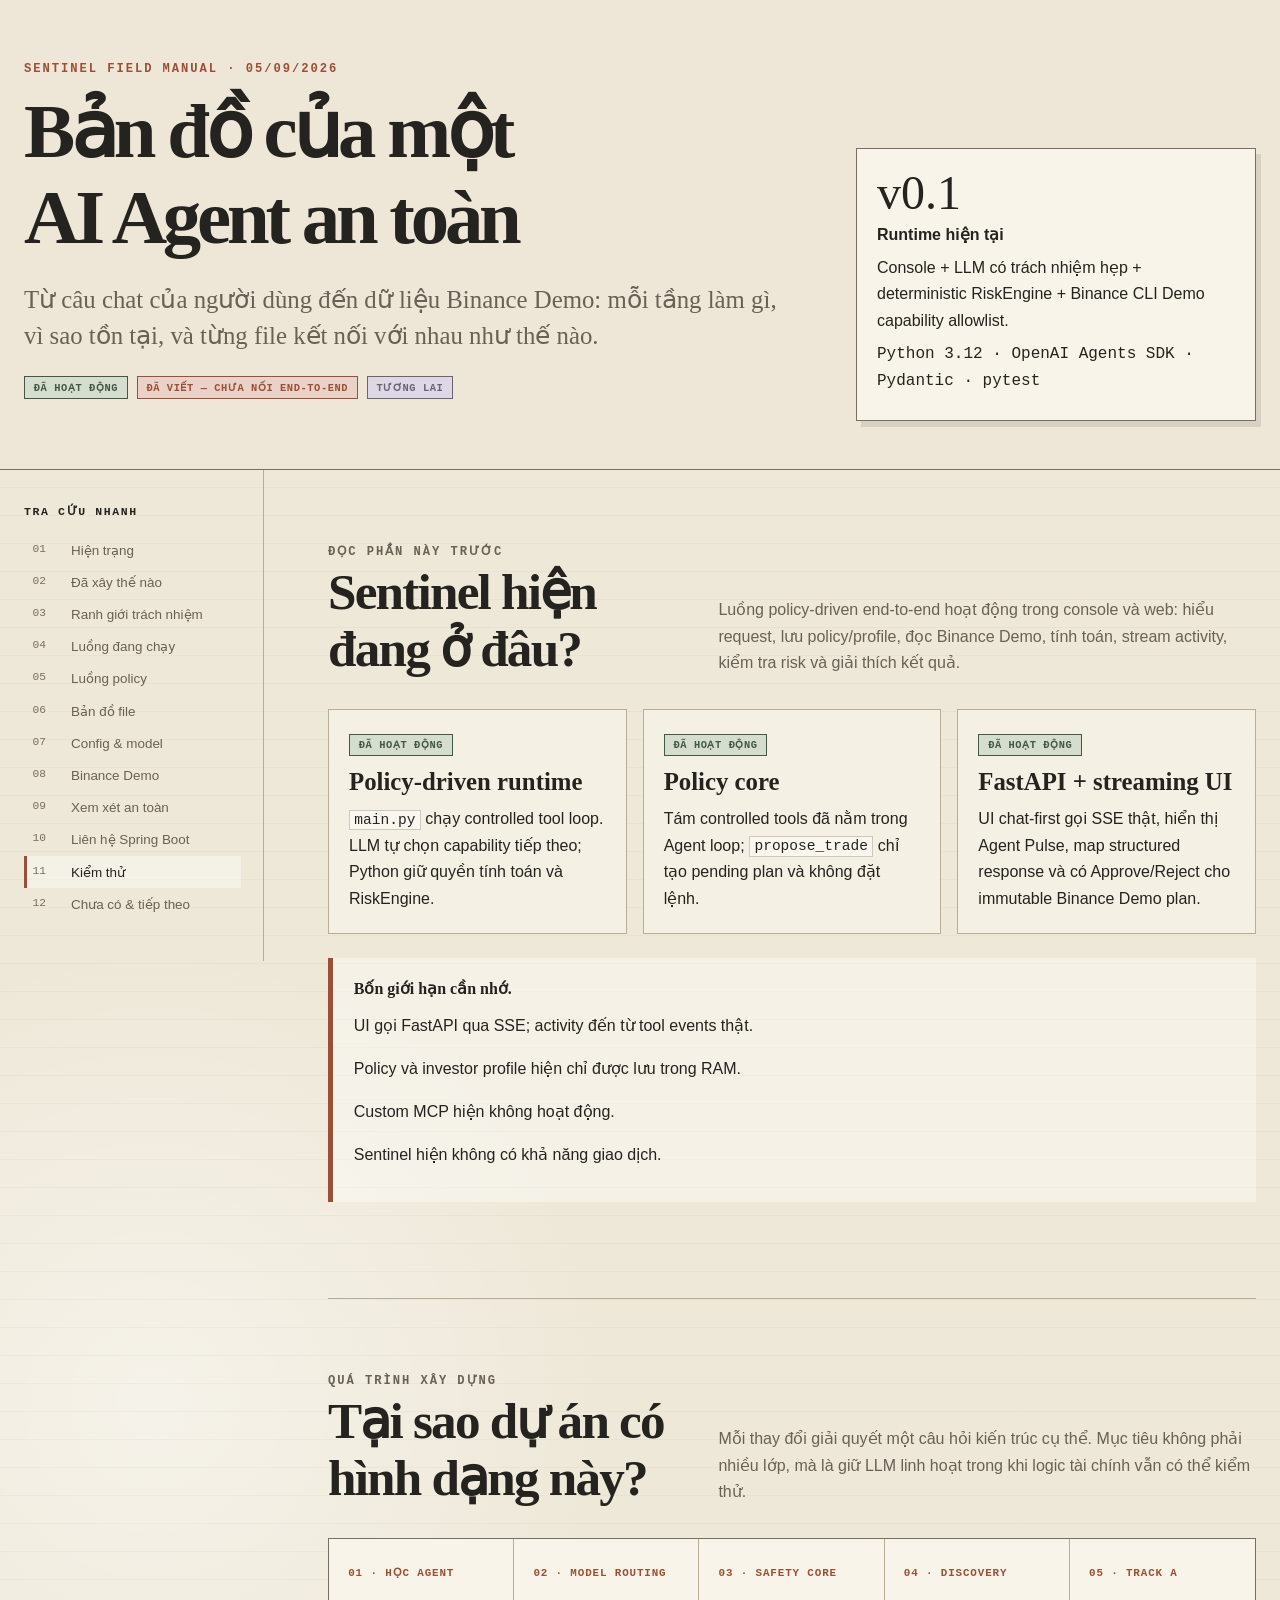
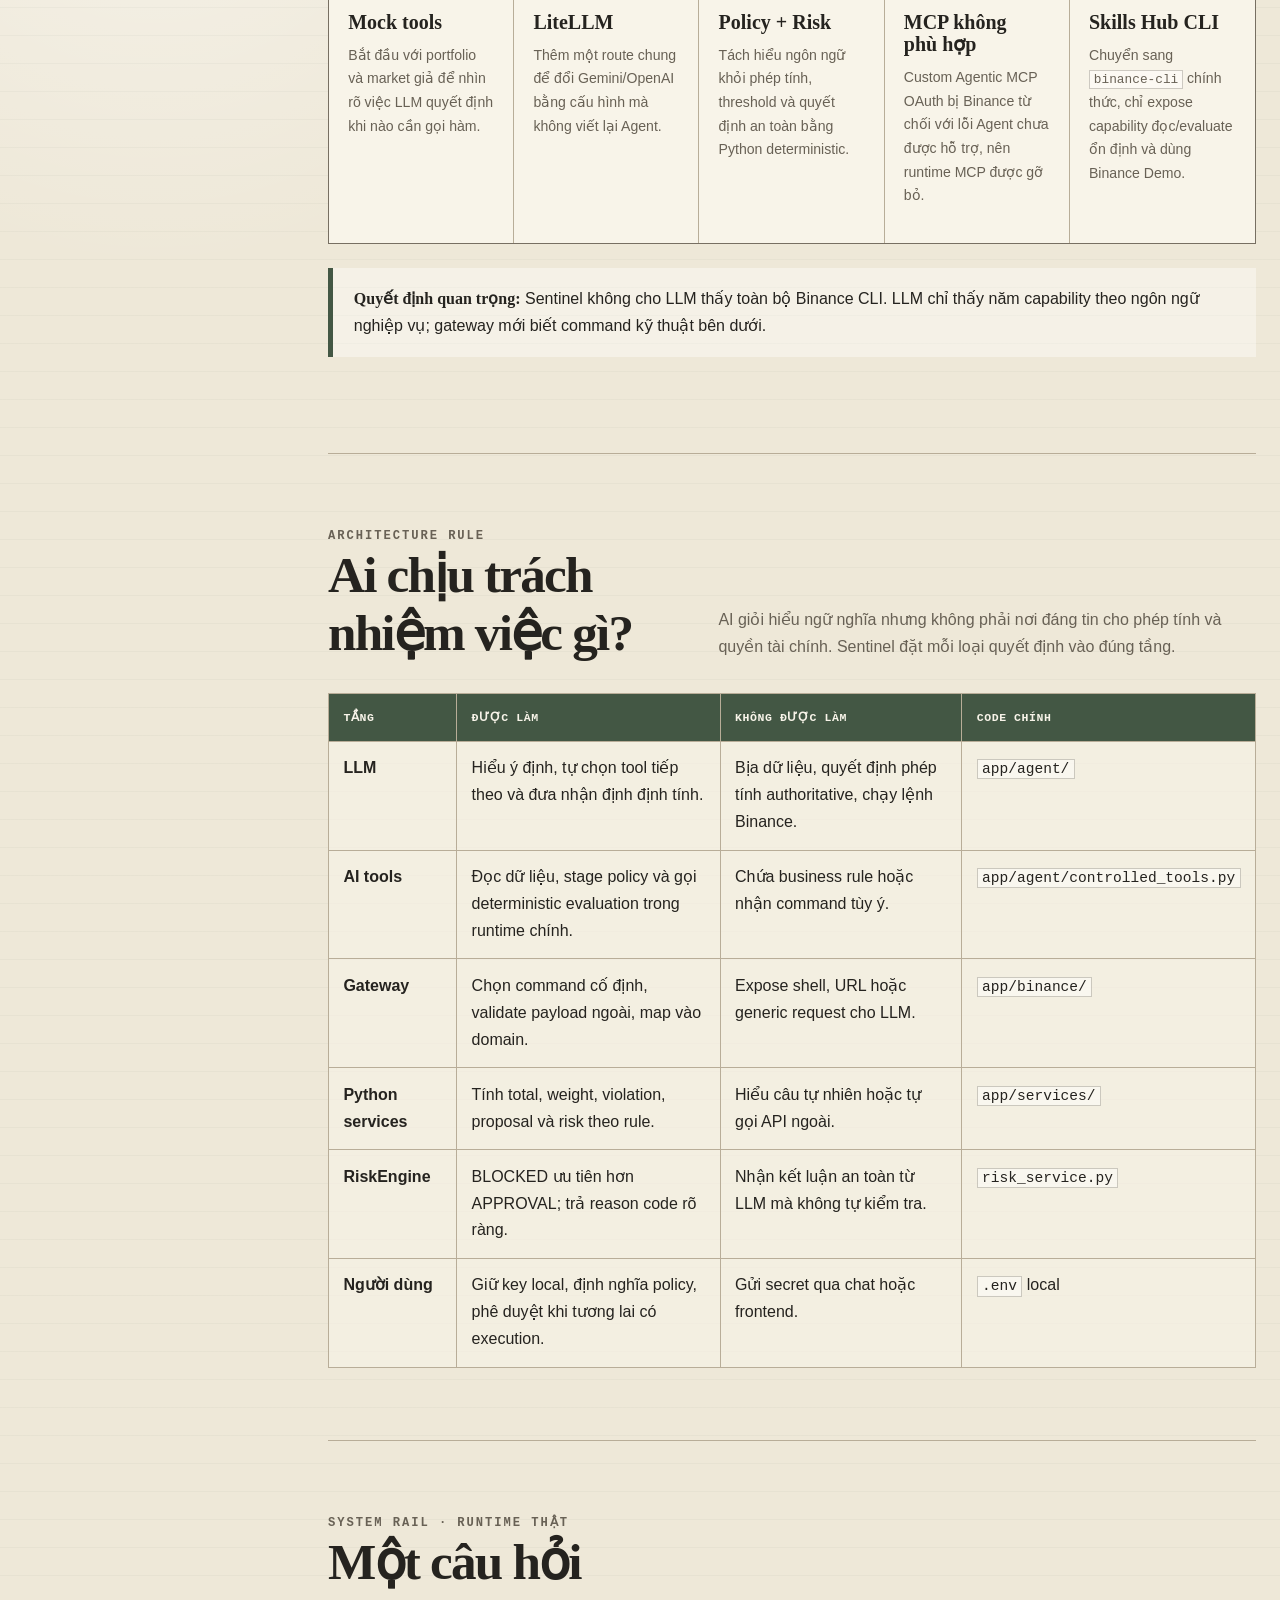
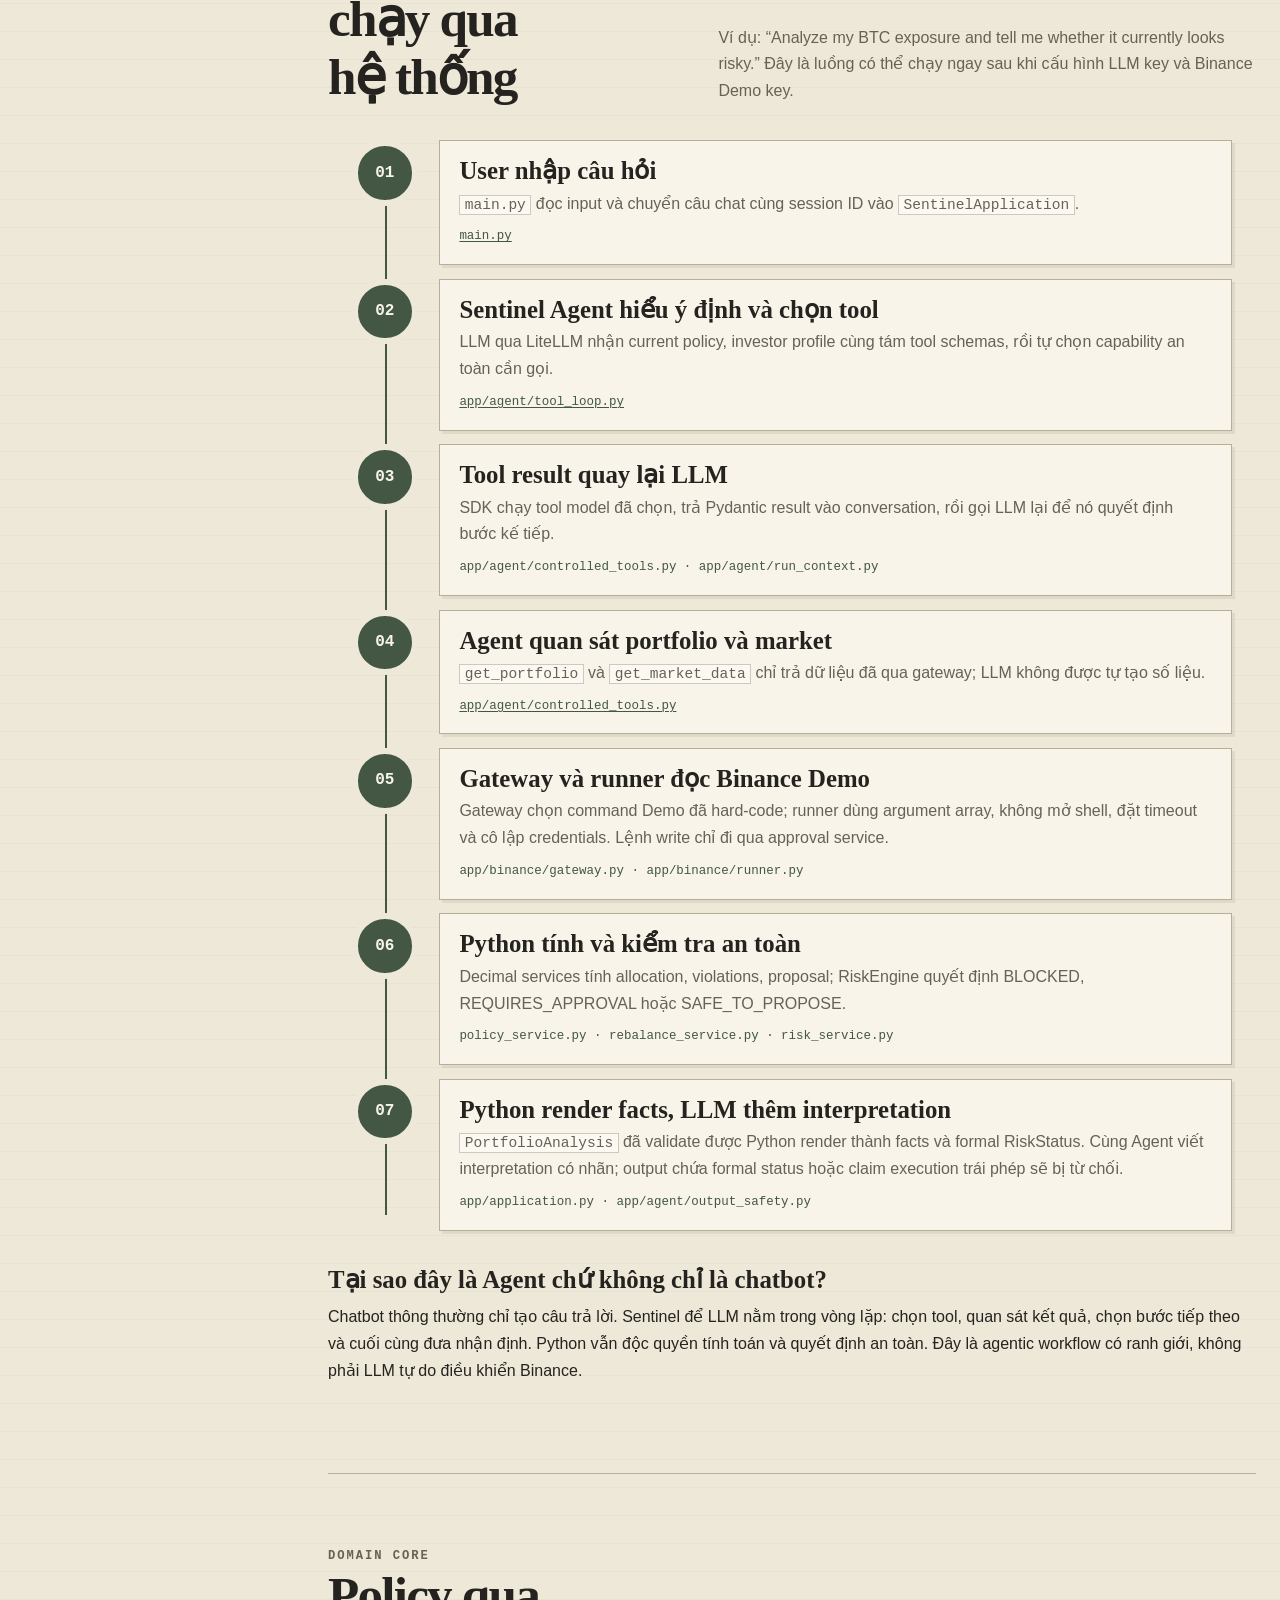
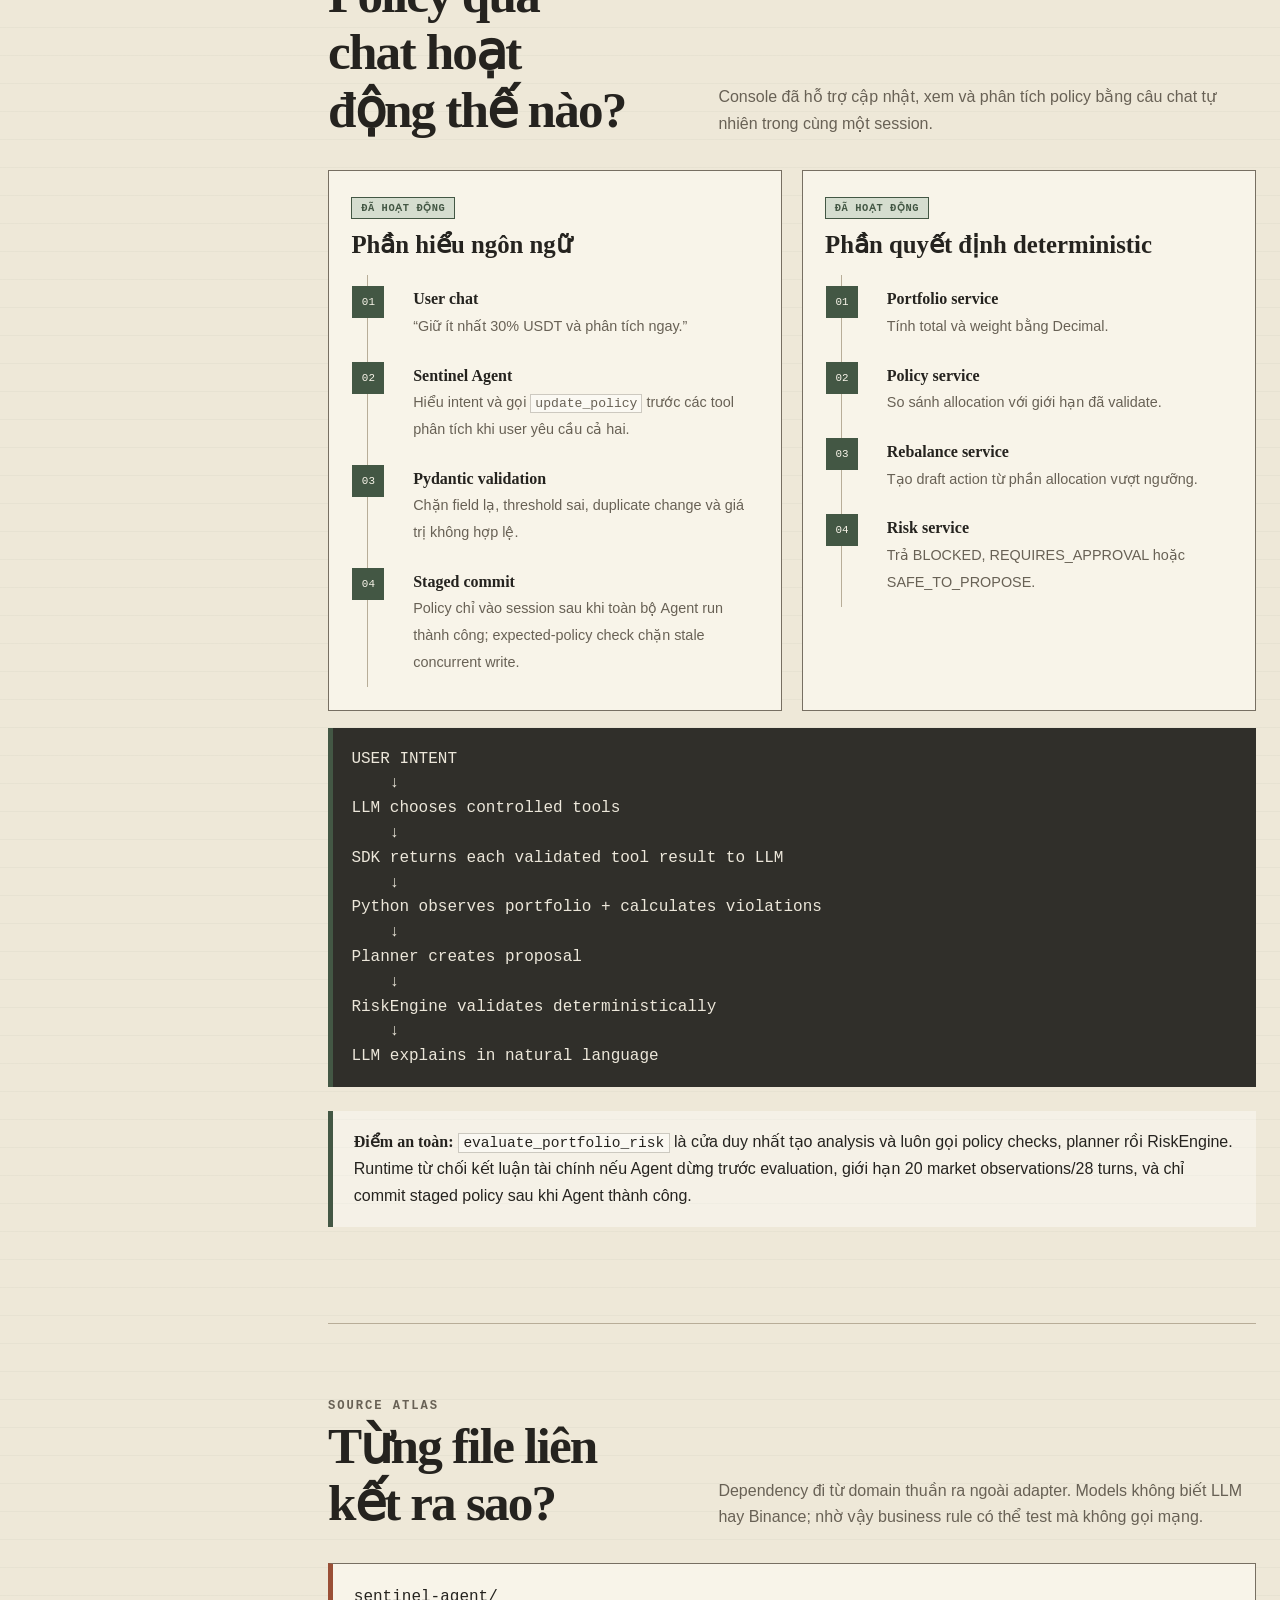
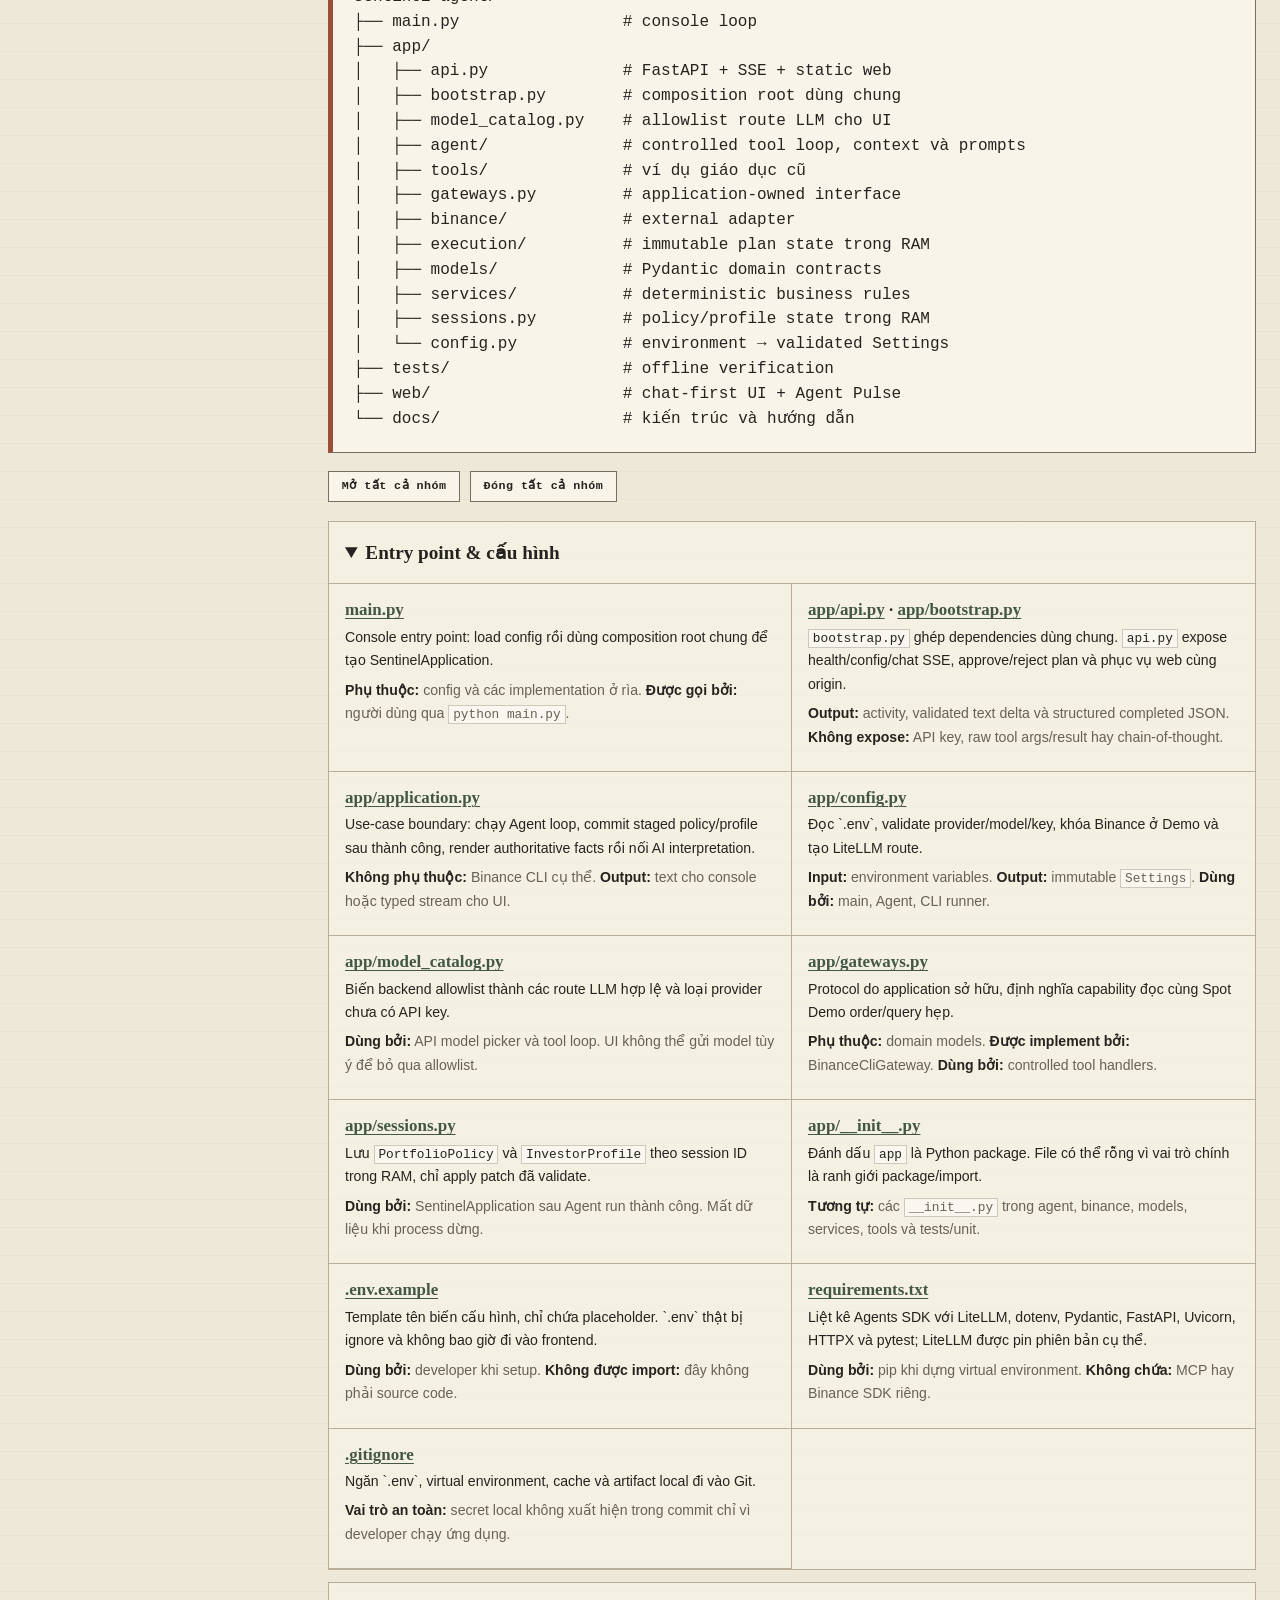
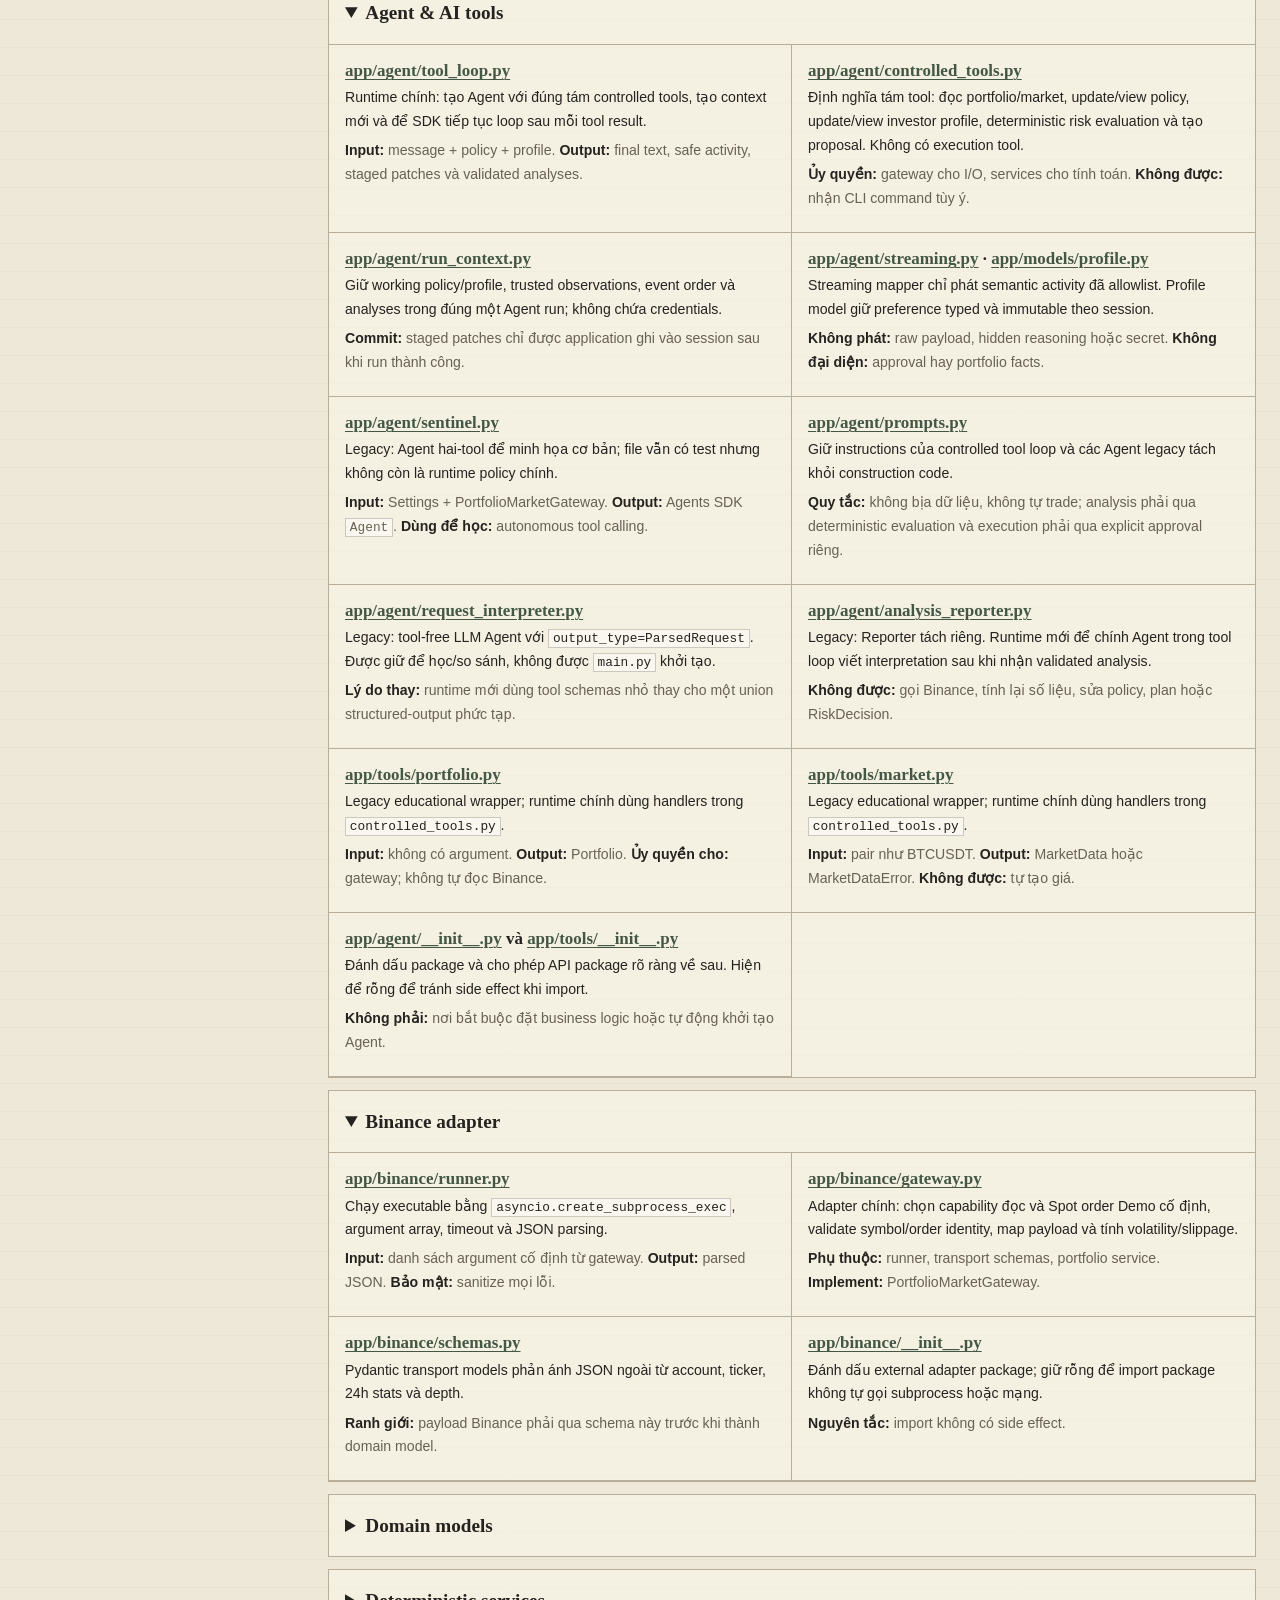
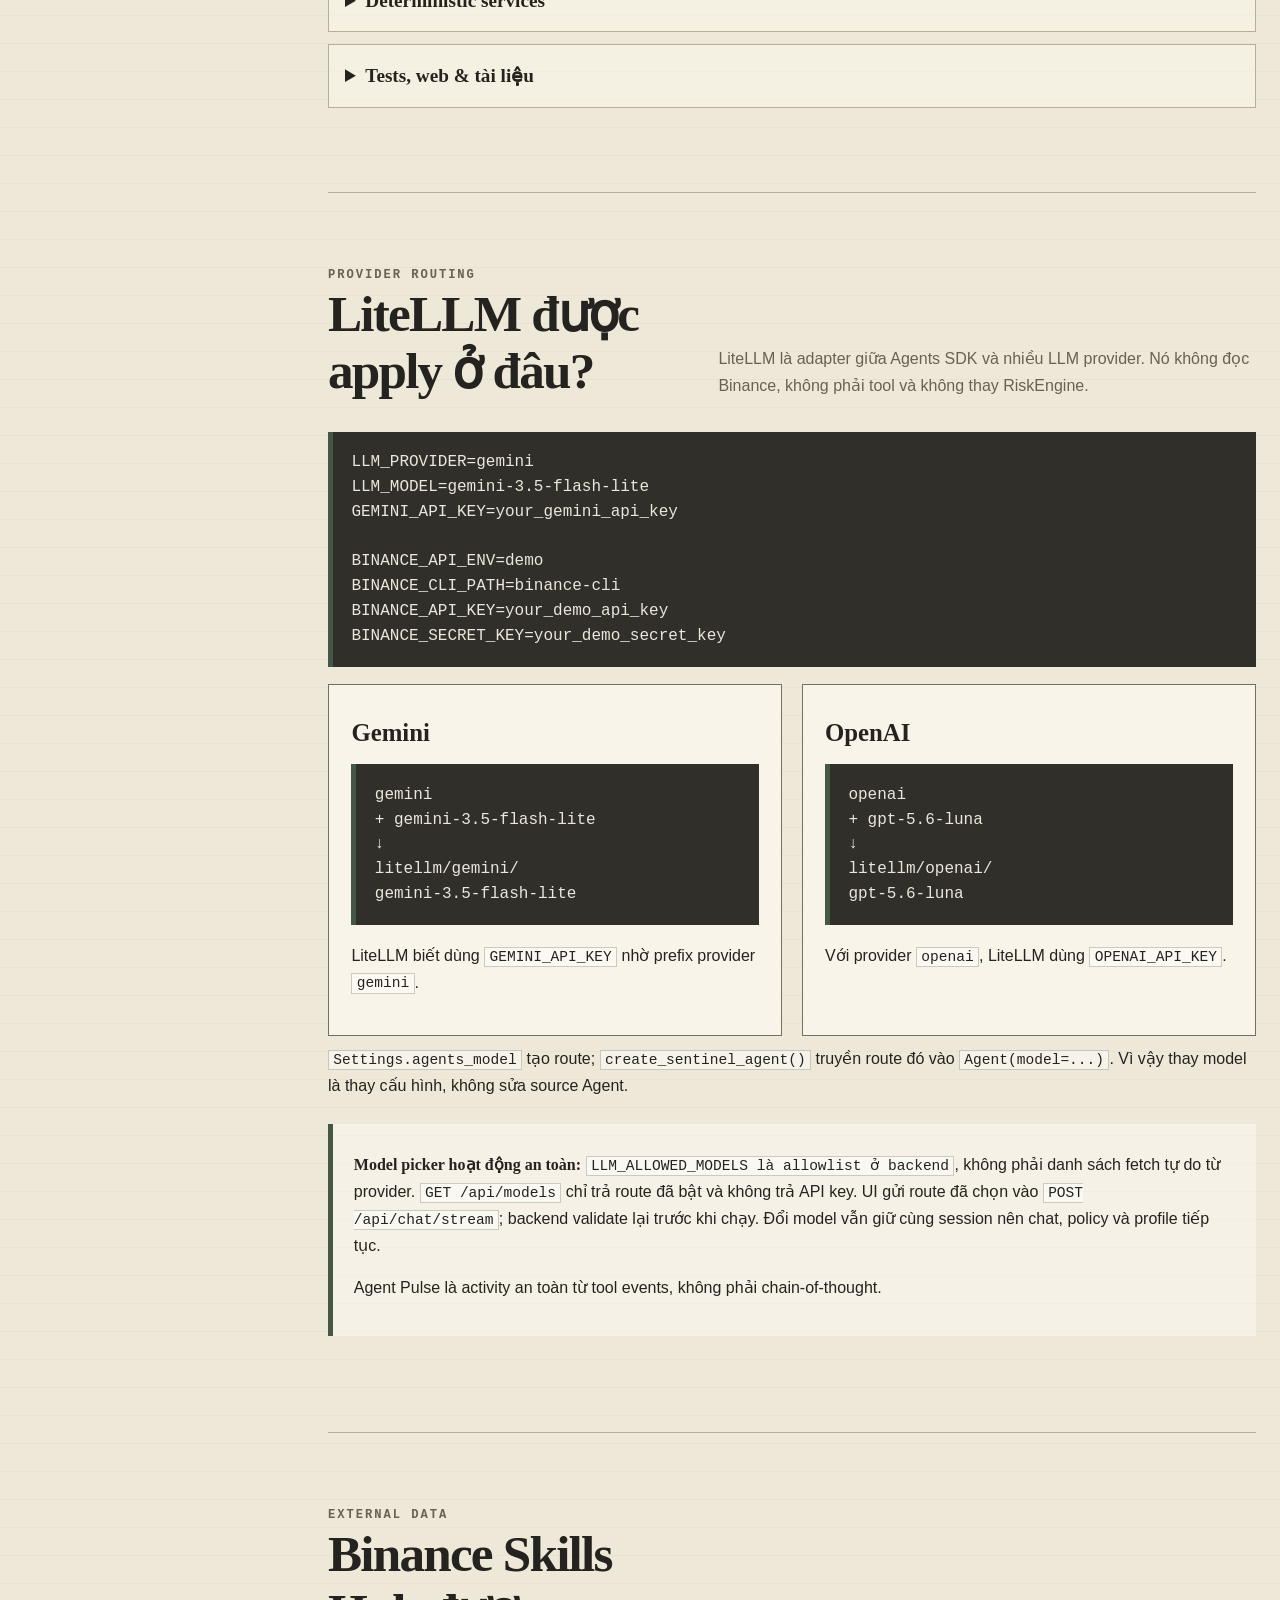
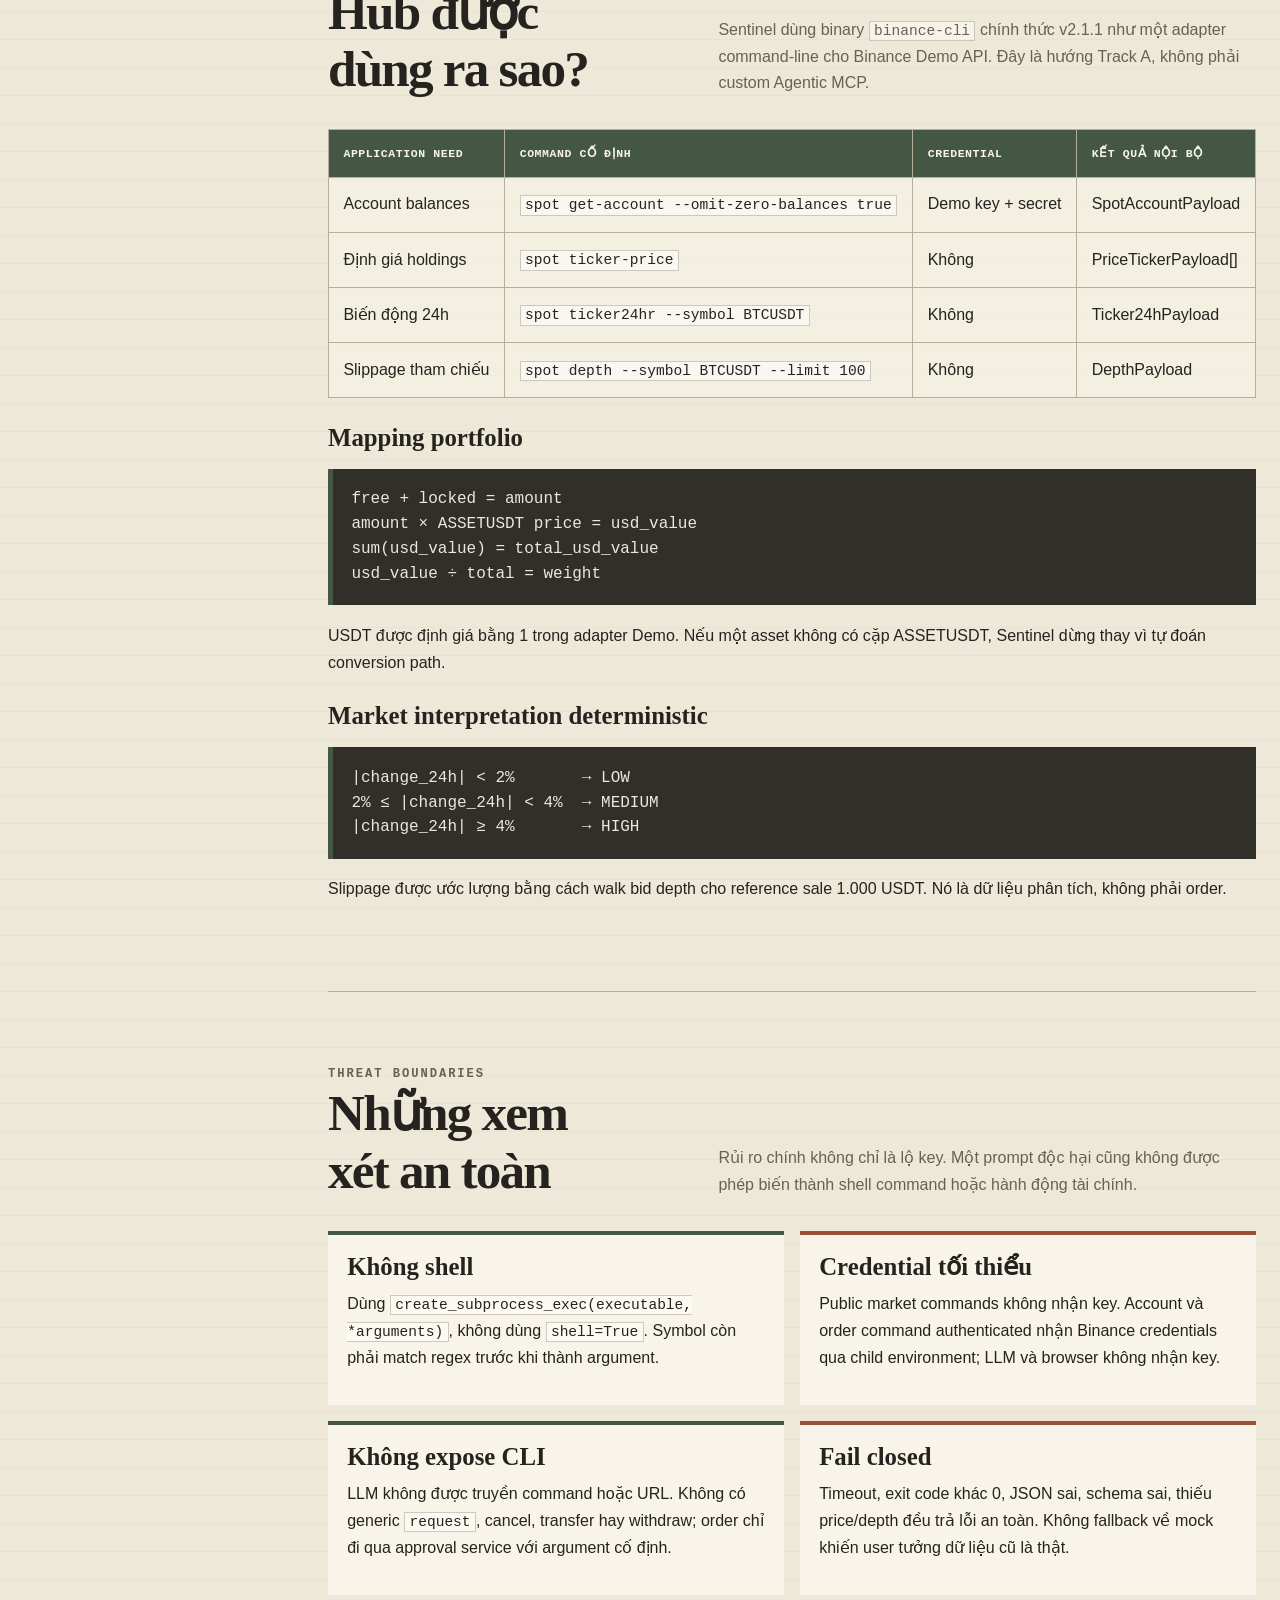
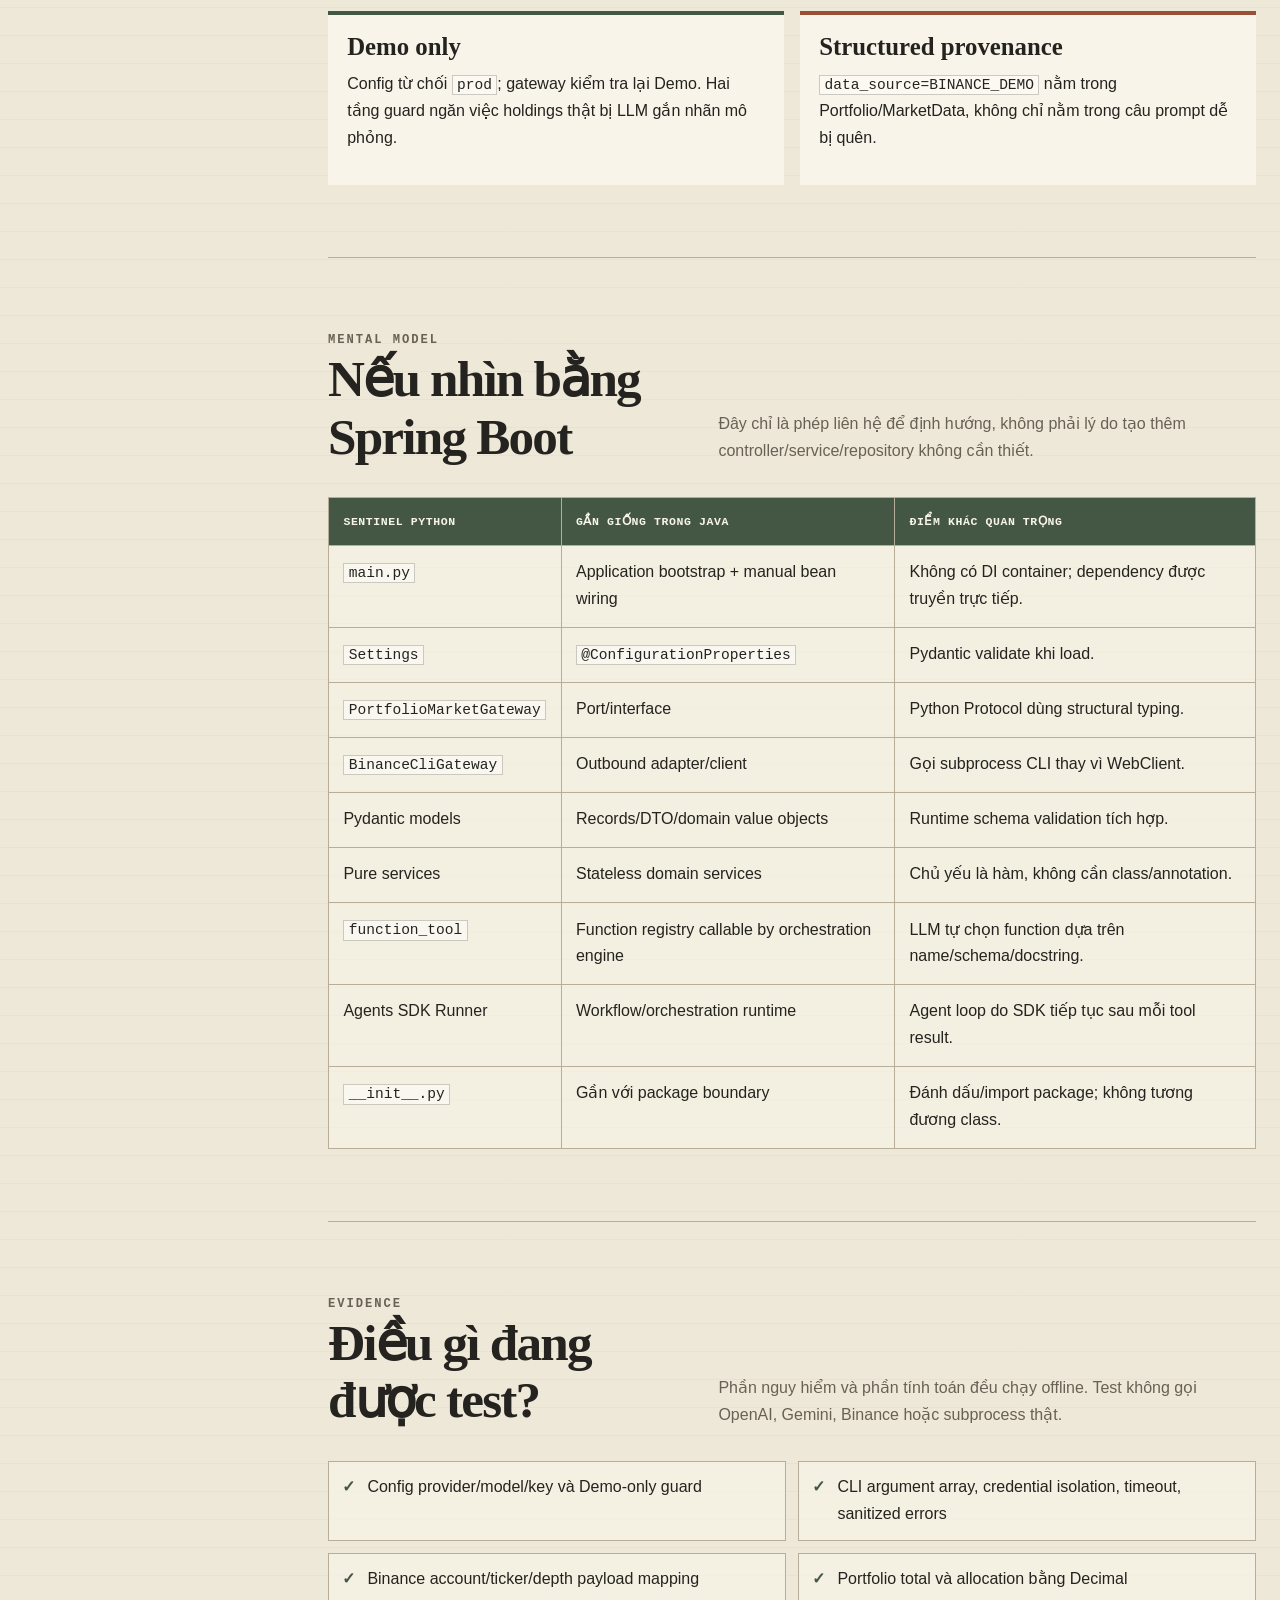
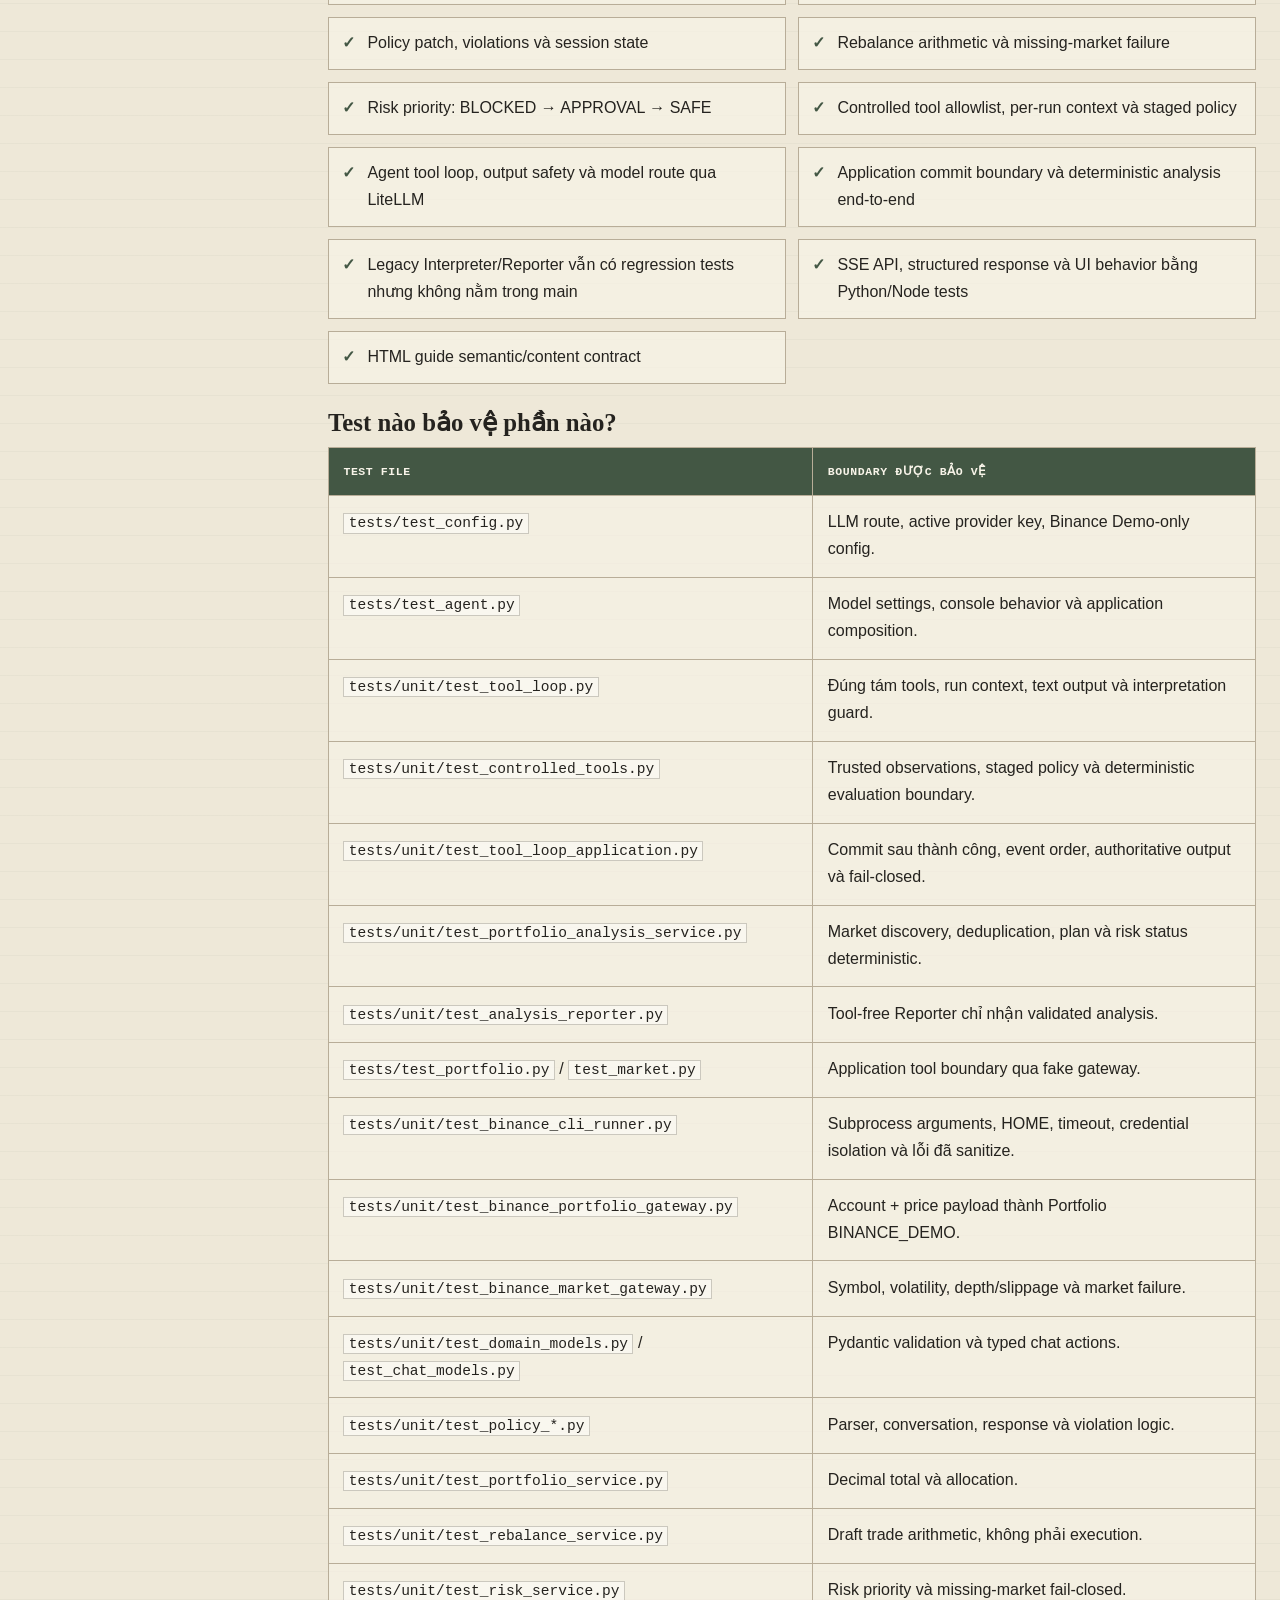
<file: docs/sentinel-project-guide.html>
<!doctype html>
<html lang="vi">
  <head>
    <meta charset="utf-8">
    <meta name="viewport" content="width=device-width, initial-scale=1">
    <meta name="color-scheme" content="light">
    <title>Sentinel — Sổ tay kiến trúc &amp; mã nguồn</title>
    <style>
      :root {
        --paper: #eee8d8;
        --paper-deep: #e2d9c4;
        --paper-light: #f8f4e9;
        --ink: #25231f;
        --muted: #686155;
        --olive: #435744;
        --olive-soft: #d5ddcf;
        --rust: #9a4f36;
        --rust-soft: #ead2c8;
        --rule: #b8ad98;
        --rule-dark: #776f62;
        --future: #6b6276;
        --future-soft: #ded8e4;
        --shadow: 5px 6px 0 rgb(59 52 42 / 12%);
        --serif: Georgia, "Times New Roman", Times, serif;
        --sans: "Avenir Next", Avenir, "Segoe UI", Arial, sans-serif;
        --mono: "SFMono-Regular", Consolas, "Liberation Mono", monospace;
      }

      * { box-sizing: border-box; }

      html {
        scroll-behavior: smooth;
        scroll-padding-top: 1.5rem;
      }

      body {
        margin: 0;
        color: var(--ink);
        background-color: var(--paper);
        background-image:
          repeating-linear-gradient(0deg, transparent 0 27px, rgb(67 87 68 / 4%) 27px 28px),
          radial-gradient(circle at 12% 8%, rgb(255 255 255 / 45%), transparent 29rem);
        font-family: var(--sans);
        font-size: 16px;
        line-height: 1.68;
      }

      a {
        color: var(--olive);
        text-decoration-thickness: 1px;
        text-underline-offset: 0.18em;
      }

      a:hover { color: var(--rust); }

      :focus-visible {
        outline: 3px solid var(--rust);
        outline-offset: 3px;
      }

      code, pre, .path, .utility, .status, .eyebrow, .rail-index {
        font-family: var(--mono);
      }

      code {
        padding: 0.08em 0.3em;
        background: rgb(255 255 255 / 45%);
        border: 1px solid rgb(119 111 98 / 35%);
        font-size: 0.91em;
      }

      pre {
        margin: 1.1rem 0;
        padding: 1.15rem;
        overflow-x: auto;
        color: #ece7da;
        background: #302f2a;
        border-left: 5px solid var(--olive);
        line-height: 1.55;
        white-space: pre;
      }

      .masthead {
        border-bottom: 1px solid var(--rule-dark);
        background: rgb(238 232 216 / 92%);
      }

      .masthead-inner {
        width: min(1440px, calc(100% - 3rem));
        margin: 0 auto;
        padding: 3.7rem 0 3rem;
        display: grid;
        grid-template-columns: minmax(0, 1fr) minmax(260px, 400px);
        gap: 3rem;
        align-items: end;
      }

      .eyebrow {
        margin: 0 0 0.6rem;
        color: var(--rust);
        font-size: 0.76rem;
        font-weight: 700;
        letter-spacing: 0.16em;
        text-transform: uppercase;
      }

      h1, h2, h3, h4 {
        font-family: var(--serif);
        line-height: 1.12;
        text-wrap: balance;
      }

      h1 {
        margin: 0;
        max-width: 840px;
        font-size: clamp(3rem, 6vw, 6.6rem);
        font-weight: 600;
        letter-spacing: -0.055em;
      }

      .lede {
        max-width: 760px;
        margin: 1.3rem 0 0;
        color: var(--muted);
        font-family: var(--serif);
        font-size: clamp(1.15rem, 2vw, 1.55rem);
        line-height: 1.45;
      }

      .issue-card {
        padding: 1.25rem;
        border: 1px solid var(--rule-dark);
        background: var(--paper-light);
        box-shadow: var(--shadow);
      }

      .issue-card p { margin: 0.35rem 0; }

      .issue-card .number {
        display: block;
        font-family: var(--serif);
        font-size: 3rem;
        line-height: 1;
      }

      .layout {
        width: min(1440px, calc(100% - 3rem));
        margin: 0 auto;
        display: grid;
        grid-template-columns: 240px minmax(0, 1fr);
        gap: clamp(2rem, 5vw, 5rem);
      }

      nav {
        position: sticky;
        top: 0;
        align-self: start;
        max-height: 100vh;
        overflow-y: auto;
        padding: 2rem 0 2.5rem;
        border-right: 1px solid var(--rule);
      }

      nav strong {
        display: block;
        margin-bottom: 0.8rem;
        font-family: var(--mono);
        font-size: 0.72rem;
        letter-spacing: 0.14em;
        text-transform: uppercase;
      }

      nav ol {
        margin: 0;
        padding: 0 1.4rem 0 0;
        list-style: none;
        counter-reset: nav;
      }

      nav li { counter-increment: nav; }

      nav a {
        display: grid;
        grid-template-columns: 2.2rem 1fr;
        gap: 0.2rem;
        padding: 0.46rem 0.35rem;
        color: var(--muted);
        text-decoration: none;
        border-left: 3px solid transparent;
        font-size: 0.84rem;
        line-height: 1.3;
      }

      nav a::before {
        content: counter(nav, decimal-leading-zero);
        color: var(--rule-dark);
        font-family: var(--mono);
        font-size: 0.7rem;
      }

      nav a:hover, nav a[aria-current="true"] {
        color: var(--ink);
        background: rgb(255 255 255 / 38%);
        border-left-color: var(--rust);
      }

      main {
        min-width: 0;
        padding: 0 0 6rem;
      }

      section {
        padding: 4.5rem 0;
        border-bottom: 1px solid var(--rule);
      }

      section:last-child { border-bottom: 0; }

      .section-head {
        display: grid;
        grid-template-columns: minmax(0, 0.8fr) minmax(280px, 1.2fr);
        gap: 2rem;
        align-items: end;
        margin-bottom: 2rem;
      }

      .section-head h2 {
        margin: 0;
        font-size: clamp(2.2rem, 4vw, 4rem);
        letter-spacing: -0.035em;
      }

      .section-head p {
        margin: 0;
        color: var(--muted);
      }

      h3 {
        margin: 1.6rem 0 0.65rem;
        font-size: 1.55rem;
      }

      h4 {
        margin: 0 0 0.4rem;
        font-size: 1.06rem;
      }

      p { margin: 0.65rem 0 1rem; }

      ul, ol { padding-left: 1.35rem; }

      .status-row {
        display: flex;
        flex-wrap: wrap;
        gap: 0.55rem;
        margin: 1.4rem 0;
      }

      .status {
        display: inline-flex;
        align-items: center;
        width: fit-content;
        padding: 0.28rem 0.55rem 0.22rem;
        border: 1px solid currentColor;
        font-size: 0.65rem;
        font-weight: 800;
        letter-spacing: 0.055em;
        line-height: 1.2;
      }

      .status.live { color: var(--olive); background: var(--olive-soft); }
      .status.partial { color: var(--rust); background: var(--rust-soft); }
      .status.future { color: var(--future); background: var(--future-soft); }

      .note, .warning {
        margin: 1.5rem 0;
        padding: 1.1rem 1.3rem;
        border-left: 5px solid var(--olive);
        background: rgb(255 255 255 / 38%);
      }

      .warning { border-left-color: var(--rust); }

      .note strong, .warning strong { font-family: var(--serif); }

      .cards {
        display: grid;
        grid-template-columns: repeat(3, minmax(0, 1fr));
        gap: 1rem;
      }

      .card {
        padding: 1.25rem;
        border: 1px solid var(--rule);
        background: rgb(248 244 233 / 72%);
      }

      .card h3 { margin-top: 0.65rem; }
      .card p:last-child { margin-bottom: 0; }

      .journey {
        display: grid;
        grid-template-columns: repeat(5, minmax(145px, 1fr));
        gap: 0;
        padding: 0;
        list-style: none;
        border: 1px solid var(--rule-dark);
        background: var(--paper-light);
      }

      .journey li {
        min-height: 230px;
        padding: 1.2rem;
        border-right: 1px solid var(--rule);
      }

      .journey li:last-child { border-right: 0; }

      .journey .phase {
        color: var(--rust);
        font-family: var(--mono);
        font-size: 0.68rem;
        font-weight: 700;
        letter-spacing: 0.08em;
      }

      .journey h3 { font-size: 1.25rem; }
      .journey p { color: var(--muted); font-size: 0.88rem; }

      .rail {
        position: relative;
        max-width: 880px;
        margin: 2.2rem auto;
        padding: 0;
        list-style: none;
      }

      .rail::before {
        content: "";
        position: absolute;
        top: 1rem;
        bottom: 1rem;
        left: 2.05rem;
        width: 2px;
        background: var(--olive);
      }

      .rail-item {
        position: relative;
        display: grid;
        grid-template-columns: 4.2rem minmax(0, 1fr);
        gap: 1.25rem;
        margin: 0 0 0.85rem;
      }

      .rail-index {
        position: relative;
        z-index: 1;
        display: grid;
        place-items: center;
        width: 4.1rem;
        height: 4.1rem;
        color: var(--paper-light);
        background: var(--olive);
        border: 6px solid var(--paper);
        border-radius: 50%;
        font-weight: 800;
      }

      .rail-body {
        padding: 1rem 1.2rem;
        border: 1px solid var(--rule);
        background: var(--paper-light);
        box-shadow: 3px 3px 0 rgb(59 52 42 / 8%);
      }

      .rail-body h3 { margin: 0; }
      .rail-body p { margin: 0.35rem 0 0; color: var(--muted); }

      .path {
        display: inline-block;
        margin-top: 0.55rem;
        color: var(--olive);
        font-size: 0.78rem;
      }

      .split-flow {
        display: grid;
        grid-template-columns: repeat(2, minmax(0, 1fr));
        gap: 1.2rem;
      }

      .flow-panel {
        padding: 1.4rem;
        border: 1px solid var(--rule-dark);
        background: var(--paper-light);
      }

      .flow-panel h3 { margin-top: 0.7rem; }

      .flow-list {
        margin: 1rem 0 0;
        padding: 0;
        list-style: none;
        counter-reset: flow;
      }

      .flow-list li {
        position: relative;
        counter-increment: flow;
        margin-left: 1rem;
        padding: 0.7rem 0 0.7rem 2.8rem;
        border-left: 1px solid var(--rule);
      }

      .flow-list li::before {
        content: counter(flow, decimal-leading-zero);
        position: absolute;
        left: -1rem;
        top: 0.65rem;
        width: 2rem;
        height: 2rem;
        display: grid;
        place-items: center;
        color: var(--paper-light);
        background: var(--olive);
        font-family: var(--mono);
        font-size: 0.68rem;
      }

      .flow-list strong { display: block; font-family: var(--serif); }
      .flow-list span { color: var(--muted); font-size: 0.9rem; }

      .table-wrap { overflow-x: auto; }

      table {
        width: 100%;
        border-collapse: collapse;
        background: rgb(248 244 233 / 58%);
      }

      th, td {
        padding: 0.85rem 0.9rem;
        border: 1px solid var(--rule);
        text-align: left;
        vertical-align: top;
      }

      th {
        color: var(--paper-light);
        background: var(--olive);
        font-family: var(--mono);
        font-size: 0.72rem;
        letter-spacing: 0.05em;
        text-transform: uppercase;
      }

      .tree {
        padding: 1.3rem;
        color: var(--ink);
        background: var(--paper-light);
        border: 1px solid var(--rule-dark);
        border-left: 5px solid var(--rust);
      }

      .file-toolbar {
        display: flex;
        flex-wrap: wrap;
        gap: 0.6rem;
        margin: 1rem 0 1.2rem;
      }

      button {
        padding: 0.55rem 0.8rem;
        color: var(--ink);
        background: var(--paper-light);
        border: 1px solid var(--rule-dark);
        border-radius: 0;
        font: 700 0.73rem/1 var(--mono);
        letter-spacing: 0.04em;
        cursor: pointer;
      }

      button:hover { color: var(--paper-light); background: var(--olive); }

      details {
        margin-bottom: 0.75rem;
        border: 1px solid var(--rule);
        background: rgb(248 244 233 / 65%);
      }

      summary {
        padding: 0.9rem 1rem;
        cursor: pointer;
        font-family: var(--serif);
        font-size: 1.2rem;
        font-weight: 700;
      }

      details[open] summary { border-bottom: 1px solid var(--rule); }

      .file-list {
        display: grid;
        grid-template-columns: repeat(2, minmax(0, 1fr));
        gap: 0;
      }

      .file {
        min-width: 0;
        padding: 1rem;
        border-right: 1px solid var(--rule);
        border-bottom: 1px solid var(--rule);
      }

      .file:nth-child(even) { border-right: 0; }
      .file h4 a { overflow-wrap: anywhere; }
      .file p { margin: 0.35rem 0; font-size: 0.88rem; }
      .file .relation { color: var(--muted); }
      .file .relation strong { color: var(--ink); }

      .decision-grid {
        display: grid;
        grid-template-columns: repeat(2, minmax(0, 1fr));
        gap: 1rem;
      }

      .decision {
        padding: 1.1rem 1.2rem;
        border-top: 4px solid var(--olive);
        background: var(--paper-light);
      }

      .decision:nth-child(even) { border-top-color: var(--rust); }
      .decision h3 { margin-top: 0; }

      .checklist {
        display: grid;
        grid-template-columns: repeat(2, minmax(0, 1fr));
        gap: 0.75rem;
        padding: 0;
        list-style: none;
      }

      .checklist li {
        padding: 0.75rem 0.85rem 0.75rem 2.4rem;
        position: relative;
        background: rgb(248 244 233 / 65%);
        border: 1px solid var(--rule);
      }

      .checklist li::before {
        content: "✓";
        position: absolute;
        left: 0.8rem;
        color: var(--olive);
        font-weight: 900;
      }

      footer {
        padding: 2rem 1.5rem;
        color: var(--paper-light);
        background: var(--ink);
      }

      .footer-inner {
        width: min(1440px, 100%);
        margin: 0 auto;
        display: flex;
        justify-content: space-between;
        gap: 2rem;
      }

      footer p { margin: 0; font-size: 0.85rem; }

      @media (max-width: 1060px) {
        .masthead-inner { grid-template-columns: 1fr; gap: 1.5rem; }
        .layout { grid-template-columns: 1fr; }
        nav {
          position: relative;
          max-height: none;
          padding: 1rem 0;
          border-right: 0;
          border-bottom: 1px solid var(--rule);
        }
        nav ol { display: flex; overflow-x: auto; padding: 0 0 0.6rem; }
        nav li { flex: 0 0 auto; }
        nav a { grid-template-columns: auto 1fr; min-width: max-content; }
        .journey { grid-template-columns: 1fr 1fr; }
        .journey li { min-height: auto; border-bottom: 1px solid var(--rule); }
      }

      @media (max-width: 760px) {
        body { font-size: 15px; }
        .masthead-inner, .layout { width: min(100% - 1.4rem, 1440px); }
        .masthead-inner { padding: 2.3rem 0; }
        .section-head, .cards, .split-flow, .decision-grid,
        .file-list, .checklist { grid-template-columns: 1fr; }
        section { padding: 3.2rem 0; }
        .journey { grid-template-columns: 1fr; }
        .journey li { border-right: 0; }
        .file { border-right: 0; }
        .rail-item { grid-template-columns: 3.3rem minmax(0, 1fr); gap: 0.7rem; }
        .rail::before { left: 1.62rem; }
        .rail-index { width: 3.25rem; height: 3.25rem; border-width: 4px; }
        .footer-inner { flex-direction: column; }
      }

      @media (prefers-reduced-motion: reduce) {
        html { scroll-behavior: auto; }
      }

      @media print {
        body { background: white; color: black; font-size: 10.5pt; }
        .masthead-inner, .layout, .footer-inner { width: 100%; }
        .layout { display: block; }
        nav, .file-toolbar { display: none; }
        main { padding: 0; }
        section { padding: 1.2rem 0; break-inside: avoid; }
        details { break-inside: avoid; }
        details:not([open]) > *:not(summary) { display: block; }
        .card, .rail-body, .issue-card { box-shadow: none; }
        footer { color: black; background: white; border-top: 1px solid black; }
        a { color: black; text-decoration: none; }
      }
    </style>
  </head>
  <body>
    <header class="masthead">
      <div class="masthead-inner">
        <div>
          <p class="eyebrow">Sentinel field manual · 05/09/2026</p>
          <h1>Bản đồ của một AI Agent an toàn</h1>
          <p class="lede">Từ câu chat của người dùng đến dữ liệu Binance Demo: mỗi tầng làm gì, vì sao tồn tại, và từng file kết nối với nhau như thế nào.</p>
          <div class="status-row" aria-label="Trạng thái tài liệu">
            <span class="status live">ĐÃ HOẠT ĐỘNG</span>
            <span class="status partial">ĐÃ VIẾT — CHƯA NỐI END-TO-END</span>
            <span class="status future">TƯƠNG LAI</span>
          </div>
        </div>
        <aside class="issue-card" aria-label="Tóm tắt phiên bản">
          <span class="number">v0.1</span>
          <p><strong>Runtime hiện tại</strong></p>
          <p>Console + LLM có trách nhiệm hẹp + deterministic RiskEngine + Binance CLI Demo capability allowlist.</p>
          <p class="utility">Python 3.12 · OpenAI Agents SDK · Pydantic · pytest</p>
        </aside>
      </div>
    </header>

    <div class="layout">
      <nav aria-label="Mục lục">
        <strong>Tra cứu nhanh</strong>
        <ol>
          <li><a href="#hien-trang">Hiện trạng</a></li>
          <li><a href="#hanh-trinh">Đã xây thế nào</a></li>
          <li><a href="#ranh-gioi">Ranh giới trách nhiệm</a></li>
          <li><a href="#runtime">Luồng đang chạy</a></li>
          <li><a href="#policy">Luồng policy</a></li>
          <li><a href="#file-map">Bản đồ file</a></li>
          <li><a href="#config">Config &amp; model</a></li>
          <li><a href="#binance">Binance Demo</a></li>
          <li><a href="#bao-mat">Xem xét an toàn</a></li>
          <li><a href="#java">Liên hệ Spring Boot</a></li>
          <li><a href="#kiem-thu">Kiểm thử</a></li>
          <li><a href="#tiep-theo">Chưa có &amp; tiếp theo</a></li>
        </ol>
      </nav>

      <main>
        <section id="hien-trang">
          <div class="section-head">
            <div>
              <p class="eyebrow">Đọc phần này trước</p>
              <h2>Sentinel hiện đang ở đâu?</h2>
            </div>
            <p>Luồng policy-driven end-to-end hoạt động trong console và web: hiểu request, lưu policy/profile, đọc Binance Demo, tính toán, stream activity, kiểm tra risk và giải thích kết quả.</p>
          </div>

          <div class="cards">
            <article class="card">
              <span class="status live">ĐÃ HOẠT ĐỘNG</span>
              <h3>Policy-driven runtime</h3>
              <p><code>main.py</code> chạy controlled tool loop. LLM tự chọn capability tiếp theo; Python giữ quyền tính toán và RiskEngine.</p>
            </article>
            <article class="card">
              <span class="status live">ĐÃ HOẠT ĐỘNG</span>
              <h3>Policy core</h3>
              <p>Tám controlled tools đã nằm trong Agent loop; <code>propose_trade</code> chỉ tạo pending plan và không đặt lệnh.</p>
            </article>
            <article class="card">
              <span class="status live">ĐÃ HOẠT ĐỘNG</span>
              <h3>FastAPI + streaming UI</h3>
              <p>UI chat-first gọi SSE thật, hiển thị Agent Pulse, map structured response và có Approve/Reject cho immutable Binance Demo plan.</p>
            </article>
          </div>

          <div class="warning">
            <strong>Bốn giới hạn cần nhớ.</strong>
            <p>UI gọi FastAPI qua SSE; activity đến từ tool events thật.</p>
            <p>Policy và investor profile hiện chỉ được lưu trong RAM.</p>
            <p>Custom MCP hiện không hoạt động.</p>
            <p>Sentinel hiện không có khả năng giao dịch.</p>
          </div>
        </section>

        <section id="hanh-trinh">
          <div class="section-head">
            <div>
              <p class="eyebrow">Quá trình xây dựng</p>
              <h2>Tại sao dự án có hình dạng này?</h2>
            </div>
            <p>Mỗi thay đổi giải quyết một câu hỏi kiến trúc cụ thể. Mục tiêu không phải nhiều lớp, mà là giữ LLM linh hoạt trong khi logic tài chính vẫn có thể kiểm thử.</p>
          </div>

          <ol class="journey">
            <li>
              <span class="phase">01 · HỌC AGENT</span>
              <h3>Mock tools</h3>
              <p>Bắt đầu với portfolio và market giả để nhìn rõ việc LLM quyết định khi nào cần gọi hàm.</p>
            </li>
            <li>
              <span class="phase">02 · MODEL ROUTING</span>
              <h3>LiteLLM</h3>
              <p>Thêm một route chung để đổi Gemini/OpenAI bằng cấu hình mà không viết lại Agent.</p>
            </li>
            <li>
              <span class="phase">03 · SAFETY CORE</span>
              <h3>Policy + Risk</h3>
              <p>Tách hiểu ngôn ngữ khỏi phép tính, threshold và quyết định an toàn bằng Python deterministic.</p>
            </li>
            <li>
              <span class="phase">04 · DISCOVERY</span>
              <h3>MCP không phù hợp</h3>
              <p>Custom Agentic MCP OAuth bị Binance từ chối với lỗi Agent chưa được hỗ trợ, nên runtime MCP được gỡ bỏ.</p>
            </li>
            <li>
              <span class="phase">05 · TRACK A</span>
              <h3>Skills Hub CLI</h3>
              <p>Chuyển sang <code>binance-cli</code> chính thức, chỉ expose capability đọc/evaluate ổn định và dùng Binance Demo.</p>
            </li>
          </ol>

          <div class="note">
            <strong>Quyết định quan trọng:</strong> Sentinel không cho LLM thấy toàn bộ Binance CLI. LLM chỉ thấy năm capability theo ngôn ngữ nghiệp vụ; gateway mới biết command kỹ thuật bên dưới.
          </div>
        </section>

        <section id="ranh-gioi">
          <div class="section-head">
            <div>
              <p class="eyebrow">Architecture rule</p>
              <h2>Ai chịu trách nhiệm việc gì?</h2>
            </div>
            <p>AI giỏi hiểu ngữ nghĩa nhưng không phải nơi đáng tin cho phép tính và quyền tài chính. Sentinel đặt mỗi loại quyết định vào đúng tầng.</p>
          </div>

          <div class="table-wrap">
            <table>
              <thead>
                <tr><th>Tầng</th><th>Được làm</th><th>Không được làm</th><th>Code chính</th></tr>
              </thead>
              <tbody>
                <tr>
                  <td><strong>LLM</strong></td>
                  <td>Hiểu ý định, tự chọn tool tiếp theo và đưa nhận định định tính.</td>
                  <td>Bịa dữ liệu, quyết định phép tính authoritative, chạy lệnh Binance.</td>
                  <td><code>app/agent/</code></td>
                </tr>
                <tr>
                  <td><strong>AI tools</strong></td>
                  <td>Đọc dữ liệu, stage policy và gọi deterministic evaluation trong runtime chính.</td>
                  <td>Chứa business rule hoặc nhận command tùy ý.</td>
                  <td><code>app/agent/controlled_tools.py</code></td>
                </tr>
                <tr>
                  <td><strong>Gateway</strong></td>
                  <td>Chọn command cố định, validate payload ngoài, map vào domain.</td>
                  <td>Expose shell, URL hoặc generic request cho LLM.</td>
                  <td><code>app/binance/</code></td>
                </tr>
                <tr>
                  <td><strong>Python services</strong></td>
                  <td>Tính total, weight, violation, proposal và risk theo rule.</td>
                  <td>Hiểu câu tự nhiên hoặc tự gọi API ngoài.</td>
                  <td><code>app/services/</code></td>
                </tr>
                <tr>
                  <td><strong>RiskEngine</strong></td>
                  <td>BLOCKED ưu tiên hơn APPROVAL; trả reason code rõ ràng.</td>
                  <td>Nhận kết luận an toàn từ LLM mà không tự kiểm tra.</td>
                  <td><code>risk_service.py</code></td>
                </tr>
                <tr>
                  <td><strong>Người dùng</strong></td>
                  <td>Giữ key local, định nghĩa policy, phê duyệt khi tương lai có execution.</td>
                  <td>Gửi secret qua chat hoặc frontend.</td>
                  <td><code>.env</code> local</td>
                </tr>
              </tbody>
            </table>
          </div>
        </section>

        <section id="runtime">
          <div class="section-head">
            <div>
              <p class="eyebrow">System rail · runtime thật</p>
              <h2>Một câu hỏi chạy qua hệ thống</h2>
            </div>
            <p>Ví dụ: “Analyze my BTC exposure and tell me whether it currently looks risky.” Đây là luồng có thể chạy ngay sau khi cấu hình LLM key và Binance Demo key.</p>
          </div>

          <ol class="rail">
            <li class="rail-item">
              <span class="rail-index">01</span>
              <div class="rail-body">
                <h3>User nhập câu hỏi</h3>
                <p><code>main.py</code> đọc input và chuyển câu chat cùng session ID vào <code>SentinelApplication</code>.</p>
                <a class="path" href="../main.py">main.py</a>
              </div>
            </li>
            <li class="rail-item">
              <span class="rail-index">02</span>
              <div class="rail-body">
                <h3>Sentinel Agent hiểu ý định và chọn tool</h3>
                <p>LLM qua LiteLLM nhận current policy, investor profile cùng tám tool schemas, rồi tự chọn capability an toàn cần gọi.</p>
                <a class="path" href="../app/agent/tool_loop.py">app/agent/tool_loop.py</a>
              </div>
            </li>
            <li class="rail-item">
              <span class="rail-index">03</span>
              <div class="rail-body">
                <h3>Tool result quay lại LLM</h3>
                <p>SDK chạy tool model đã chọn, trả Pydantic result vào conversation, rồi gọi LLM lại để nó quyết định bước kế tiếp.</p>
                <span class="path">app/agent/controlled_tools.py · app/agent/run_context.py</span>
              </div>
            </li>
            <li class="rail-item">
              <span class="rail-index">04</span>
              <div class="rail-body">
                <h3>Agent quan sát portfolio và market</h3>
                <p><code>get_portfolio</code> và <code>get_market_data</code> chỉ trả dữ liệu đã qua gateway; LLM không được tự tạo số liệu.</p>
                <a class="path" href="../app/agent/controlled_tools.py">app/agent/controlled_tools.py</a>
              </div>
            </li>
            <li class="rail-item">
              <span class="rail-index">05</span>
              <div class="rail-body">
                <h3>Gateway và runner đọc Binance Demo</h3>
                <p>Gateway chọn command Demo đã hard-code; runner dùng argument array, không mở shell, đặt timeout và cô lập credentials. Lệnh write chỉ đi qua approval service.</p>
                <span class="path">app/binance/gateway.py · app/binance/runner.py</span>
              </div>
            </li>
            <li class="rail-item">
              <span class="rail-index">06</span>
              <div class="rail-body">
                <h3>Python tính và kiểm tra an toàn</h3>
                <p>Decimal services tính allocation, violations, proposal; RiskEngine quyết định BLOCKED, REQUIRES_APPROVAL hoặc SAFE_TO_PROPOSE.</p>
                <span class="path">policy_service.py · rebalance_service.py · risk_service.py</span>
              </div>
            </li>
            <li class="rail-item">
              <span class="rail-index">07</span>
              <div class="rail-body">
                <h3>Python render facts, LLM thêm interpretation</h3>
                <p><code>PortfolioAnalysis</code> đã validate được Python render thành facts và formal RiskStatus. Cùng Agent viết interpretation có nhãn; output chứa formal status hoặc claim execution trái phép sẽ bị từ chối.</p>
                <span class="path">app/application.py · app/agent/output_safety.py</span>
              </div>
            </li>
          </ol>

          <h3>Tại sao đây là Agent chứ không chỉ là chatbot?</h3>
          <p>Chatbot thông thường chỉ tạo câu trả lời. Sentinel để LLM nằm trong vòng lặp: chọn tool, quan sát kết quả, chọn bước tiếp theo và cuối cùng đưa nhận định. Python vẫn độc quyền tính toán và quyết định an toàn. Đây là agentic workflow có ranh giới, không phải LLM tự do điều khiển Binance.</p>
        </section>

        <section id="policy">
          <div class="section-head">
            <div>
              <p class="eyebrow">Domain core</p>
              <h2>Policy qua chat hoạt động thế nào?</h2>
            </div>
            <p>Console đã hỗ trợ cập nhật, xem và phân tích policy bằng câu chat tự nhiên trong cùng một session.</p>
          </div>

          <div class="split-flow">
            <article class="flow-panel">
              <span class="status live">ĐÃ HOẠT ĐỘNG</span>
              <h3>Phần hiểu ngôn ngữ</h3>
              <ol class="flow-list">
                <li><strong>User chat</strong><span>“Giữ ít nhất 30% USDT và phân tích ngay.”</span></li>
                <li><strong>Sentinel Agent</strong><span>Hiểu intent và gọi <code>update_policy</code> trước các tool phân tích khi user yêu cầu cả hai.</span></li>
                <li><strong>Pydantic validation</strong><span>Chặn field lạ, threshold sai, duplicate change và giá trị không hợp lệ.</span></li>
                <li><strong>Staged commit</strong><span>Policy chỉ vào session sau khi toàn bộ Agent run thành công; expected-policy check chặn stale concurrent write.</span></li>
              </ol>
            </article>
            <article class="flow-panel">
              <span class="status live">ĐÃ HOẠT ĐỘNG</span>
              <h3>Phần quyết định deterministic</h3>
              <ol class="flow-list">
                <li><strong>Portfolio service</strong><span>Tính total và weight bằng Decimal.</span></li>
                <li><strong>Policy service</strong><span>So sánh allocation với giới hạn đã validate.</span></li>
                <li><strong>Rebalance service</strong><span>Tạo draft action từ phần allocation vượt ngưỡng.</span></li>
                <li><strong>Risk service</strong><span>Trả BLOCKED, REQUIRES_APPROVAL hoặc SAFE_TO_PROPOSE.</span></li>
              </ol>
            </article>
          </div>

          <pre aria-label="Luồng policy đang chạy">USER INTENT
    ↓
LLM chooses controlled tools
    ↓
SDK returns each validated tool result to LLM
    ↓
Python observes portfolio + calculates violations
    ↓
Planner creates proposal
    ↓
RiskEngine validates deterministically
    ↓
LLM explains in natural language</pre>

          <div class="note">
            <strong>Điểm an toàn:</strong> <code>evaluate_portfolio_risk</code> là cửa duy nhất tạo analysis và luôn gọi policy checks, planner rồi RiskEngine. Runtime từ chối kết luận tài chính nếu Agent dừng trước evaluation, giới hạn 20 market observations/28 turns, và chỉ commit staged policy sau khi Agent thành công.
          </div>
        </section>

        <section id="file-map">
          <div class="section-head">
            <div>
              <p class="eyebrow">Source atlas</p>
              <h2>Từng file liên kết ra sao?</h2>
            </div>
            <p>Dependency đi từ domain thuần ra ngoài adapter. Models không biết LLM hay Binance; nhờ vậy business rule có thể test mà không gọi mạng.</p>
          </div>

          <pre class="tree" aria-label="Cây thư mục chính">sentinel-agent/
├── main.py                 # console loop
├── app/
│   ├── api.py              # FastAPI + SSE + static web
│   ├── bootstrap.py        # composition root dùng chung
│   ├── model_catalog.py    # allowlist route LLM cho UI
│   ├── agent/              # controlled tool loop, context và prompts
│   ├── tools/              # ví dụ giáo dục cũ
│   ├── gateways.py         # application-owned interface
│   ├── binance/            # external adapter
│   ├── execution/          # immutable plan state trong RAM
│   ├── models/             # Pydantic domain contracts
│   ├── services/           # deterministic business rules
│   ├── sessions.py         # policy/profile state trong RAM
│   └── config.py           # environment → validated Settings
├── tests/                  # offline verification
├── web/                    # chat-first UI + Agent Pulse
└── docs/                   # kiến trúc và hướng dẫn</pre>

          <div class="file-toolbar" aria-label="Điều khiển danh sách file">
            <button type="button" id="expand-all">Mở tất cả nhóm</button>
            <button type="button" id="collapse-all">Đóng tất cả nhóm</button>
          </div>

          <details open>
            <summary>Entry point &amp; cấu hình</summary>
            <div class="file-list">
              <article class="file">
                <h4><a href="../main.py">main.py</a></h4>
                <p>Console entry point: load config rồi dùng composition root chung để tạo SentinelApplication.</p>
                <p class="relation"><strong>Phụ thuộc:</strong> config và các implementation ở rìa. <strong>Được gọi bởi:</strong> người dùng qua <code>python main.py</code>.</p>
              </article>
              <article class="file">
                <h4><a href="../app/api.py">app/api.py</a> · <a href="../app/bootstrap.py">app/bootstrap.py</a></h4>
                <p><code>bootstrap.py</code> ghép dependencies dùng chung. <code>api.py</code> expose health/config/chat SSE, approve/reject plan và phục vụ web cùng origin.</p>
                <p class="relation"><strong>Output:</strong> activity, validated text delta và structured completed JSON. <strong>Không expose:</strong> API key, raw tool args/result hay chain-of-thought.</p>
              </article>
              <article class="file">
                <h4><a href="../app/application.py">app/application.py</a></h4>
                <p>Use-case boundary: chạy Agent loop, commit staged policy/profile sau thành công, render authoritative facts rồi nối AI interpretation.</p>
                <p class="relation"><strong>Không phụ thuộc:</strong> Binance CLI cụ thể. <strong>Output:</strong> text cho console hoặc typed stream cho UI.</p>
              </article>
              <article class="file">
                <h4><a href="../app/config.py">app/config.py</a></h4>
                <p>Đọc `.env`, validate provider/model/key, khóa Binance ở Demo và tạo LiteLLM route.</p>
                <p class="relation"><strong>Input:</strong> environment variables. <strong>Output:</strong> immutable <code>Settings</code>. <strong>Dùng bởi:</strong> main, Agent, CLI runner.</p>
              </article>
              <article class="file">
                <h4><a href="../app/model_catalog.py">app/model_catalog.py</a></h4>
                <p>Biến backend allowlist thành các route LLM hợp lệ và loại provider chưa có API key.</p>
                <p class="relation"><strong>Dùng bởi:</strong> API model picker và tool loop. UI không thể gửi model tùy ý để bỏ qua allowlist.</p>
              </article>
              <article class="file">
                <h4><a href="../app/gateways.py">app/gateways.py</a></h4>
                <p>Protocol do application sở hữu, định nghĩa capability đọc cùng Spot Demo order/query hẹp.</p>
                <p class="relation"><strong>Phụ thuộc:</strong> domain models. <strong>Được implement bởi:</strong> BinanceCliGateway. <strong>Dùng bởi:</strong> controlled tool handlers.</p>
              </article>
              <article class="file">
                <h4><a href="../app/sessions.py">app/sessions.py</a></h4>
                <p>Lưu <code>PortfolioPolicy</code> và <code>InvestorProfile</code> theo session ID trong RAM, chỉ apply patch đã validate.</p>
                <p class="relation"><strong>Dùng bởi:</strong> SentinelApplication sau Agent run thành công. Mất dữ liệu khi process dừng.</p>
              </article>
              <article class="file">
                <h4><a href="../app/__init__.py">app/__init__.py</a></h4>
                <p>Đánh dấu <code>app</code> là Python package. File có thể rỗng vì vai trò chính là ranh giới package/import.</p>
                <p class="relation"><strong>Tương tự:</strong> các <code>__init__.py</code> trong agent, binance, models, services, tools và tests/unit.</p>
              </article>
              <article class="file">
                <h4><a href="../.env.example">.env.example</a></h4>
                <p>Template tên biến cấu hình, chỉ chứa placeholder. `.env` thật bị ignore và không bao giờ đi vào frontend.</p>
                <p class="relation"><strong>Dùng bởi:</strong> developer khi setup. <strong>Không được import:</strong> đây không phải source code.</p>
              </article>
              <article class="file">
                <h4><a href="../requirements.txt">requirements.txt</a></h4>
                <p>Liệt kê Agents SDK với LiteLLM, dotenv, Pydantic, FastAPI, Uvicorn, HTTPX và pytest; LiteLLM được pin phiên bản cụ thể.</p>
                <p class="relation"><strong>Dùng bởi:</strong> pip khi dựng virtual environment. <strong>Không chứa:</strong> MCP hay Binance SDK riêng.</p>
              </article>
              <article class="file">
                <h4><a href="../.gitignore">.gitignore</a></h4>
                <p>Ngăn `.env`, virtual environment, cache và artifact local đi vào Git.</p>
                <p class="relation"><strong>Vai trò an toàn:</strong> secret local không xuất hiện trong commit chỉ vì developer chạy ứng dụng.</p>
              </article>
            </div>
          </details>

          <details open>
            <summary>Agent &amp; AI tools</summary>
            <div class="file-list">
              <article class="file">
                <h4><a href="../app/agent/tool_loop.py">app/agent/tool_loop.py</a></h4>
                <p>Runtime chính: tạo Agent với đúng tám controlled tools, tạo context mới và để SDK tiếp tục loop sau mỗi tool result.</p>
                <p class="relation"><strong>Input:</strong> message + policy + profile. <strong>Output:</strong> final text, safe activity, staged patches và validated analyses.</p>
              </article>
              <article class="file">
                <h4><a href="../app/agent/controlled_tools.py">app/agent/controlled_tools.py</a></h4>
                <p>Định nghĩa tám tool: đọc portfolio/market, update/view policy, update/view investor profile, deterministic risk evaluation và tạo proposal. Không có execution tool.</p>
                <p class="relation"><strong>Ủy quyền:</strong> gateway cho I/O, services cho tính toán. <strong>Không được:</strong> nhận CLI command tùy ý.</p>
              </article>
              <article class="file">
                <h4><a href="../app/agent/run_context.py">app/agent/run_context.py</a></h4>
                <p>Giữ working policy/profile, trusted observations, event order và analyses trong đúng một Agent run; không chứa credentials.</p>
                <p class="relation"><strong>Commit:</strong> staged patches chỉ được application ghi vào session sau khi run thành công.</p>
              </article>
              <article class="file">
                <h4><a href="../app/agent/streaming.py">app/agent/streaming.py</a> · <a href="../app/models/profile.py">app/models/profile.py</a></h4>
                <p>Streaming mapper chỉ phát semantic activity đã allowlist. Profile model giữ preference typed và immutable theo session.</p>
                <p class="relation"><strong>Không phát:</strong> raw payload, hidden reasoning hoặc secret. <strong>Không đại diện:</strong> approval hay portfolio facts.</p>
              </article>
              <article class="file">
                <h4><a href="../app/agent/sentinel.py">app/agent/sentinel.py</a></h4>
                <p>Legacy: Agent hai-tool để minh họa cơ bản; file vẫn có test nhưng không còn là runtime policy chính.</p>
                <p class="relation"><strong>Input:</strong> Settings + PortfolioMarketGateway. <strong>Output:</strong> Agents SDK <code>Agent</code>. <strong>Dùng để học:</strong> autonomous tool calling.</p>
              </article>
              <article class="file">
                <h4><a href="../app/agent/prompts.py">app/agent/prompts.py</a></h4>
                <p>Giữ instructions của controlled tool loop và các Agent legacy tách khỏi construction code.</p>
                <p class="relation"><strong>Quy tắc:</strong> không bịa dữ liệu, không tự trade; analysis phải qua deterministic evaluation và execution phải qua explicit approval riêng.</p>
              </article>
              <article class="file">
                <h4><a href="../app/agent/request_interpreter.py">app/agent/request_interpreter.py</a></h4>
                <p>Legacy: tool-free LLM Agent với <code>output_type=ParsedRequest</code>. Được giữ để học/so sánh, không được <code>main.py</code> khởi tạo.</p>
                <p class="relation"><strong>Lý do thay:</strong> runtime mới dùng tool schemas nhỏ thay cho một union structured-output phức tạp.</p>
              </article>
              <article class="file">
                <h4><a href="../app/agent/analysis_reporter.py">app/agent/analysis_reporter.py</a></h4>
                <p>Legacy: Reporter tách riêng. Runtime mới để chính Agent trong tool loop viết interpretation sau khi nhận validated analysis.</p>
                <p class="relation"><strong>Không được:</strong> gọi Binance, tính lại số liệu, sửa policy, plan hoặc RiskDecision.</p>
              </article>
              <article class="file">
                <h4><a href="../app/tools/portfolio.py">app/tools/portfolio.py</a></h4>
                <p>Legacy educational wrapper; runtime chính dùng handlers trong <code>controlled_tools.py</code>.</p>
                <p class="relation"><strong>Input:</strong> không có argument. <strong>Output:</strong> Portfolio. <strong>Ủy quyền cho:</strong> gateway; không tự đọc Binance.</p>
              </article>
              <article class="file">
                <h4><a href="../app/tools/market.py">app/tools/market.py</a></h4>
                <p>Legacy educational wrapper; runtime chính dùng handlers trong <code>controlled_tools.py</code>.</p>
                <p class="relation"><strong>Input:</strong> pair như BTCUSDT. <strong>Output:</strong> MarketData hoặc MarketDataError. <strong>Không được:</strong> tự tạo giá.</p>
              </article>
              <article class="file">
                <h4><a href="../app/agent/__init__.py">app/agent/__init__.py</a> và <a href="../app/tools/__init__.py">app/tools/__init__.py</a></h4>
                <p>Đánh dấu package và cho phép API package rõ ràng về sau. Hiện để rỗng để tránh side effect khi import.</p>
                <p class="relation"><strong>Không phải:</strong> nơi bắt buộc đặt business logic hoặc tự động khởi tạo Agent.</p>
              </article>
            </div>
          </details>

          <details open>
            <summary>Binance adapter</summary>
            <div class="file-list">
              <article class="file">
                <h4><a href="../app/binance/runner.py">app/binance/runner.py</a></h4>
                <p>Chạy executable bằng <code>asyncio.create_subprocess_exec</code>, argument array, timeout và JSON parsing.</p>
                <p class="relation"><strong>Input:</strong> danh sách argument cố định từ gateway. <strong>Output:</strong> parsed JSON. <strong>Bảo mật:</strong> sanitize mọi lỗi.</p>
              </article>
              <article class="file">
                <h4><a href="../app/binance/gateway.py">app/binance/gateway.py</a></h4>
                <p>Adapter chính: chọn capability đọc và Spot order Demo cố định, validate symbol/order identity, map payload và tính volatility/slippage.</p>
                <p class="relation"><strong>Phụ thuộc:</strong> runner, transport schemas, portfolio service. <strong>Implement:</strong> PortfolioMarketGateway.</p>
              </article>
              <article class="file">
                <h4><a href="../app/binance/schemas.py">app/binance/schemas.py</a></h4>
                <p>Pydantic transport models phản ánh JSON ngoài từ account, ticker, 24h stats và depth.</p>
                <p class="relation"><strong>Ranh giới:</strong> payload Binance phải qua schema này trước khi thành domain model.</p>
              </article>
              <article class="file">
                <h4><a href="../app/binance/__init__.py">app/binance/__init__.py</a></h4>
                <p>Đánh dấu external adapter package; giữ rỗng để import package không tự gọi subprocess hoặc mạng.</p>
                <p class="relation"><strong>Nguyên tắc:</strong> import không có side effect.</p>
              </article>
            </div>
          </details>

          <details>
            <summary>Domain models</summary>
            <div class="file-list">
              <article class="file">
                <h4><a href="../app/models/portfolio.py">app/models/portfolio.py</a></h4>
                <p><code>PortfolioAsset</code> và <code>Portfolio</code>: amount, USD value, weight, total và source.</p>
                <p class="relation"><strong>Tạo bởi:</strong> gateway/portfolio service. <strong>Dùng bởi:</strong> tools, policy, planner.</p>
              </article>
              <article class="file">
                <h4><a href="../app/models/market.py">app/models/market.py</a></h4>
                <p><code>MarketData</code>, volatility enum và error result cho failure không crash Agent.</p>
                <p class="relation"><strong>Tạo bởi:</strong> Binance gateway. <strong>Dùng bởi:</strong> market tool, planner, RiskEngine.</p>
              </article>
              <article class="file">
                <h4><a href="../app/models/policy.py">app/models/policy.py</a></h4>
                <p>Validated policy, partial patch và policy violations với Decimal threshold từ 0 đến 1.</p>
                <p class="relation"><strong>Dùng bởi:</strong> controlled update tool, sessions, policy service và risk service.</p>
              </article>
              <article class="file">
                <h4><a href="../app/models/chat.py">app/models/chat.py</a></h4>
                <p>Legacy discriminated union của Request Interpreter cũ; không còn ở console runtime.</p>
                <p class="relation"><strong>Giữ lại:</strong> test và tài liệu so sánh cho tới khi legacy flow được dọn.</p>
              </article>
              <article class="file">
                <h4><a href="../app/models/trade.py">app/models/trade.py</a></h4>
                <p>TradeAction và RebalancePlan là proposal data; model tồn tại không đồng nghĩa có execution.</p>
                <p class="relation"><strong>Tạo bởi:</strong> rebalance service. <strong>Đọc bởi:</strong> risk service.</p>
              </article>
              <article class="file">
                <h4><a href="../app/models/risk.py">app/models/risk.py</a></h4>
                <p>RiskStatus, reason codes và RiskDecision machine-readable.</p>
                <p class="relation"><strong>Tạo bởi:</strong> risk service. <strong>Mục đích:</strong> không dùng câu văn LLM làm quyền thực thi.</p>
              </article>
              <article class="file">
                <h4><a href="../app/models/source.py">app/models/source.py</a></h4>
                <p>DataSource gắn provenance cho kết quả. Runtime hiện luôn trả BINANCE_DEMO.</p>
                <p class="relation"><strong>Dùng bởi:</strong> Portfolio và MarketData để tránh gọi số dư mô phỏng là tiền thật.</p>
              </article>
              <article class="file">
                <h4><a href="../app/models/analysis.py">app/models/analysis.py</a></h4>
                <p>Aggregate đã validate và khóa ở top-level, gồm policy, portfolio, violations, market data, plan và risk decision.</p>
                <p class="relation"><strong>Tạo bởi:</strong> deterministic observation evaluator. <strong>Đọc bởi:</strong> Agent và application formatter.</p>
              </article>
              <article class="file">
                <h4><a href="../app/models/__init__.py">app/models/__init__.py</a></h4>
                <p>Package marker cho domain model; không re-export hàng loạt để dependency vẫn dễ truy vết.</p>
                <p class="relation"><strong>Được import theo file cụ thể:</strong> ví dụ <code>app.models.policy</code>.</p>
              </article>
            </div>
          </details>

          <details>
            <summary>Deterministic services</summary>
            <div class="file-list">
              <article class="file">
                <h4><a href="../app/services/portfolio_service.py">app/services/portfolio_service.py</a></h4>
                <p>Tính tổng USD và từng weight bằng Decimal; validate portfolio không rỗng và total hợp lệ.</p>
                <p class="relation"><strong>Input:</strong> assets đã định giá. <strong>Output:</strong> Portfolio. <strong>Dùng bởi:</strong> Binance gateway.</p>
              </article>
              <article class="file">
                <h4><a href="../app/services/policy_service.py">app/services/policy_service.py</a></h4>
                <p>Apply patch theo field được gửi và tìm concentration/stablecoin violations.</p>
                <p class="relation"><strong>Phụ thuộc:</strong> policy + portfolio models. <strong>Không phụ thuộc:</strong> LLM/Binance.</p>
              </article>
              <article class="file">
                <h4><a href="../app/services/policy_conversation_service.py">app/services/policy_conversation_service.py</a></h4>
                <p>Legacy service điều phối typed actions của Request Interpreter cũ.</p>
                <p class="relation"><strong>Không còn dùng bởi:</strong> main hoặc SentinelApplication runtime hiện tại.</p>
              </article>
              <article class="file">
                <h4><a href="../app/services/policy_response_service.py">app/services/policy_response_service.py</a></h4>
                <p>Chuyển policy update/current policy thành câu tiếng Việt dễ đọc.</p>
                <p class="relation"><strong>Input:</strong> validated policy/patch. <strong>Output:</strong> natural-language text, không trả JSON thô cho user.</p>
              </article>
              <article class="file">
                <h4><a href="../app/services/analysis_response_service.py">app/services/analysis_response_service.py</a></h4>
                <p>Render portfolio, market, violations, proposal, formal RiskStatus và NOT_EXECUTED bằng Python.</p>
                <p class="relation"><strong>Lý do:</strong> facts hiển thị không phụ thuộc vào lời văn tự do của LLM Reporter.</p>
              </article>
              <article class="file">
                <h4><a href="../app/services/rebalance_service.py">app/services/rebalance_service.py</a></h4>
                <p>Tính lượng exposure vượt max, draft SELL value và amount từ market price.</p>
                <p class="relation"><strong>Output chỉ là proposal.</strong> File này không có API hoặc lệnh đặt order.</p>
              </article>
              <article class="file">
                <h4><a href="../app/services/risk_service.py">app/services/risk_service.py</a></h4>
                <p>Áp priority: high volatility BLOCKED trước, trade threshold REQUIRES_APPROVAL sau, còn lại SAFE_TO_PROPOSE.</p>
                <p class="relation"><strong>Input:</strong> policy + plan + market. <strong>Output:</strong> RiskDecision deterministic.</p>
              </article>
              <article class="file">
                <h4><a href="../app/services/portfolio_analysis_service.py">app/services/portfolio_analysis_service.py</a></h4>
                <p>Chứa cả use case cũ và các hàm pure mà controlled evaluation tool dùng để tìm market cần thiết, tạo plan và chạy RiskEngine.</p>
                <p class="relation"><strong>Fail closed:</strong> thiếu observation bắt buộc thì không tạo recommendation.</p>
              </article>
              <article class="file">
                <h4><a href="../app/services/trade_proposal_service.py">trade_proposal_service.py</a> · <a href="../app/services/execution_service.py">execution_service.py</a></h4>
                <p>Proposal service áp hard limit, policy, balance, slippage và RiskEngine. Execution service xử lý approval, đọc dữ liệu mới, submit đúng một Demo order, query status rồi refresh portfolio.</p>
                <p class="relation"><strong>Ranh giới:</strong> Agent chỉ gọi proposal; execution chỉ được gọi qua endpoint Approve cho đúng plan.</p>
              </article>
              <article class="file">
                <h4><a href="../app/execution/store.py">app/execution/store.py</a> · <a href="../app/models/execution.py">app/models/execution.py</a></h4>
                <p>Giữ immutable plan và state transition PENDING_APPROVAL → APPROVED → EXECUTING → EXECUTED/FAILED; hỗ trợ REJECTED và EXPIRED.</p>
                <p class="relation"><strong>MVP:</strong> lưu RAM, mất khi process dừng; production cần persistent audit store.</p>
              </article>
              <article class="file">
                <h4><a href="../app/services/__init__.py">app/services/__init__.py</a></h4>
                <p>Package marker cho pure business services, không chạy khởi tạo hoặc I/O khi import.</p>
                <p class="relation"><strong>Giữ layer sạch:</strong> services không import Agents SDK, LiteLLM hay binance-cli.</p>
              </article>
            </div>
          </details>

          <details>
            <summary>Tests, web &amp; tài liệu</summary>
            <div class="file-list">
              <article class="file">
                <h4><a href="../tests/">tests/</a></h4>
                <p>Unit tests cho config, runner, Binance mapping, domain models, sessions, policy, planner, RiskEngine và Agent wiring.</p>
                <p class="relation"><strong>Nguyên tắc:</strong> fake boundary, không gọi LLM/Binance thật, không đọc `.env` thật.</p>
              </article>
              <article class="file">
                <h4><a href="../tests/test_ui.js">tests/test_ui.js</a></h4>
                <p>Kiểm tra prompt/request normalization, parser SSE qua nhiều network chunks và contract DOM của UI thật.</p>
                <p class="relation"><strong>Chạy bằng:</strong> Node built-in test runner; không cần browser.</p>
              </article>
              <article class="file">
                <h4><a href="../web/index.html">web/index.html</a></h4>
                <p>Chat-first UI thật: conversation ở trung tâm, model picker nhỏ và Agent Pulse riêng dưới từng câu trả lời.</p>
                <p class="relation"><strong>Liên kết:</strong> styles.css + app.js + FastAPI cùng origin.</p>
              </article>
              <article class="file">
                <h4><a href="../web/app.js">web/app.js và web/styles.css</a></h4>
                <p>Gửi chat, đọc SSE stream và map structured JSON lên UI; CSS dùng graphite dịu cùng điểm nhấn vàng kiểu Binance.</p>
                <p class="relation"><strong>Không chứa:</strong> LLM key, Binance key, raw tool result hoặc hard-coded financial facts.</p>
              </article>
              <article class="file">
                <h4><a href="../README.md">README.md</a></h4>
                <p>Quick start: kiến trúc tóm tắt, setup Python/CLI/.env, chạy console, test và preview UI.</p>
                <p class="relation"><strong>Dẫn tới:</strong> các tài liệu chi tiết trong thư mục docs.</p>
              </article>
              <article class="file">
                <h4><a href="architecture.md">docs/architecture.md và docs/binance-skills-hub.md</a></h4>
                <p>Ghi ranh giới dependency, data flow, security boundary và hướng dẫn Demo credentials.</p>
                <p class="relation"><strong>Tài liệu này:</strong> tổng hợp chúng với source code thành một bản đồ học tập.</p>
              </article>
            </div>
          </details>
        </section>

        <section id="config">
          <div class="section-head">
            <div>
              <p class="eyebrow">Provider routing</p>
              <h2>LiteLLM được apply ở đâu?</h2>
            </div>
            <p>LiteLLM là adapter giữa Agents SDK và nhiều LLM provider. Nó không đọc Binance, không phải tool và không thay RiskEngine.</p>
          </div>

          <pre aria-label="Ví dụ cấu hình không có secret">LLM_PROVIDER=gemini
LLM_MODEL=gemini-3.5-flash-lite
GEMINI_API_KEY=your_gemini_api_key

BINANCE_API_ENV=demo
BINANCE_CLI_PATH=binance-cli
BINANCE_API_KEY=your_demo_api_key
BINANCE_SECRET_KEY=your_demo_secret_key</pre>

          <div class="split-flow">
            <article class="flow-panel">
              <h3>Gemini</h3>
              <pre>gemini
+ gemini-3.5-flash-lite
↓
litellm/gemini/
gemini-3.5-flash-lite</pre>
              <p>LiteLLM biết dùng <code>GEMINI_API_KEY</code> nhờ prefix provider <code>gemini</code>.</p>
            </article>
            <article class="flow-panel">
              <h3>OpenAI</h3>
              <pre>openai
+ gpt-5.6-luna
↓
litellm/openai/
gpt-5.6-luna</pre>
              <p>Với provider <code>openai</code>, LiteLLM dùng <code>OPENAI_API_KEY</code>.</p>
            </article>
          </div>

          <p><code>Settings.agents_model</code> tạo route; <code>create_sentinel_agent()</code> truyền route đó vào <code>Agent(model=...)</code>. Vì vậy thay model là thay cấu hình, không sửa source Agent.</p>
          <div class="note">
            <p><strong>Model picker hoạt động an toàn:</strong> <code>LLM_ALLOWED_MODELS là allowlist ở backend</code>, không phải danh sách fetch tự do từ provider. <code>GET /api/models</code> chỉ trả route đã bật và không trả API key. UI gửi route đã chọn vào <code>POST /api/chat/stream</code>; backend validate lại trước khi chạy. Đổi model vẫn giữ cùng session nên chat, policy và profile tiếp tục.</p>
            <p>Agent Pulse là activity an toàn từ tool events, không phải chain-of-thought.</p>
          </div>
        </section>

        <section id="binance">
          <div class="section-head">
            <div>
              <p class="eyebrow">External data</p>
              <h2>Binance Skills Hub được dùng ra sao?</h2>
            </div>
            <p>Sentinel dùng binary <code>binance-cli</code> chính thức v2.1.1 như một adapter command-line cho Binance Demo API. Đây là hướng Track A, không phải custom Agentic MCP.</p>
          </div>

          <div class="table-wrap">
            <table>
              <thead><tr><th>Application need</th><th>Command cố định</th><th>Credential</th><th>Kết quả nội bộ</th></tr></thead>
              <tbody>
                <tr><td>Account balances</td><td><code>spot get-account --omit-zero-balances true</code></td><td>Demo key + secret</td><td>SpotAccountPayload</td></tr>
                <tr><td>Định giá holdings</td><td><code>spot ticker-price</code></td><td>Không</td><td>PriceTickerPayload[]</td></tr>
                <tr><td>Biến động 24h</td><td><code>spot ticker24hr --symbol BTCUSDT</code></td><td>Không</td><td>Ticker24hPayload</td></tr>
                <tr><td>Slippage tham chiếu</td><td><code>spot depth --symbol BTCUSDT --limit 100</code></td><td>Không</td><td>DepthPayload</td></tr>
              </tbody>
            </table>
          </div>

          <h3>Mapping portfolio</h3>
          <pre>free + locked = amount
amount × ASSETUSDT price = usd_value
sum(usd_value) = total_usd_value
usd_value ÷ total = weight</pre>
          <p>USDT được định giá bằng 1 trong adapter Demo. Nếu một asset không có cặp ASSETUSDT, Sentinel dừng thay vì tự đoán conversion path.</p>

          <h3>Market interpretation deterministic</h3>
          <pre>|change_24h| &lt; 2%       → LOW
2% ≤ |change_24h| &lt; 4%  → MEDIUM
|change_24h| ≥ 4%       → HIGH</pre>
          <p>Slippage được ước lượng bằng cách walk bid depth cho reference sale 1.000 USDT. Nó là dữ liệu phân tích, không phải order.</p>
        </section>

        <section id="bao-mat">
          <div class="section-head">
            <div>
              <p class="eyebrow">Threat boundaries</p>
              <h2>Những xem xét an toàn</h2>
            </div>
            <p>Rủi ro chính không chỉ là lộ key. Một prompt độc hại cũng không được phép biến thành shell command hoặc hành động tài chính.</p>
          </div>

          <div class="decision-grid">
            <article class="decision">
              <h3>Không shell</h3>
              <p>Dùng <code>create_subprocess_exec(executable, *arguments)</code>, không dùng <code>shell=True</code>. Symbol còn phải match regex trước khi thành argument.</p>
            </article>
            <article class="decision">
              <h3>Credential tối thiểu</h3>
              <p>Public market commands không nhận key. Account và order command authenticated nhận Binance credentials qua child environment; LLM và browser không nhận key.</p>
            </article>
            <article class="decision">
              <h3>Không expose CLI</h3>
              <p>LLM không được truyền command hoặc URL. Không có generic <code>request</code>, cancel, transfer hay withdraw; order chỉ đi qua approval service với argument cố định.</p>
            </article>
            <article class="decision">
              <h3>Fail closed</h3>
              <p>Timeout, exit code khác 0, JSON sai, schema sai, thiếu price/depth đều trả lỗi an toàn. Không fallback về mock khiến user tưởng dữ liệu cũ là thật.</p>
            </article>
            <article class="decision">
              <h3>Demo only</h3>
              <p>Config từ chối <code>prod</code>; gateway kiểm tra lại Demo. Hai tầng guard ngăn việc holdings thật bị LLM gắn nhãn mô phỏng.</p>
            </article>
            <article class="decision">
              <h3>Structured provenance</h3>
              <p><code>data_source=BINANCE_DEMO</code> nằm trong Portfolio/MarketData, không chỉ nằm trong câu prompt dễ bị quên.</p>
            </article>
          </div>
        </section>

        <section id="java">
          <div class="section-head">
            <div>
              <p class="eyebrow">Mental model</p>
              <h2>Nếu nhìn bằng Spring Boot</h2>
            </div>
            <p>Đây chỉ là phép liên hệ để định hướng, không phải lý do tạo thêm controller/service/repository không cần thiết.</p>
          </div>

          <div class="table-wrap">
            <table>
              <thead><tr><th>Sentinel Python</th><th>Gần giống trong Java</th><th>Điểm khác quan trọng</th></tr></thead>
              <tbody>
                <tr><td><code>main.py</code></td><td>Application bootstrap + manual bean wiring</td><td>Không có DI container; dependency được truyền trực tiếp.</td></tr>
                <tr><td><code>Settings</code></td><td><code>@ConfigurationProperties</code></td><td>Pydantic validate khi load.</td></tr>
                <tr><td><code>PortfolioMarketGateway</code></td><td>Port/interface</td><td>Python Protocol dùng structural typing.</td></tr>
                <tr><td><code>BinanceCliGateway</code></td><td>Outbound adapter/client</td><td>Gọi subprocess CLI thay vì WebClient.</td></tr>
                <tr><td>Pydantic models</td><td>Records/DTO/domain value objects</td><td>Runtime schema validation tích hợp.</td></tr>
                <tr><td>Pure services</td><td>Stateless domain services</td><td>Chủ yếu là hàm, không cần class/annotation.</td></tr>
                <tr><td><code>function_tool</code></td><td>Function registry callable by orchestration engine</td><td>LLM tự chọn function dựa trên name/schema/docstring.</td></tr>
                <tr><td>Agents SDK Runner</td><td>Workflow/orchestration runtime</td><td>Agent loop do SDK tiếp tục sau mỗi tool result.</td></tr>
                <tr><td><code>__init__.py</code></td><td>Gần với package boundary</td><td>Đánh dấu/import package; không tương đương class.</td></tr>
              </tbody>
            </table>
          </div>
        </section>

        <section id="kiem-thu">
          <div class="section-head">
            <div>
              <p class="eyebrow">Evidence</p>
              <h2>Điều gì đang được test?</h2>
            </div>
            <p>Phần nguy hiểm và phần tính toán đều chạy offline. Test không gọi OpenAI, Gemini, Binance hoặc subprocess thật.</p>
          </div>

          <ul class="checklist">
            <li>Config provider/model/key và Demo-only guard</li>
            <li>CLI argument array, credential isolation, timeout, sanitized errors</li>
            <li>Binance account/ticker/depth payload mapping</li>
            <li>Portfolio total và allocation bằng Decimal</li>
            <li>Policy patch, violations và session state</li>
            <li>Rebalance arithmetic và missing-market failure</li>
            <li>Risk priority: BLOCKED → APPROVAL → SAFE</li>
            <li>Controlled tool allowlist, per-run context và staged policy</li>
            <li>Agent tool loop, output safety và model route qua LiteLLM</li>
            <li>Application commit boundary và deterministic analysis end-to-end</li>
            <li>Legacy Interpreter/Reporter vẫn có regression tests nhưng không nằm trong main</li>
            <li>SSE API, structured response và UI behavior bằng Python/Node tests</li>
            <li>HTML guide semantic/content contract</li>
          </ul>

          <h3>Test nào bảo vệ phần nào?</h3>
          <div class="table-wrap">
            <table>
              <thead><tr><th>Test file</th><th>Boundary được bảo vệ</th></tr></thead>
              <tbody>
                <tr><td><code>tests/test_config.py</code></td><td>LLM route, active provider key, Binance Demo-only config.</td></tr>
                <tr><td><code>tests/test_agent.py</code></td><td>Model settings, console behavior và application composition.</td></tr>
                <tr><td><code>tests/unit/test_tool_loop.py</code></td><td>Đúng tám tools, run context, text output và interpretation guard.</td></tr>
                <tr><td><code>tests/unit/test_controlled_tools.py</code></td><td>Trusted observations, staged policy và deterministic evaluation boundary.</td></tr>
                <tr><td><code>tests/unit/test_tool_loop_application.py</code></td><td>Commit sau thành công, event order, authoritative output và fail-closed.</td></tr>
                <tr><td><code>tests/unit/test_portfolio_analysis_service.py</code></td><td>Market discovery, deduplication, plan và risk status deterministic.</td></tr>
                <tr><td><code>tests/unit/test_analysis_reporter.py</code></td><td>Tool-free Reporter chỉ nhận validated analysis.</td></tr>
                <tr><td><code>tests/test_portfolio.py</code> / <code>test_market.py</code></td><td>Application tool boundary qua fake gateway.</td></tr>
                <tr><td><code>tests/unit/test_binance_cli_runner.py</code></td><td>Subprocess arguments, HOME, timeout, credential isolation và lỗi đã sanitize.</td></tr>
                <tr><td><code>tests/unit/test_binance_portfolio_gateway.py</code></td><td>Account + price payload thành Portfolio BINANCE_DEMO.</td></tr>
                <tr><td><code>tests/unit/test_binance_market_gateway.py</code></td><td>Symbol, volatility, depth/slippage và market failure.</td></tr>
                <tr><td><code>tests/unit/test_domain_models.py</code> / <code>test_chat_models.py</code></td><td>Pydantic validation và typed chat actions.</td></tr>
                <tr><td><code>tests/unit/test_policy_*.py</code></td><td>Parser, conversation, response và violation logic.</td></tr>
                <tr><td><code>tests/unit/test_portfolio_service.py</code></td><td>Decimal total và allocation.</td></tr>
                <tr><td><code>tests/unit/test_rebalance_service.py</code></td><td>Draft trade arithmetic, không phải execution.</td></tr>
                <tr><td><code>tests/unit/test_risk_service.py</code></td><td>Risk priority và missing-market fail-closed.</td></tr>
                <tr><td><code>tests/unit/test_sessions.py</code></td><td>Policy/profile state theo session trong RAM.</td></tr>
                <tr><td><code>tests/unit/test_api.py</code> / <code>test_agent_streaming.py</code></td><td>SSE event contract, safe activity allowlist và static serving.</td></tr>
                <tr><td><code>tests/test_ui.js</code></td><td>Chat request, SSE parser và live UI contract.</td></tr>
                <tr><td><code>tests/test_project_guide.py</code></td><td>Semantic structure, file map, status truth và secret guard của trang này.</td></tr>
              </tbody>
            </table>
          </div>

          <pre>python -m pytest -q
node --test tests/test_ui.js
python -m compileall -q app main.py tests
git diff --check</pre>

          <p>Smoke test ngoài pytest đã xác nhận <code>BinanceCliRunner → BinanceCliGateway → BTCUSDT Demo</code> hoạt động với CLI v2.1.1. Portfolio authenticated vẫn cần người dùng tự tạo và điền Demo key local.</p>
        </section>

        <section id="tiep-theo">
          <div class="section-head">
            <div>
              <p class="eyebrow">Road ahead</p>
              <h2>Chưa có gì, nên làm gì tiếp?</h2>
            </div>
            <p>Core policy analysis, FastAPI, SSE, UI chat và controlled Binance Demo execution đã chạy. Các bước dưới đây là hardening tiếp theo.</p>
          </div>

          <ol class="journey">
            <li>
              <span class="phase">DONE 01</span>
              <h3>FastAPI + SSE</h3>
              <p>Structured response và safe activity events đã có; secrets chỉ ở backend.</p>
            </li>
            <li>
              <span class="phase">DONE 02</span>
              <h3>UI thật</h3>
              <p>Chat-first UI đã nhận activity backend qua Agent Pulse và render portfolio, market cùng risk result từ structured response.</p>
            </li>
            <li>
              <span class="phase">NEXT 03</span>
              <h3>Audit và persistence</h3>
              <p>Lưu policy, analysis snapshot và trạng thái plan thay cho session RAM.</p>
            </li>
            <li>
              <span class="phase">DONE 04</span>
              <h3>Approval + Demo execution</h3>
              <p>Approve/Reject rõ ràng, revalidation, idempotent Demo order và post-execution verification đã có; mặc định bị tắt bằng config.</p>
            </li>
            <li>
              <span class="phase">LATER</span>
              <h3>Production hardening</h3>
              <p>Authentication, persistent audit store và production deployment vẫn chưa thuộc phạm vi local hackathon MVP.</p>
            </li>
          </ol>

          <div class="note">
            <strong>Phần có thể thay sau này:</strong> nếu Binance hỗ trợ Sentinel qua MCP chính thức, chỉ cần thêm một adapter implement <code>PortfolioMarketGateway</code>. AI-visible tool names, domain models và deterministic services có thể giữ nguyên.
          </div>
        </section>
      </main>
    </div>

    <footer>
      <div class="footer-inner">
        <p><strong>Sentinel Project Guide</strong> · tài liệu phản ánh repository ngày 05/09/2026.</p>
        <p>Binance Demo only · Explicit approval · No transfer/withdrawal · No active MCP</p>
      </div>
    </footer>

    <script>
      (() => {
        const details = [...document.querySelectorAll("#file-map details")];
        document.querySelector("#expand-all")?.addEventListener("click", () => {
          details.forEach((item) => { item.open = true; });
        });
        document.querySelector("#collapse-all")?.addEventListener("click", () => {
          details.forEach((item) => { item.open = false; });
        });

        if (!("IntersectionObserver" in window)) return;
        const links = new Map(
          [...document.querySelectorAll("nav a[href^='#']")].map((link) => [
            link.getAttribute("href")?.slice(1),
            link,
          ]),
        );
        const observer = new IntersectionObserver((entries) => {
          const visible = entries
            .filter((entry) => entry.isIntersecting)
            .sort((a, b) => b.intersectionRatio - a.intersectionRatio)[0];
          if (!visible) return;
          links.forEach((link) => link.removeAttribute("aria-current"));
          links.get(visible.target.id)?.setAttribute("aria-current", "true");
        }, { rootMargin: "-15% 0px -70%", threshold: [0, 0.2, 0.6] });
        document.querySelectorAll("main > section[id]").forEach((section) => observer.observe(section));
      })();
    </script>
  </body>
</html>
</file>
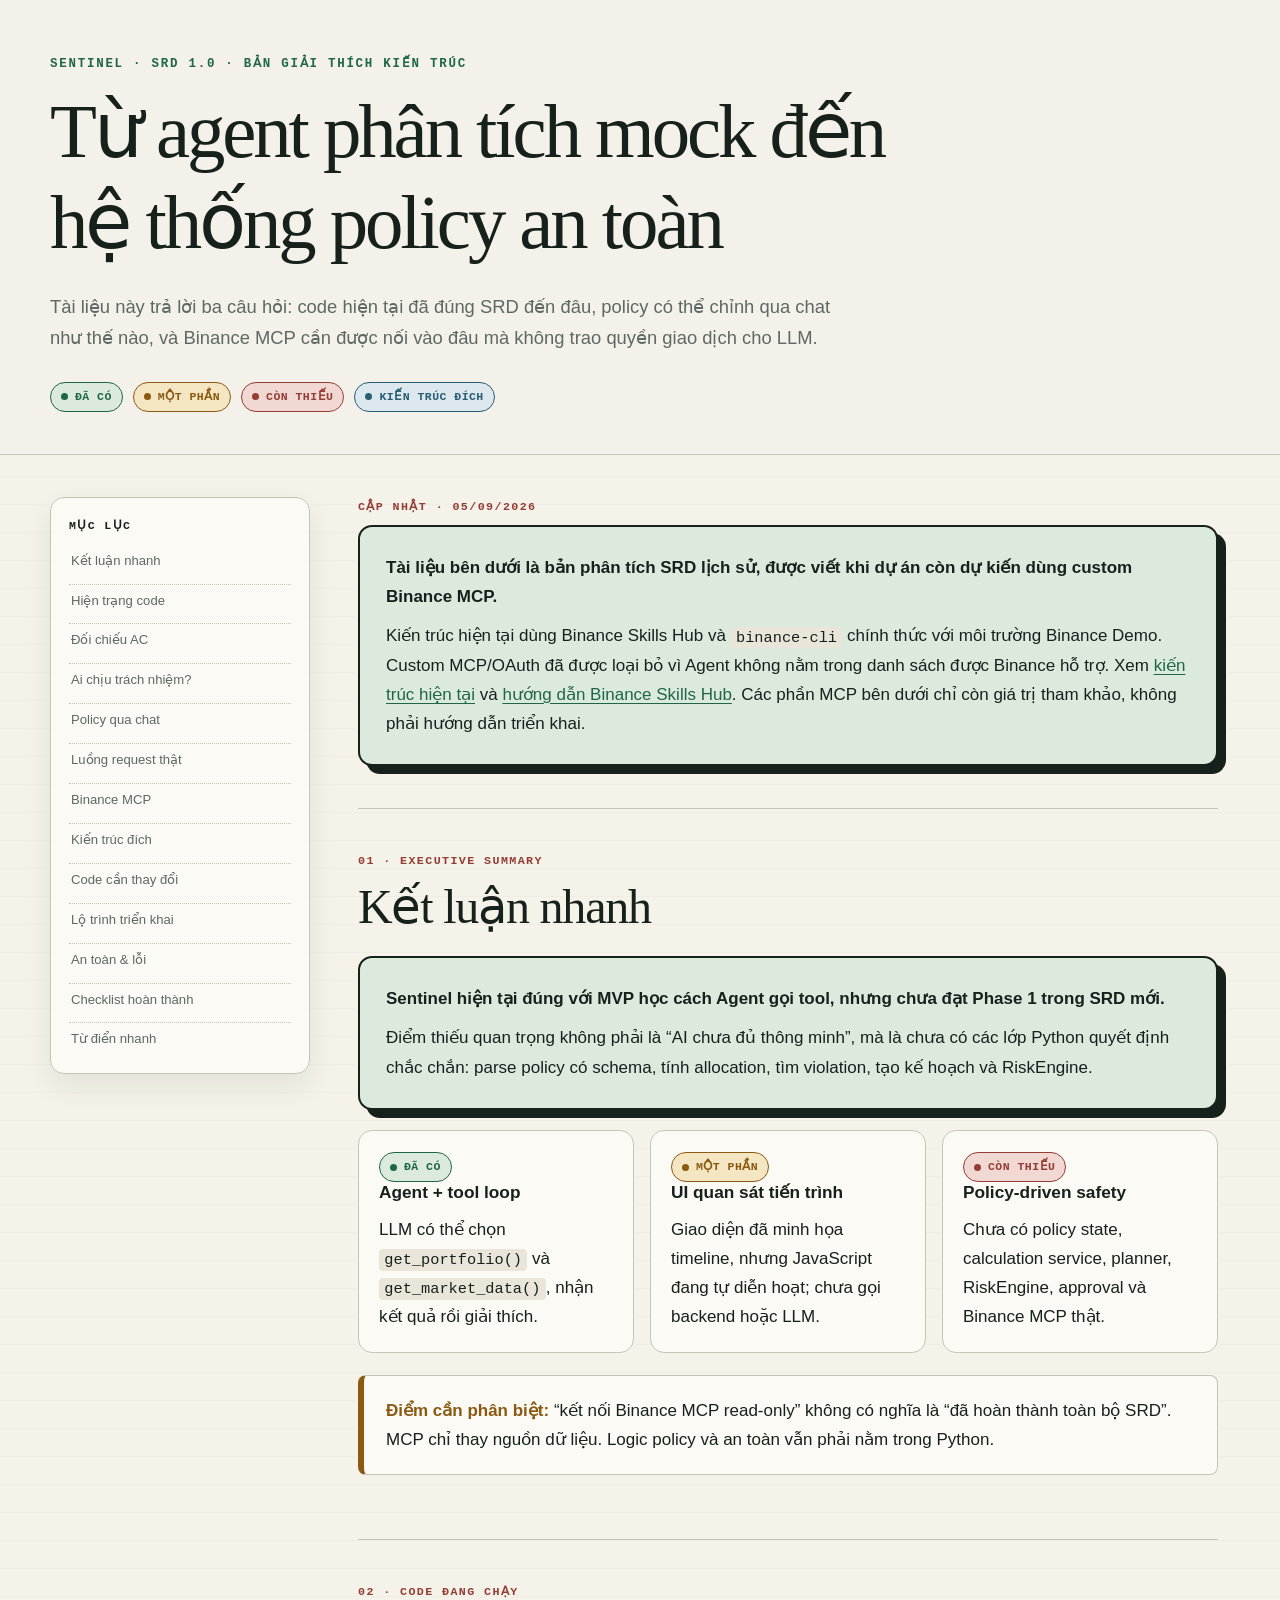
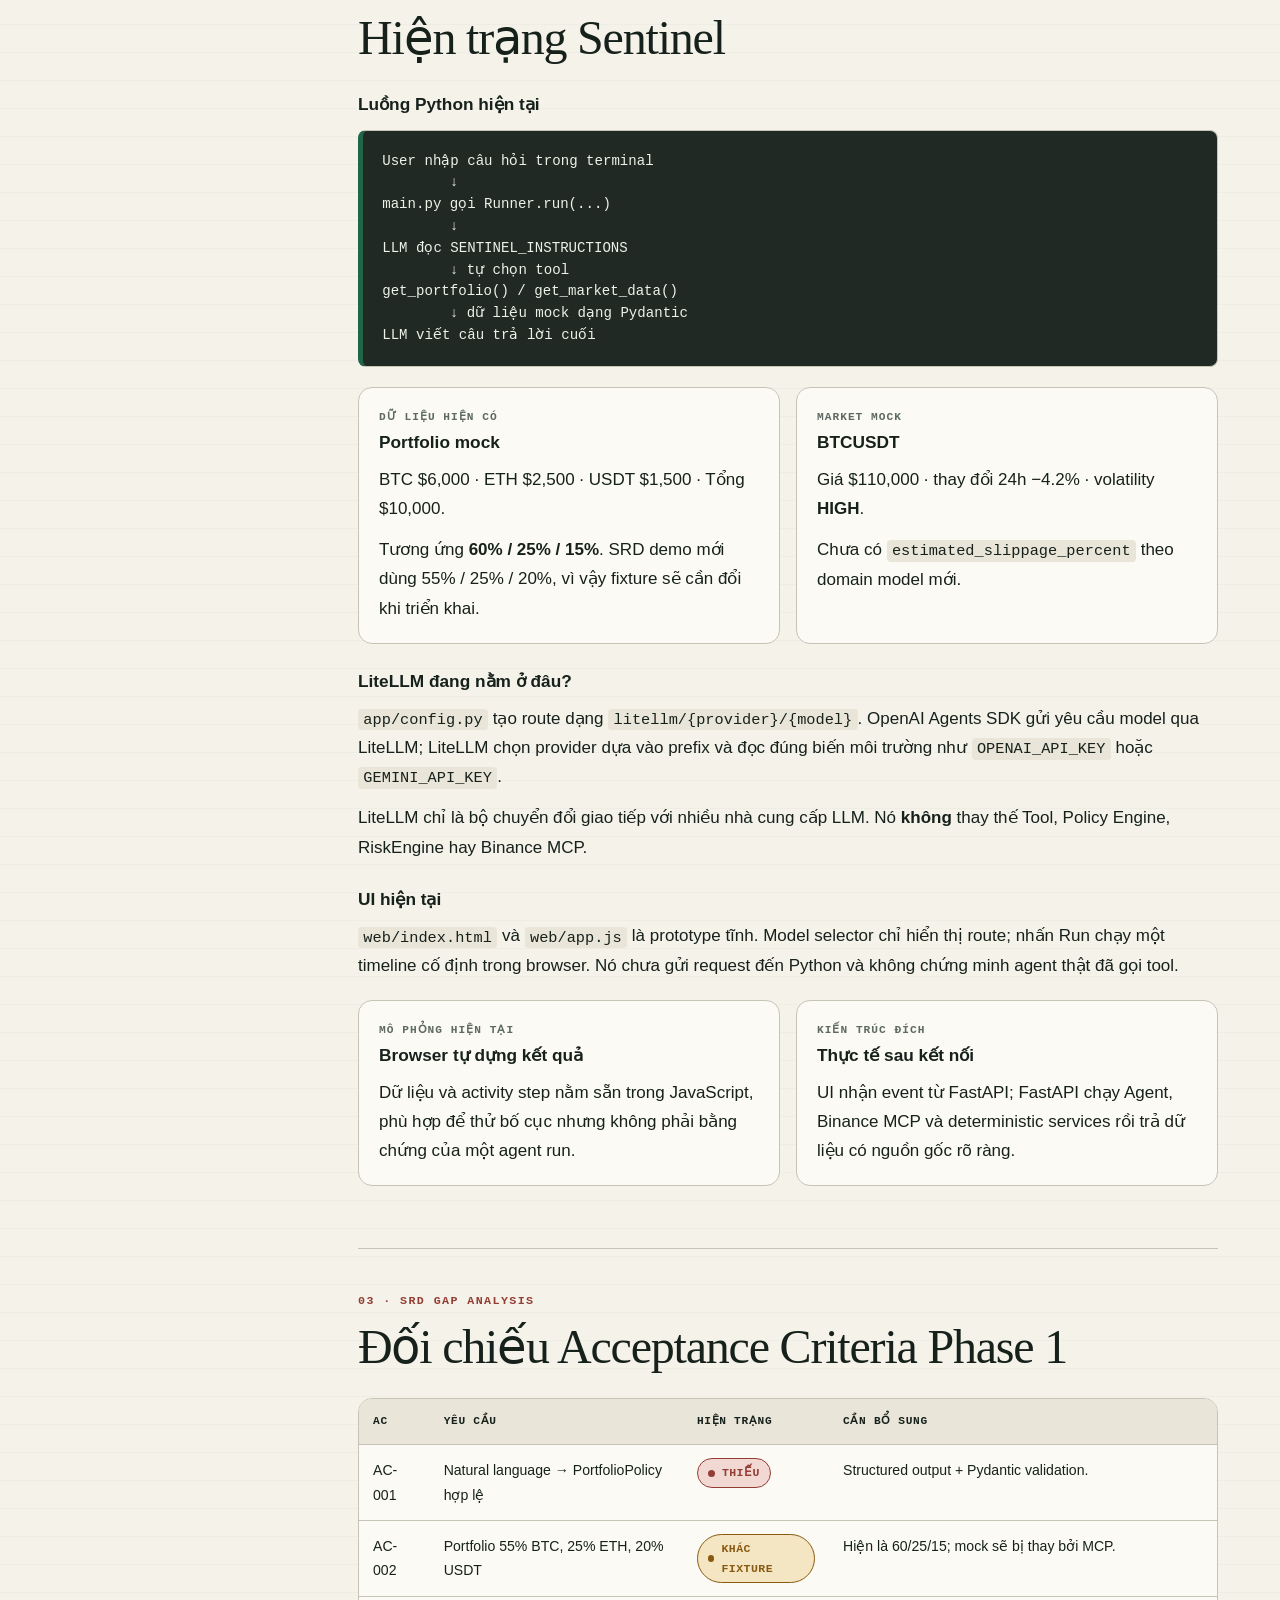
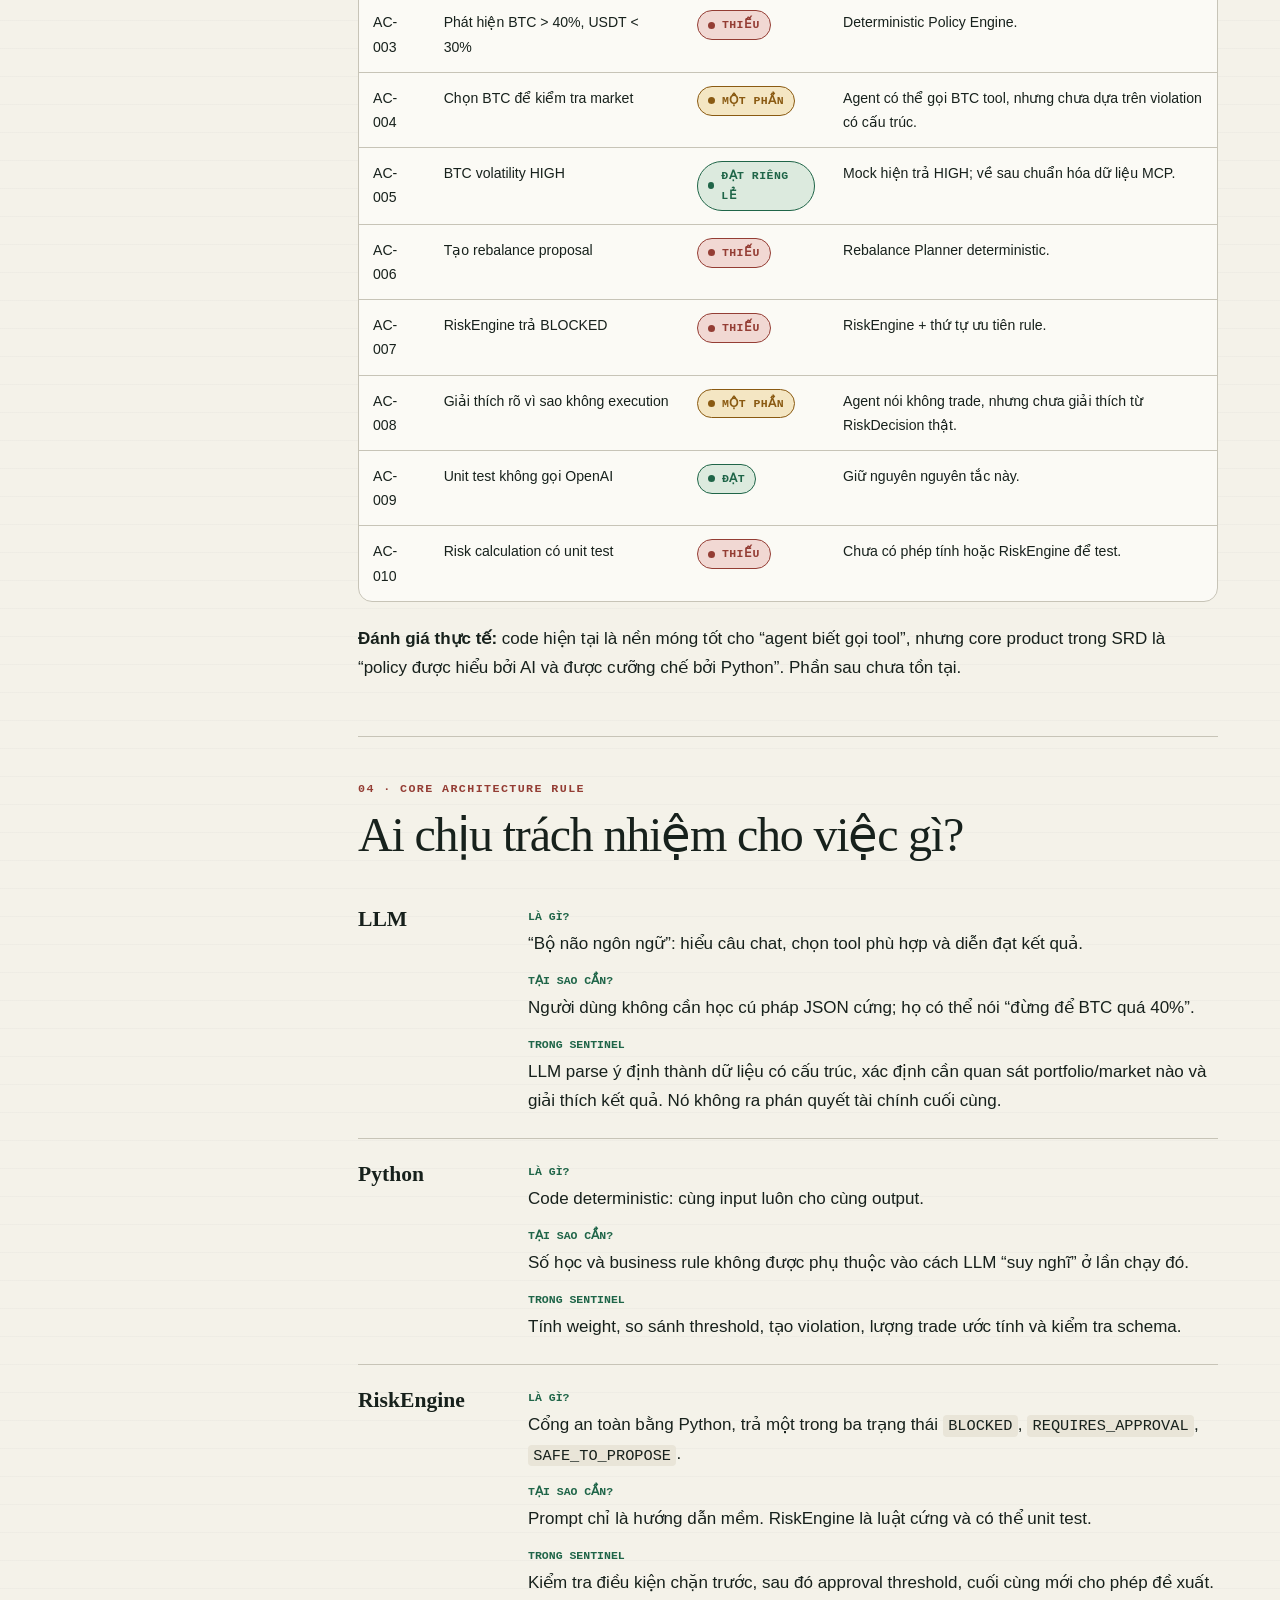
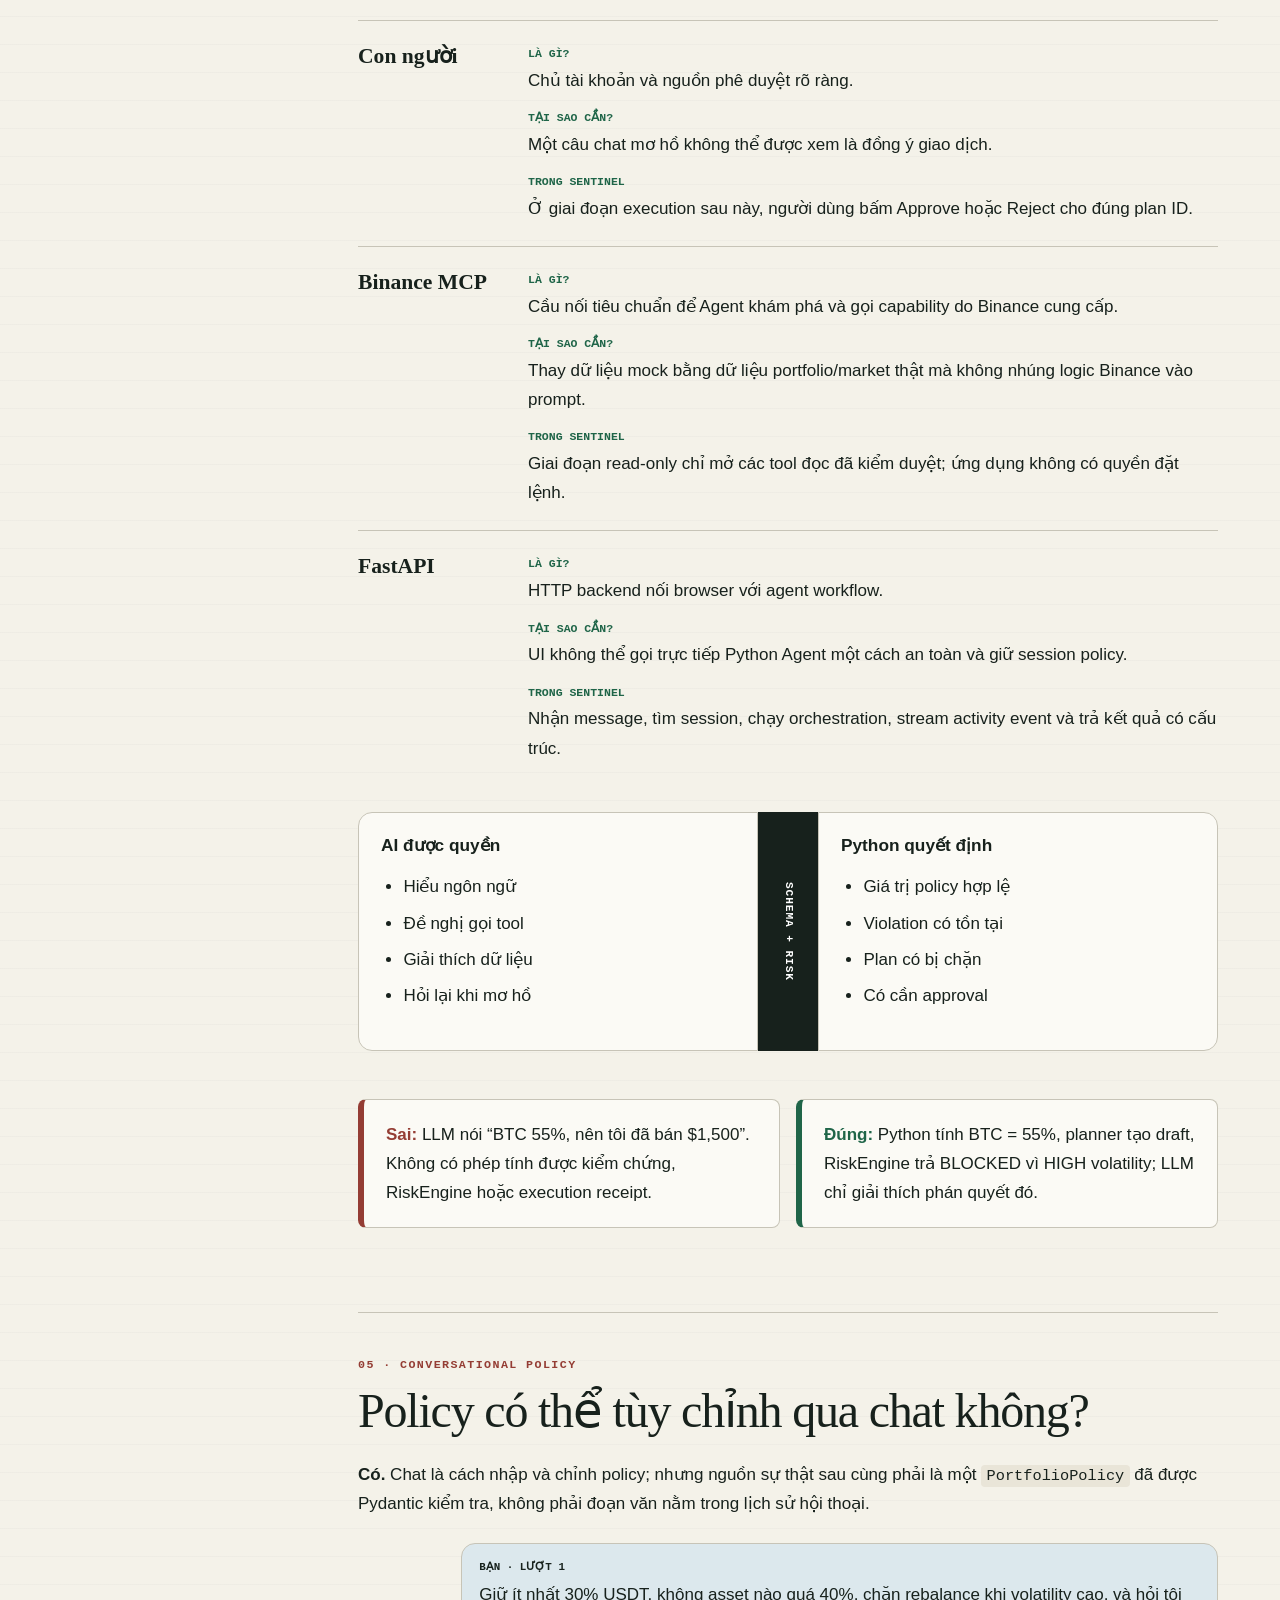
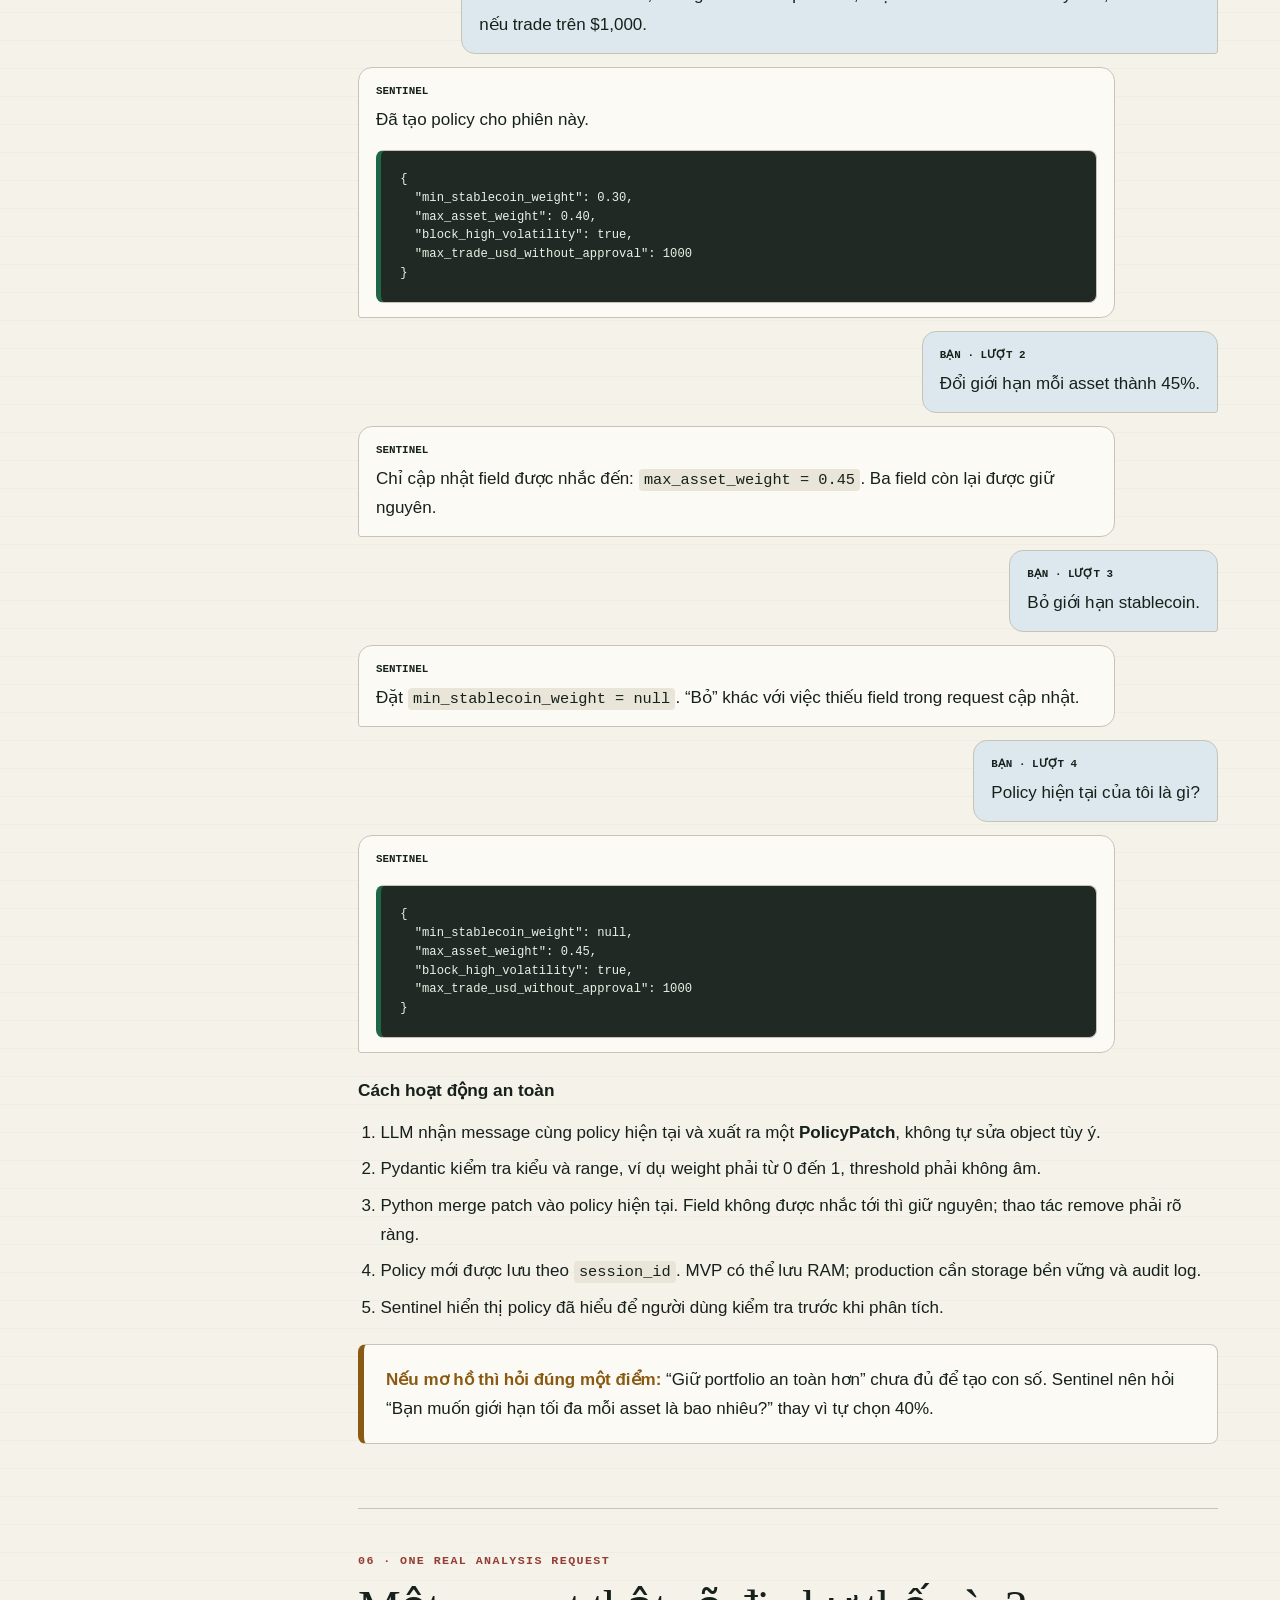
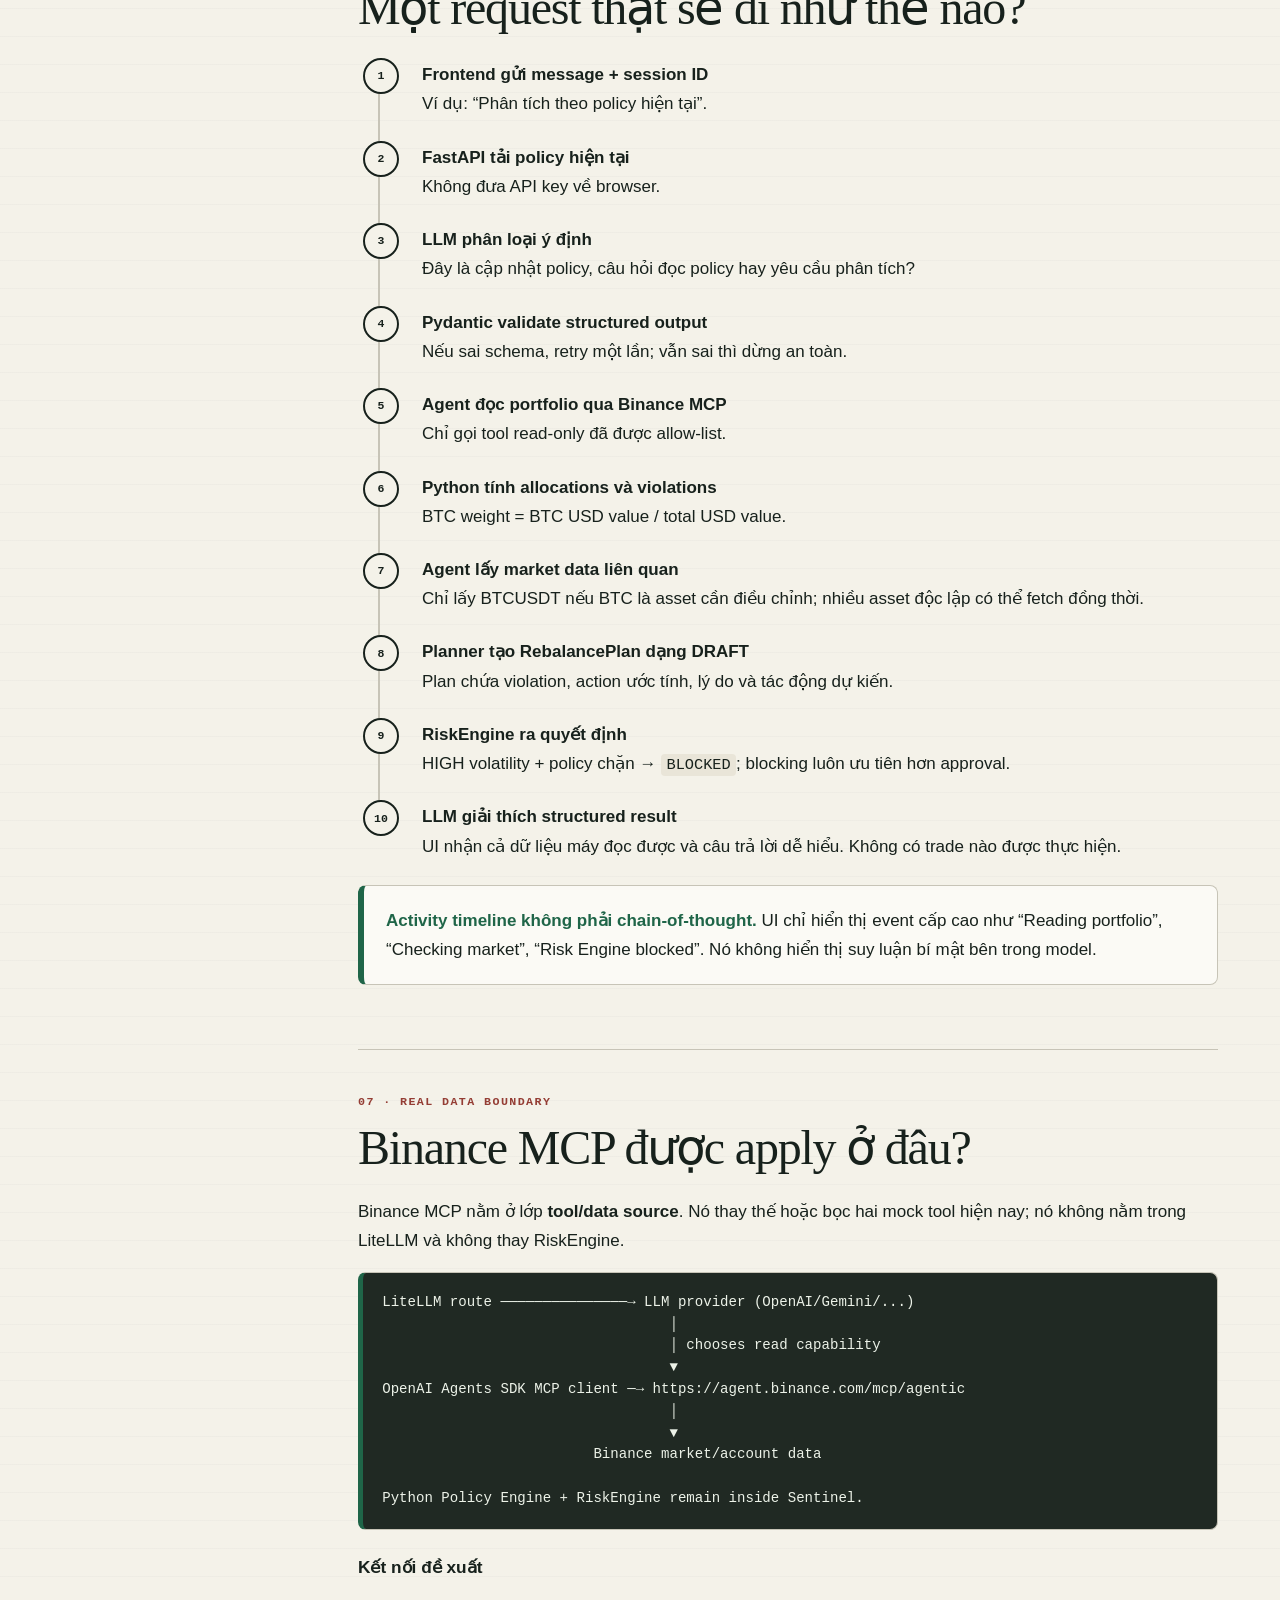
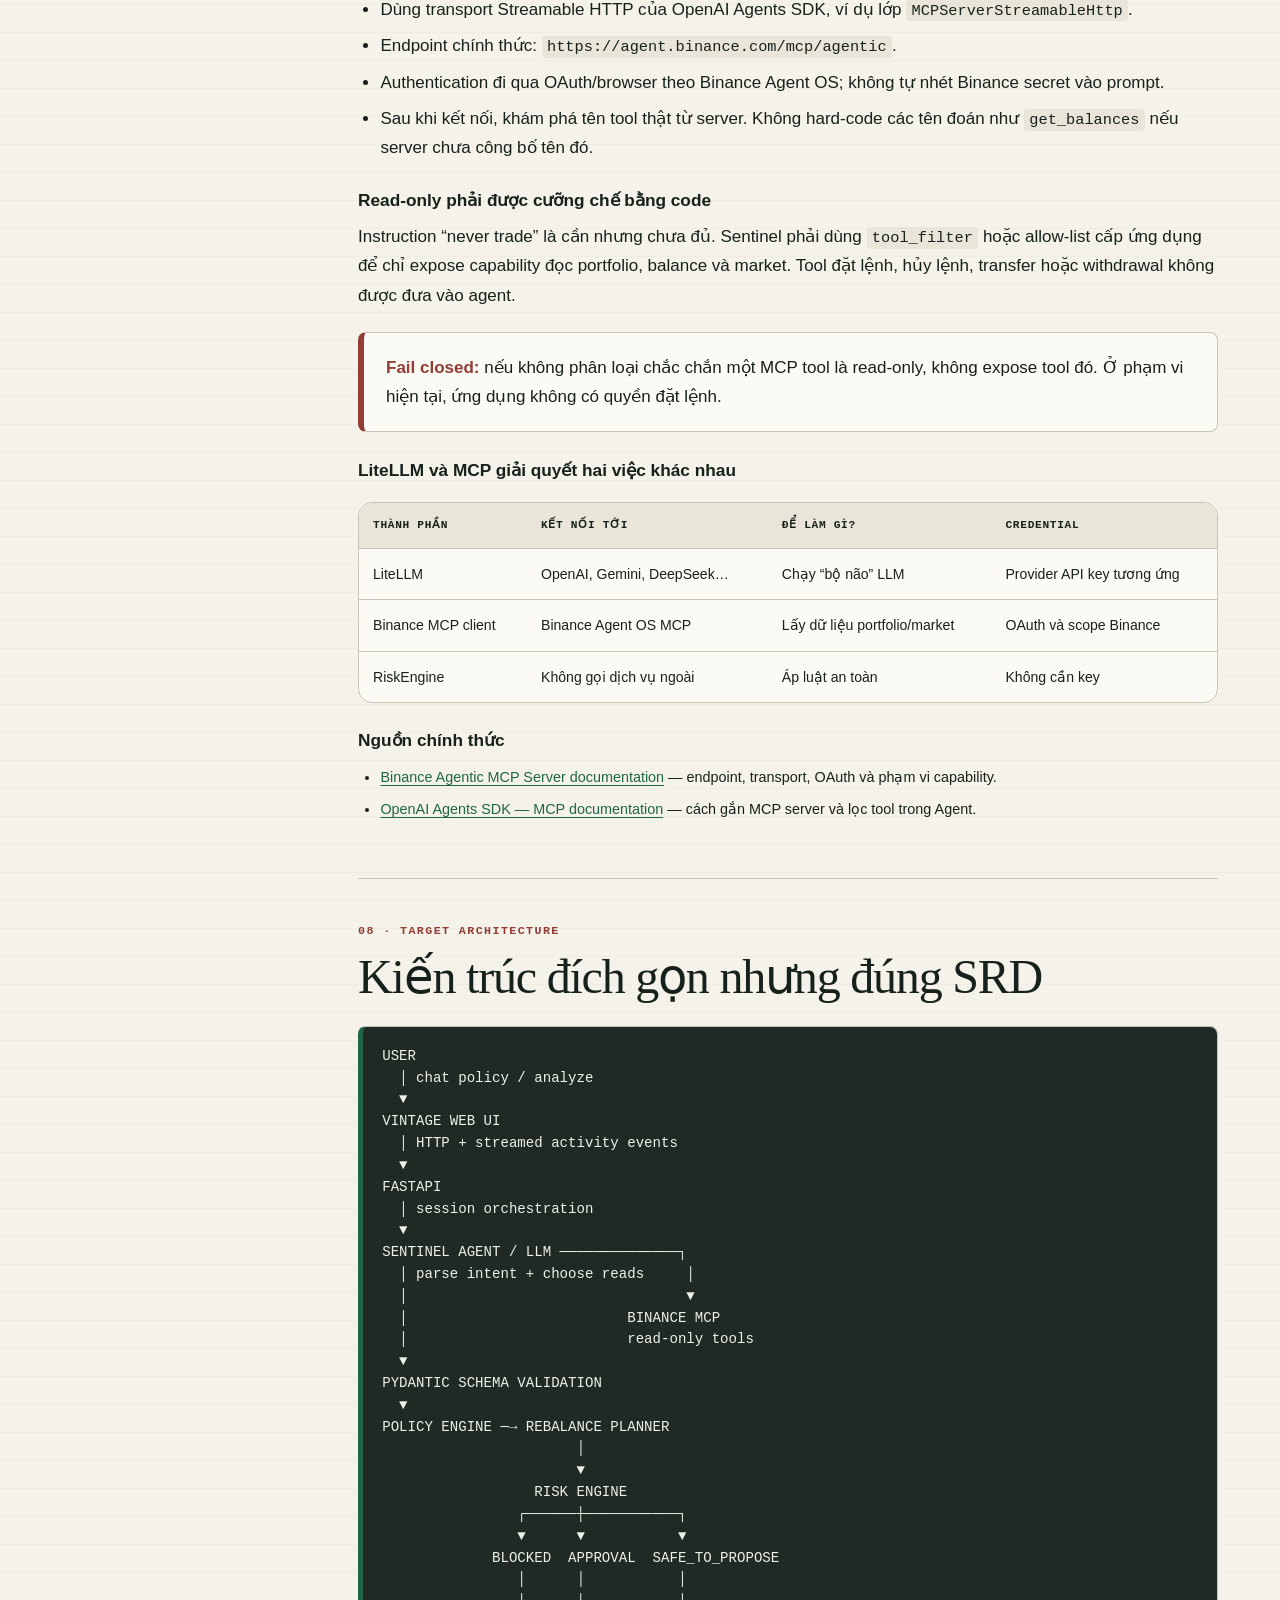
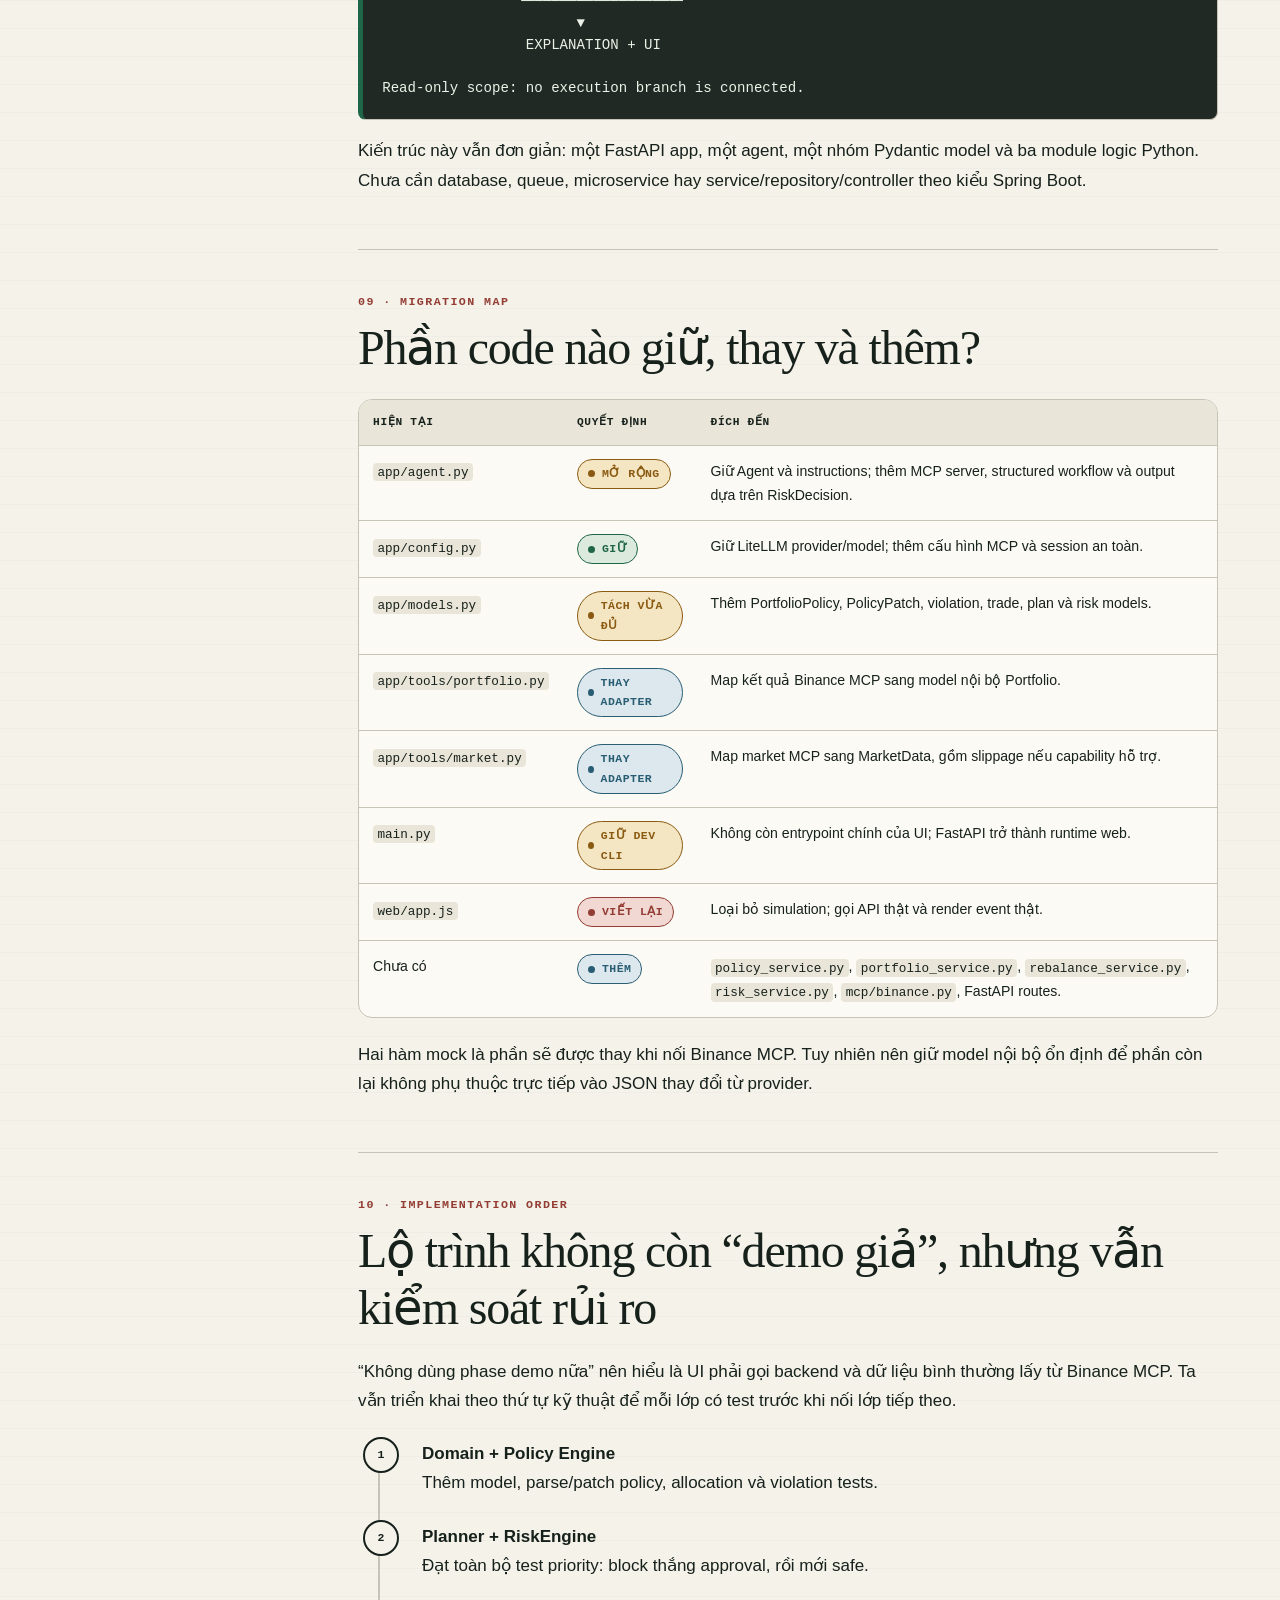
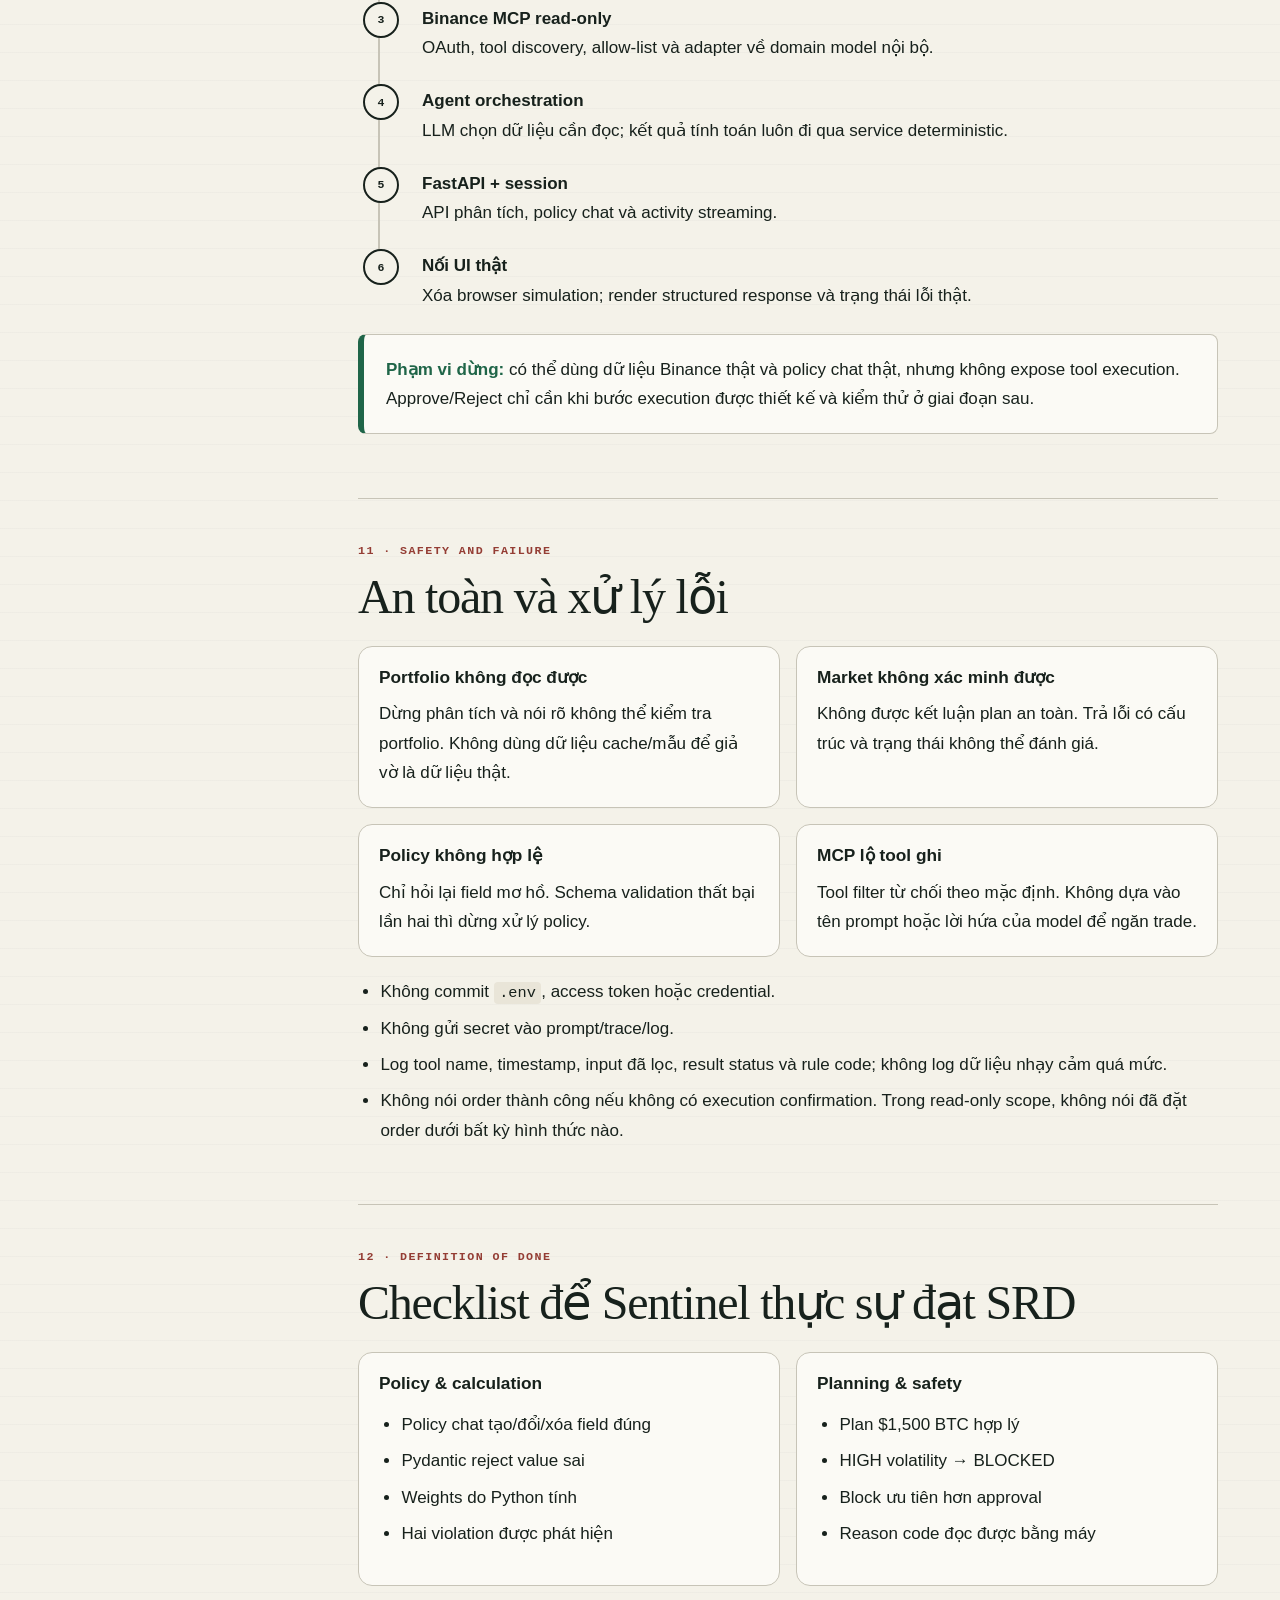
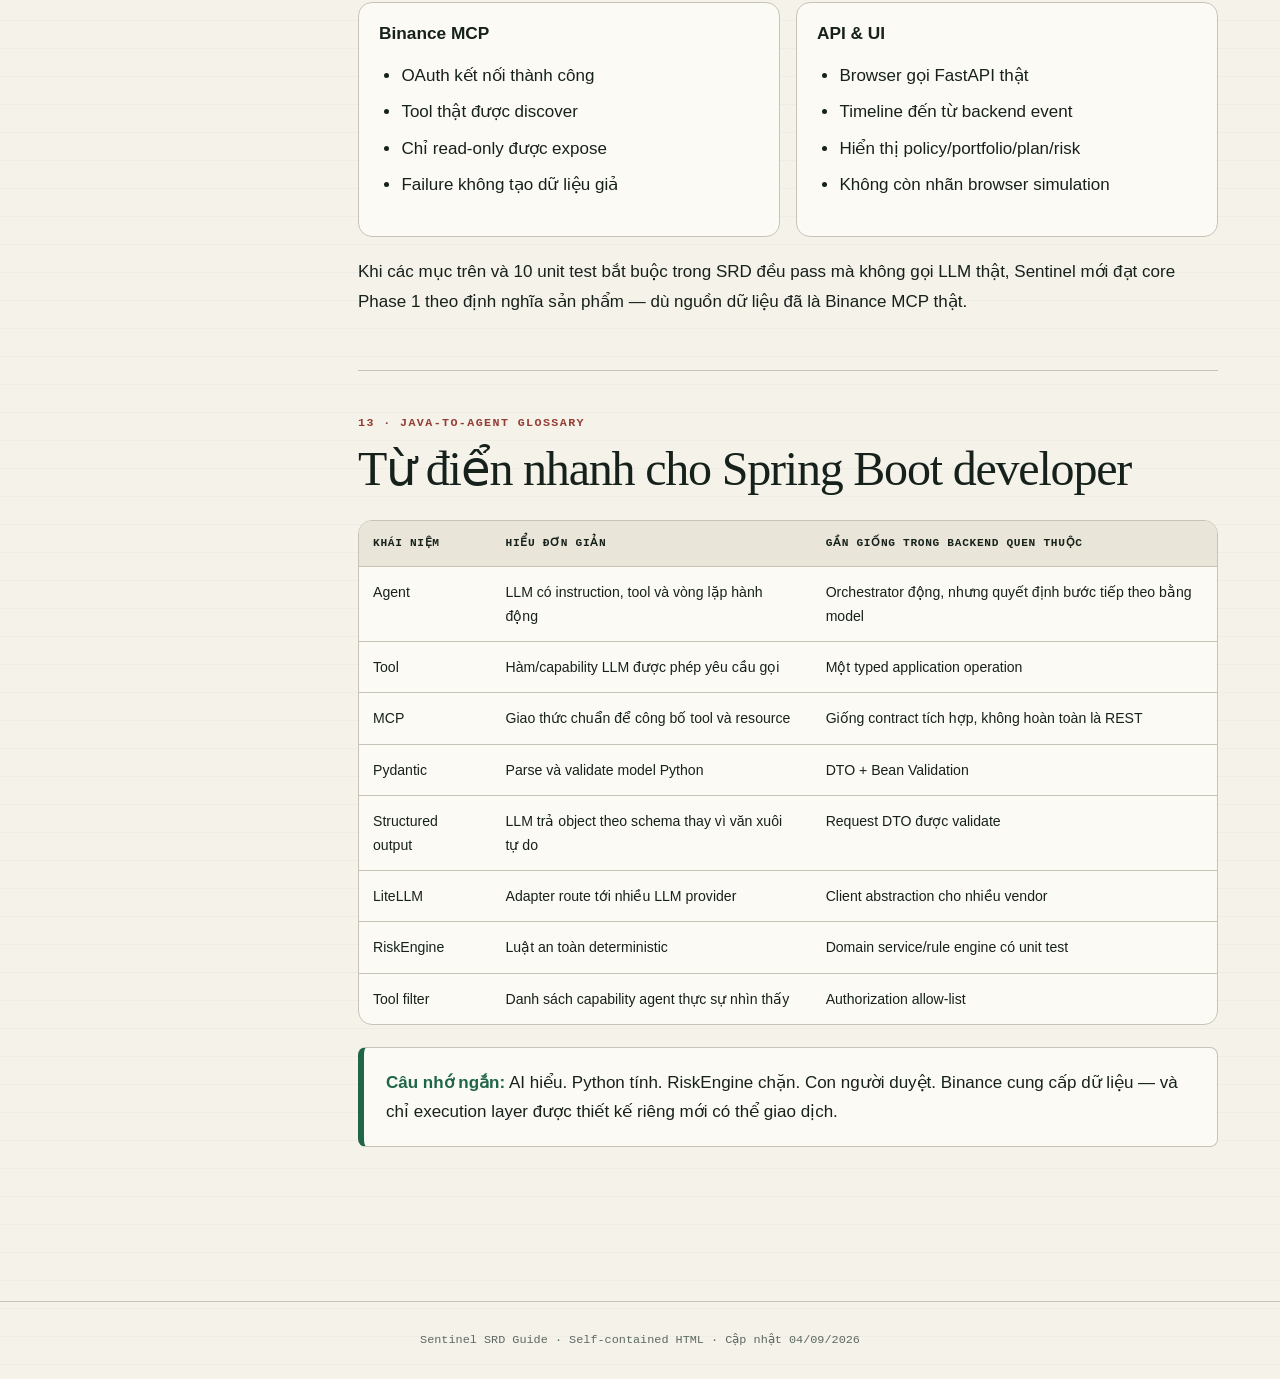
<file: docs/sentinel-srd-guide.html>
<!doctype html>
<html lang="vi">
  <head>
    <meta charset="utf-8">
    <meta name="viewport" content="width=device-width, initial-scale=1">
    <meta name="description" content="Tài liệu giải thích hiện trạng và kiến trúc đích của Sentinel theo SRD.">
    <title>Sentinel — Hướng dẫn đọc SRD và kiến trúc triển khai</title>
    <style>
      :root {
        --ink: #17211c;
        --muted: #5d6962;
        --paper: #f4f2e9;
        --paper-deep: #e9e5d8;
        --panel: #fbfaf5;
        --line: #c7c4b7;
        --green: #1f6548;
        --green-soft: #dceade;
        --amber: #8a5a12;
        --amber-soft: #f4e6c3;
        --red: #943d34;
        --red-soft: #f1d8d3;
        --blue: #285d73;
        --blue-soft: #dce8ed;
        --shadow: 0 12px 30px rgba(23, 33, 28, 0.08);
        --radius: 14px;
        --sans: ui-sans-serif, -apple-system, BlinkMacSystemFont, "Segoe UI", sans-serif;
        --serif: Georgia, "Times New Roman", serif;
        --mono: "SFMono-Regular", Consolas, "Liberation Mono", monospace;
      }

      * { box-sizing: border-box; }

      html { scroll-behavior: smooth; }

      body {
        margin: 0;
        color: var(--ink);
        background:
          linear-gradient(rgba(23, 33, 28, 0.025) 1px, transparent 1px),
          var(--paper);
        background-size: 100% 28px;
        font-family: var(--sans);
        font-size: 17px;
        line-height: 1.72;
      }

      a { color: var(--green); text-underline-offset: 3px; }
      a:hover { color: var(--red); }
      a:focus-visible { outline: 3px solid var(--amber); outline-offset: 3px; }

      code, pre { font-family: var(--mono); }
      code {
        padding: 0.12em 0.35em;
        border-radius: 4px;
        background: var(--paper-deep);
        font-size: 0.9em;
      }

      pre {
        overflow-x: auto;
        margin: 1rem 0;
        padding: 1.2rem;
        border: 1px solid var(--line);
        border-left: 5px solid var(--green);
        border-radius: 8px;
        background: #202923;
        color: #ecf2e8;
        font-size: 0.88rem;
        line-height: 1.55;
      }

      .masthead {
        border-bottom: 1px solid var(--line);
        background: rgba(244, 242, 233, 0.94);
      }

      .masthead-inner {
        width: min(1180px, calc(100% - 36px));
        margin: 0 auto;
        padding: 54px 0 42px;
      }

      .eyebrow {
        margin: 0 0 12px;
        color: var(--green);
        font-family: var(--mono);
        font-size: 0.78rem;
        font-weight: 700;
        letter-spacing: 0.14em;
        text-transform: uppercase;
      }

      h1, h2, h3 { line-height: 1.18; }

      h1 {
        max-width: 880px;
        margin: 0;
        font-family: var(--serif);
        font-size: clamp(2.5rem, 6vw, 5.5rem);
        font-weight: 500;
        letter-spacing: -0.04em;
      }

      .lede {
        max-width: 780px;
        margin: 22px 0 0;
        color: var(--muted);
        font-size: 1.15rem;
      }

      .status-strip {
        display: flex;
        flex-wrap: wrap;
        gap: 10px;
        margin-top: 28px;
      }

      .tag, .status {
        display: inline-flex;
        align-items: center;
        gap: 7px;
        border: 1px solid currentColor;
        border-radius: 999px;
        padding: 4px 10px;
        font-family: var(--mono);
        font-size: 0.72rem;
        font-weight: 700;
        letter-spacing: 0.04em;
        text-transform: uppercase;
      }

      .tag::before, .status::before {
        width: 7px;
        height: 7px;
        border-radius: 50%;
        background: currentColor;
        content: "";
      }

      .ok { color: var(--green); background: var(--green-soft); }
      .partial { color: var(--amber); background: var(--amber-soft); }
      .missing { color: var(--red); background: var(--red-soft); }
      .target { color: var(--blue); background: var(--blue-soft); }

      .page {
        display: grid;
        grid-template-columns: 260px minmax(0, 860px);
        gap: 48px;
        width: min(1180px, calc(100% - 36px));
        margin: 0 auto;
        padding: 42px 0 90px;
      }

      nav {
        position: sticky;
        top: 24px;
        align-self: start;
        max-height: calc(100vh - 48px);
        overflow: auto;
        padding: 18px;
        border: 1px solid var(--line);
        border-radius: var(--radius);
        background: rgba(251, 250, 245, 0.94);
        box-shadow: var(--shadow);
      }

      nav strong {
        display: block;
        margin-bottom: 9px;
        font-family: var(--mono);
        font-size: 0.72rem;
        letter-spacing: 0.12em;
        text-transform: uppercase;
      }

      nav ol { margin: 0; padding: 0; list-style: none; }
      nav li + li { border-top: 1px dotted var(--line); }
      nav a {
        display: block;
        padding: 7px 2px;
        color: var(--muted);
        font-size: 0.82rem;
        line-height: 1.35;
        text-decoration: none;
      }
      nav a:hover { color: var(--green); }

      main { min-width: 0; }

      section {
        scroll-margin-top: 24px;
        padding: 42px 0;
        border-bottom: 1px solid var(--line);
      }

      section:first-child { padding-top: 0; }
      section:last-child { border-bottom: 0; }

      .section-kicker {
        margin: 0 0 8px;
        color: var(--red);
        font-family: var(--mono);
        font-size: 0.73rem;
        font-weight: 700;
        letter-spacing: 0.12em;
        text-transform: uppercase;
      }

      h2 {
        margin: 0 0 20px;
        font-family: var(--serif);
        font-size: clamp(1.9rem, 4vw, 3rem);
        font-weight: 500;
        letter-spacing: -0.025em;
      }

      h3 { margin: 1.7rem 0 0.65rem; font-size: 1.08rem; }
      p { margin: 0.75rem 0; }
      ul, ol { padding-left: 1.4rem; }
      li + li { margin-top: 0.45rem; }

      .callout {
        margin: 22px 0;
        padding: 20px 22px;
        border: 1px solid var(--line);
        border-left: 6px solid var(--green);
        border-radius: 8px;
        background: var(--panel);
      }

      .callout strong:first-child { color: var(--green); }
      .callout.warning { border-left-color: var(--amber); }
      .callout.warning strong:first-child { color: var(--amber); }
      .callout.danger { border-left-color: var(--red); }
      .callout.danger strong:first-child { color: var(--red); }

      .verdict {
        padding: 26px;
        border: 2px solid var(--ink);
        border-radius: var(--radius);
        background: var(--green-soft);
        box-shadow: 8px 8px 0 var(--ink);
      }

      .verdict p { margin: 0; }
      .verdict p + p { margin-top: 10px; }

      .grid-2, .grid-3 {
        display: grid;
        gap: 16px;
        margin: 20px 0;
      }
      .grid-2 { grid-template-columns: repeat(2, minmax(0, 1fr)); }
      .grid-3 { grid-template-columns: repeat(3, minmax(0, 1fr)); }

      .card {
        padding: 20px;
        border: 1px solid var(--line);
        border-radius: var(--radius);
        background: var(--panel);
      }
      .card h3 { margin-top: 0; }
      .card p:last-child { margin-bottom: 0; }

      .label {
        display: block;
        margin-bottom: 5px;
        color: var(--muted);
        font-family: var(--mono);
        font-size: 0.7rem;
        font-weight: 700;
        letter-spacing: 0.09em;
        text-transform: uppercase;
      }

      .table-wrap {
        overflow-x: auto;
        margin: 22px 0;
        border: 1px solid var(--line);
        border-radius: var(--radius);
        background: var(--panel);
      }

      table { width: 100%; border-collapse: collapse; font-size: 0.88rem; }
      th, td { padding: 13px 14px; border-bottom: 1px solid var(--line); text-align: left; vertical-align: top; }
      th { background: var(--paper-deep); font-family: var(--mono); font-size: 0.7rem; letter-spacing: 0.06em; text-transform: uppercase; }
      tr:last-child td { border-bottom: 0; }

      .responsibility {
        display: grid;
        grid-template-columns: 150px 1fr;
        gap: 20px;
        padding: 23px 0;
        border-top: 1px solid var(--line);
      }
      .responsibility:first-of-type { border-top: 0; }
      .responsibility h3 { margin: 0; font-family: var(--serif); font-size: 1.35rem; }
      .responsibility dl { margin: 0; }
      .responsibility dt { margin-top: 13px; color: var(--green); font-family: var(--mono); font-size: 0.72rem; font-weight: 700; text-transform: uppercase; }
      .responsibility dt:first-child { margin-top: 0; }
      .responsibility dd { margin: 2px 0 0; }

      .chat {
        display: grid;
        gap: 13px;
        margin: 24px 0;
      }
      .message {
        max-width: 88%;
        padding: 14px 17px;
        border: 1px solid var(--line);
        border-radius: 14px 14px 14px 3px;
        background: var(--panel);
      }
      .message.user {
        justify-self: end;
        border-radius: 14px 14px 3px 14px;
        background: var(--blue-soft);
      }
      .message .who { display: block; margin-bottom: 4px; font-family: var(--mono); font-size: 0.68rem; font-weight: 700; text-transform: uppercase; }
      .message pre { margin-bottom: 0; font-size: 0.76rem; }

      .flow {
        display: grid;
        gap: 0;
        margin: 24px 0;
        padding: 0;
        list-style: none;
        counter-reset: flow;
      }
      .flow li {
        position: relative;
        margin: 0 0 0 20px;
        padding: 0 0 24px 42px;
        border-left: 2px solid var(--line);
        counter-increment: flow;
      }
      .flow li:last-child { padding-bottom: 0; border-color: transparent; }
      .flow li::before {
        position: absolute;
        top: -2px;
        left: -17px;
        display: grid;
        width: 32px;
        height: 32px;
        place-items: center;
        border: 2px solid var(--ink);
        border-radius: 50%;
        background: var(--paper);
        font-family: var(--mono);
        font-size: 0.72rem;
        font-weight: 700;
        content: counter(flow);
      }
      .flow strong { display: block; }

      .boundary {
        display: grid;
        grid-template-columns: 1fr 60px 1fr;
        align-items: stretch;
        margin: 26px 0;
      }
      .boundary-side { padding: 22px; border: 1px solid var(--line); background: var(--panel); }
      .boundary-side:first-child { border-radius: var(--radius) 0 0 var(--radius); }
      .boundary-side:last-child { border-radius: 0 var(--radius) var(--radius) 0; }
      .boundary-gate { display: grid; place-items: center; background: var(--ink); color: white; font-family: var(--mono); font-size: 0.7rem; font-weight: 700; letter-spacing: 0.08em; text-align: center; writing-mode: vertical-rl; text-transform: uppercase; }
      .boundary h3 { margin-top: 0; }

      .sources { font-size: 0.9rem; }
      .sources li { overflow-wrap: anywhere; }

      footer {
        padding: 28px 18px;
        border-top: 1px solid var(--line);
        color: var(--muted);
        text-align: center;
        font-family: var(--mono);
        font-size: 0.74rem;
      }

      @media (max-width: 900px) {
        .page { grid-template-columns: 1fr; gap: 20px; }
        nav { position: static; max-height: none; }
        nav ol { columns: 2; column-gap: 24px; }
        nav li { break-inside: avoid; border-top: 0; }
      }

      @media (max-width: 620px) {
        body { font-size: 16px; }
        .masthead-inner, .page { width: min(100% - 24px, 1180px); }
        .masthead-inner { padding: 36px 0 30px; }
        .page { padding-top: 20px; }
        nav ol { columns: 1; }
        .grid-2, .grid-3, .boundary { grid-template-columns: 1fr; }
        .responsibility { grid-template-columns: 1fr; gap: 8px; }
        .boundary-gate { min-height: 44px; writing-mode: horizontal-tb; }
        .boundary-side:first-child, .boundary-side:last-child { border-radius: var(--radius); }
        .message { max-width: 100%; }
        th, td { padding: 10px; }
      }

      @media (prefers-reduced-motion: reduce) {
        html { scroll-behavior: auto; }
      }

      @media print {
        body { background: white; color: black; font-size: 11pt; }
        .masthead-inner, .page { width: 100%; }
        .masthead-inner { padding: 20px 0; }
        .page { display: block; padding: 0; }
        nav { display: none; }
        section { break-inside: avoid; padding: 22px 0; }
        .card, .callout, .verdict, .table-wrap { box-shadow: none; }
        a { color: black; text-decoration: none; }
        a[href^="http"]::after { content: " (" attr(href) ")"; font-size: 0.75em; }
      }
    </style>
  </head>
  <body>
    <header class="masthead">
      <div class="masthead-inner">
        <p class="eyebrow">Sentinel · SRD 1.0 · Bản giải thích kiến trúc</p>
        <h1>Từ agent phân tích mock đến hệ thống policy an toàn</h1>
        <p class="lede">Tài liệu này trả lời ba câu hỏi: code hiện tại đã đúng SRD đến đâu, policy có thể chỉnh qua chat như thế nào, và Binance MCP cần được nối vào đâu mà không trao quyền giao dịch cho LLM.</p>
        <div class="status-strip" aria-label="Chú giải trạng thái">
          <span class="tag ok">Đã có</span>
          <span class="tag partial">Một phần</span>
          <span class="tag missing">Còn thiếu</span>
          <span class="tag target">Kiến trúc đích</span>
        </div>
      </div>
    </header>

    <div class="page">
      <nav aria-label="Mục lục">
        <strong>Mục lục</strong>
        <ol>
          <li><a href="#ket-luan">Kết luận nhanh</a></li>
          <li><a href="#hien-trang">Hiện trạng code</a></li>
          <li><a href="#acceptance-criteria">Đối chiếu AC</a></li>
          <li><a href="#ranh-gioi-trach-nhiem">Ai chịu trách nhiệm?</a></li>
          <li><a href="#policy-qua-chat">Policy qua chat</a></li>
          <li><a href="#request-flow">Luồng request thật</a></li>
          <li><a href="#binance-mcp">Binance MCP</a></li>
          <li><a href="#kien-truc-dich">Kiến trúc đích</a></li>
          <li><a href="#thay-doi-code">Code cần thay đổi</a></li>
          <li><a href="#lo-trinh">Lộ trình triển khai</a></li>
          <li><a href="#bao-mat">An toàn &amp; lỗi</a></li>
          <li><a href="#checklist">Checklist hoàn thành</a></li>
          <li><a href="#glossary">Từ điển nhanh</a></li>
        </ol>
      </nav>

      <main>
        <section aria-label="Cập nhật kiến trúc">
          <p class="section-kicker">Cập nhật · 05/09/2026</p>
          <div class="verdict">
            <p><strong>Tài liệu bên dưới là bản phân tích SRD lịch sử, được viết khi dự án còn dự kiến dùng custom Binance MCP.</strong></p>
            <p>Kiến trúc hiện tại dùng Binance Skills Hub và <code>binance-cli</code> chính thức với môi trường Binance Demo. Custom MCP/OAuth đã được loại bỏ vì Agent không nằm trong danh sách được Binance hỗ trợ. Xem <a href="architecture.md">kiến trúc hiện tại</a> và <a href="binance-skills-hub.md">hướng dẫn Binance Skills Hub</a>. Các phần MCP bên dưới chỉ còn giá trị tham khảo, không phải hướng dẫn triển khai.</p>
          </div>
        </section>

        <section id="ket-luan">
          <p class="section-kicker">01 · Executive summary</p>
          <h2>Kết luận nhanh</h2>
          <div class="verdict">
            <p><strong>Sentinel hiện tại đúng với MVP học cách Agent gọi tool, nhưng chưa đạt Phase 1 trong SRD mới.</strong></p>
            <p>Điểm thiếu quan trọng không phải là “AI chưa đủ thông minh”, mà là chưa có các lớp Python quyết định chắc chắn: parse policy có schema, tính allocation, tìm violation, tạo kế hoạch và RiskEngine.</p>
          </div>

          <div class="grid-3">
            <article class="card">
              <span class="status ok">Đã có</span>
              <h3>Agent + tool loop</h3>
              <p>LLM có thể chọn <code>get_portfolio()</code> và <code>get_market_data()</code>, nhận kết quả rồi giải thích.</p>
            </article>
            <article class="card">
              <span class="status partial">Một phần</span>
              <h3>UI quan sát tiến trình</h3>
              <p>Giao diện đã minh họa timeline, nhưng JavaScript đang tự diễn hoạt; chưa gọi backend hoặc LLM.</p>
            </article>
            <article class="card">
              <span class="status missing">Còn thiếu</span>
              <h3>Policy-driven safety</h3>
              <p>Chưa có policy state, calculation service, planner, RiskEngine, approval và Binance MCP thật.</p>
            </article>
          </div>

          <div class="callout warning">
            <strong>Điểm cần phân biệt:</strong> “kết nối Binance MCP read-only” không có nghĩa là “đã hoàn thành toàn bộ SRD”. MCP chỉ thay nguồn dữ liệu. Logic policy và an toàn vẫn phải nằm trong Python.
          </div>
        </section>

        <section id="hien-trang">
          <p class="section-kicker">02 · Code đang chạy</p>
          <h2>Hiện trạng Sentinel</h2>

          <h3>Luồng Python hiện tại</h3>
          <pre>User nhập câu hỏi trong terminal
        ↓
main.py gọi Runner.run(...)
        ↓
LLM đọc SENTINEL_INSTRUCTIONS
        ↓ tự chọn tool
get_portfolio() / get_market_data()
        ↓ dữ liệu mock dạng Pydantic
LLM viết câu trả lời cuối</pre>

          <div class="grid-2">
            <article class="card">
              <span class="label">Dữ liệu hiện có</span>
              <h3>Portfolio mock</h3>
              <p>BTC $6,000 · ETH $2,500 · USDT $1,500 · Tổng $10,000.</p>
              <p>Tương ứng <strong>60% / 25% / 15%</strong>. SRD demo mới dùng 55% / 25% / 20%, vì vậy fixture sẽ cần đổi khi triển khai.</p>
            </article>
            <article class="card">
              <span class="label">Market mock</span>
              <h3>BTCUSDT</h3>
              <p>Giá $110,000 · thay đổi 24h −4.2% · volatility <strong>HIGH</strong>.</p>
              <p>Chưa có <code>estimated_slippage_percent</code> theo domain model mới.</p>
            </article>
          </div>

          <h3>LiteLLM đang nằm ở đâu?</h3>
          <p><code>app/config.py</code> tạo route dạng <code>litellm/{provider}/{model}</code>. OpenAI Agents SDK gửi yêu cầu model qua LiteLLM; LiteLLM chọn provider dựa vào prefix và đọc đúng biến môi trường như <code>OPENAI_API_KEY</code> hoặc <code>GEMINI_API_KEY</code>.</p>
          <p>LiteLLM chỉ là bộ chuyển đổi giao tiếp với nhiều nhà cung cấp LLM. Nó <strong>không</strong> thay thế Tool, Policy Engine, RiskEngine hay Binance MCP.</p>

          <h3>UI hiện tại</h3>
          <p><code>web/index.html</code> và <code>web/app.js</code> là prototype tĩnh. Model selector chỉ hiển thị route; nhấn Run chạy một timeline cố định trong browser. Nó chưa gửi request đến Python và không chứng minh agent thật đã gọi tool.</p>

          <div class="grid-2">
            <article class="card">
              <span class="label">Mô phỏng hiện tại</span>
              <h3>Browser tự dựng kết quả</h3>
              <p>Dữ liệu và activity step nằm sẵn trong JavaScript, phù hợp để thử bố cục nhưng không phải bằng chứng của một agent run.</p>
            </article>
            <article class="card">
              <span class="label">Kiến trúc đích</span>
              <h3>Thực tế sau kết nối</h3>
              <p>UI nhận event từ FastAPI; FastAPI chạy Agent, Binance MCP và deterministic services rồi trả dữ liệu có nguồn gốc rõ ràng.</p>
            </article>
          </div>
        </section>

        <section id="acceptance-criteria">
          <p class="section-kicker">03 · SRD gap analysis</p>
          <h2>Đối chiếu Acceptance Criteria Phase 1</h2>
          <div class="table-wrap">
            <table>
              <thead>
                <tr><th>AC</th><th>Yêu cầu</th><th>Hiện trạng</th><th>Cần bổ sung</th></tr>
              </thead>
              <tbody>
                <tr><td>AC-001</td><td>Natural language → PortfolioPolicy hợp lệ</td><td><span class="status missing">Thiếu</span></td><td>Structured output + Pydantic validation.</td></tr>
                <tr><td>AC-002</td><td>Portfolio 55% BTC, 25% ETH, 20% USDT</td><td><span class="status partial">Khác fixture</span></td><td>Hiện là 60/25/15; mock sẽ bị thay bởi MCP.</td></tr>
                <tr><td>AC-003</td><td>Phát hiện BTC &gt; 40%, USDT &lt; 30%</td><td><span class="status missing">Thiếu</span></td><td>Deterministic Policy Engine.</td></tr>
                <tr><td>AC-004</td><td>Chọn BTC để kiểm tra market</td><td><span class="status partial">Một phần</span></td><td>Agent có thể gọi BTC tool, nhưng chưa dựa trên violation có cấu trúc.</td></tr>
                <tr><td>AC-005</td><td>BTC volatility HIGH</td><td><span class="status ok">Đạt riêng lẻ</span></td><td>Mock hiện trả HIGH; về sau chuẩn hóa dữ liệu MCP.</td></tr>
                <tr><td>AC-006</td><td>Tạo rebalance proposal</td><td><span class="status missing">Thiếu</span></td><td>Rebalance Planner deterministic.</td></tr>
                <tr><td>AC-007</td><td>RiskEngine trả BLOCKED</td><td><span class="status missing">Thiếu</span></td><td>RiskEngine + thứ tự ưu tiên rule.</td></tr>
                <tr><td>AC-008</td><td>Giải thích rõ vì sao không execution</td><td><span class="status partial">Một phần</span></td><td>Agent nói không trade, nhưng chưa giải thích từ RiskDecision thật.</td></tr>
                <tr><td>AC-009</td><td>Unit test không gọi OpenAI</td><td><span class="status ok">Đạt</span></td><td>Giữ nguyên nguyên tắc này.</td></tr>
                <tr><td>AC-010</td><td>Risk calculation có unit test</td><td><span class="status missing">Thiếu</span></td><td>Chưa có phép tính hoặc RiskEngine để test.</td></tr>
              </tbody>
            </table>
          </div>
          <p><strong>Đánh giá thực tế:</strong> code hiện tại là nền móng tốt cho “agent biết gọi tool”, nhưng core product trong SRD là “policy được hiểu bởi AI và được cưỡng chế bởi Python”. Phần sau chưa tồn tại.</p>
        </section>

        <section id="ranh-gioi-trach-nhiem">
          <p class="section-kicker">04 · Core architecture rule</p>
          <h2>Ai chịu trách nhiệm cho việc gì?</h2>

          <article class="responsibility">
            <h3>LLM</h3>
            <dl>
              <dt>Là gì?</dt><dd>“Bộ não ngôn ngữ”: hiểu câu chat, chọn tool phù hợp và diễn đạt kết quả.</dd>
              <dt>Tại sao cần?</dt><dd>Người dùng không cần học cú pháp JSON cứng; họ có thể nói “đừng để BTC quá 40%”.</dd>
              <dt>Trong Sentinel</dt><dd>LLM parse ý định thành dữ liệu có cấu trúc, xác định cần quan sát portfolio/market nào và giải thích kết quả. Nó không ra phán quyết tài chính cuối cùng.</dd>
            </dl>
          </article>

          <article class="responsibility">
            <h3>Python</h3>
            <dl>
              <dt>Là gì?</dt><dd>Code deterministic: cùng input luôn cho cùng output.</dd>
              <dt>Tại sao cần?</dt><dd>Số học và business rule không được phụ thuộc vào cách LLM “suy nghĩ” ở lần chạy đó.</dd>
              <dt>Trong Sentinel</dt><dd>Tính weight, so sánh threshold, tạo violation, lượng trade ước tính và kiểm tra schema.</dd>
            </dl>
          </article>

          <article class="responsibility">
            <h3>RiskEngine</h3>
            <dl>
              <dt>Là gì?</dt><dd>Cổng an toàn bằng Python, trả một trong ba trạng thái <code>BLOCKED</code>, <code>REQUIRES_APPROVAL</code>, <code>SAFE_TO_PROPOSE</code>.</dd>
              <dt>Tại sao cần?</dt><dd>Prompt chỉ là hướng dẫn mềm. RiskEngine là luật cứng và có thể unit test.</dd>
              <dt>Trong Sentinel</dt><dd>Kiểm tra điều kiện chặn trước, sau đó approval threshold, cuối cùng mới cho phép đề xuất.</dd>
            </dl>
          </article>

          <article class="responsibility">
            <h3>Con người</h3>
            <dl>
              <dt>Là gì?</dt><dd>Chủ tài khoản và nguồn phê duyệt rõ ràng.</dd>
              <dt>Tại sao cần?</dt><dd>Một câu chat mơ hồ không thể được xem là đồng ý giao dịch.</dd>
              <dt>Trong Sentinel</dt><dd>Ở giai đoạn execution sau này, người dùng bấm Approve hoặc Reject cho đúng plan ID.</dd>
            </dl>
          </article>

          <article class="responsibility">
            <h3>Binance MCP</h3>
            <dl>
              <dt>Là gì?</dt><dd>Cầu nối tiêu chuẩn để Agent khám phá và gọi capability do Binance cung cấp.</dd>
              <dt>Tại sao cần?</dt><dd>Thay dữ liệu mock bằng dữ liệu portfolio/market thật mà không nhúng logic Binance vào prompt.</dd>
              <dt>Trong Sentinel</dt><dd>Giai đoạn read-only chỉ mở các tool đọc đã kiểm duyệt; ứng dụng không có quyền đặt lệnh.</dd>
            </dl>
          </article>

          <article class="responsibility">
            <h3>FastAPI</h3>
            <dl>
              <dt>Là gì?</dt><dd>HTTP backend nối browser với agent workflow.</dd>
              <dt>Tại sao cần?</dt><dd>UI không thể gọi trực tiếp Python Agent một cách an toàn và giữ session policy.</dd>
              <dt>Trong Sentinel</dt><dd>Nhận message, tìm session, chạy orchestration, stream activity event và trả kết quả có cấu trúc.</dd>
            </dl>
          </article>

          <div class="boundary" aria-label="Ranh giới giữa AI và deterministic safety">
            <div class="boundary-side">
              <h3>AI được quyền</h3>
              <ul><li>Hiểu ngôn ngữ</li><li>Đề nghị gọi tool</li><li>Giải thích dữ liệu</li><li>Hỏi lại khi mơ hồ</li></ul>
            </div>
            <div class="boundary-gate">Schema + Risk</div>
            <div class="boundary-side">
              <h3>Python quyết định</h3>
              <ul><li>Giá trị policy hợp lệ</li><li>Violation có tồn tại</li><li>Plan có bị chặn</li><li>Có cần approval</li></ul>
            </div>
          </div>

          <div class="grid-2">
            <div class="callout danger"><strong>Sai:</strong> LLM nói “BTC 55%, nên tôi đã bán $1,500”. Không có phép tính được kiểm chứng, RiskEngine hoặc execution receipt.</div>
            <div class="callout"><strong>Đúng:</strong> Python tính BTC = 55%, planner tạo draft, RiskEngine trả BLOCKED vì HIGH volatility; LLM chỉ giải thích phán quyết đó.</div>
          </div>
        </section>

        <section id="policy-qua-chat">
          <p class="section-kicker">05 · Conversational policy</p>
          <h2>Policy có thể tùy chỉnh qua chat không?</h2>
          <p><strong>Có.</strong> Chat là cách nhập và chỉnh policy; nhưng nguồn sự thật sau cùng phải là một <code>PortfolioPolicy</code> đã được Pydantic kiểm tra, không phải đoạn văn nằm trong lịch sử hội thoại.</p>

          <div class="chat" aria-label="Ví dụ hội thoại chỉnh policy">
            <div class="message user"><span class="who">Bạn · lượt 1</span>Giữ ít nhất 30% USDT, không asset nào quá 40%, chặn rebalance khi volatility cao, và hỏi tôi nếu trade trên $1,000.</div>
            <div class="message"><span class="who">Sentinel</span>Đã tạo policy cho phiên này.
              <pre>{
  "min_stablecoin_weight": 0.30,
  "max_asset_weight": 0.40,
  "block_high_volatility": true,
  "max_trade_usd_without_approval": 1000
}</pre>
            </div>
            <div class="message user"><span class="who">Bạn · lượt 2</span>Đổi giới hạn mỗi asset thành 45%.</div>
            <div class="message"><span class="who">Sentinel</span>Chỉ cập nhật field được nhắc đến: <code>max_asset_weight = 0.45</code>. Ba field còn lại được giữ nguyên.</div>
            <div class="message user"><span class="who">Bạn · lượt 3</span>Bỏ giới hạn stablecoin.</div>
            <div class="message"><span class="who">Sentinel</span>Đặt <code>min_stablecoin_weight = null</code>. “Bỏ” khác với việc thiếu field trong request cập nhật.</div>
            <div class="message user"><span class="who">Bạn · lượt 4</span>Policy hiện tại của tôi là gì?</div>
            <div class="message"><span class="who">Sentinel</span>
              <pre>{
  "min_stablecoin_weight": null,
  "max_asset_weight": 0.45,
  "block_high_volatility": true,
  "max_trade_usd_without_approval": 1000
}</pre>
            </div>
          </div>

          <h3>Cách hoạt động an toàn</h3>
          <ol>
            <li>LLM nhận message cùng policy hiện tại và xuất ra một <strong>PolicyPatch</strong>, không tự sửa object tùy ý.</li>
            <li>Pydantic kiểm tra kiểu và range, ví dụ weight phải từ 0 đến 1, threshold phải không âm.</li>
            <li>Python merge patch vào policy hiện tại. Field không được nhắc tới thì giữ nguyên; thao tác remove phải rõ ràng.</li>
            <li>Policy mới được lưu theo <code>session_id</code>. MVP có thể lưu RAM; production cần storage bền vững và audit log.</li>
            <li>Sentinel hiển thị policy đã hiểu để người dùng kiểm tra trước khi phân tích.</li>
          </ol>

          <div class="callout warning">
            <strong>Nếu mơ hồ thì hỏi đúng một điểm:</strong> “Giữ portfolio an toàn hơn” chưa đủ để tạo con số. Sentinel nên hỏi “Bạn muốn giới hạn tối đa mỗi asset là bao nhiêu?” thay vì tự chọn 40%.
          </div>
        </section>

        <section id="request-flow">
          <p class="section-kicker">06 · One real analysis request</p>
          <h2>Một request thật sẽ đi như thế nào?</h2>
          <ol class="flow">
            <li><strong>Frontend gửi message + session ID</strong>Ví dụ: “Phân tích theo policy hiện tại”.</li>
            <li><strong>FastAPI tải policy hiện tại</strong>Không đưa API key về browser.</li>
            <li><strong>LLM phân loại ý định</strong>Đây là cập nhật policy, câu hỏi đọc policy hay yêu cầu phân tích?</li>
            <li><strong>Pydantic validate structured output</strong>Nếu sai schema, retry một lần; vẫn sai thì dừng an toàn.</li>
            <li><strong>Agent đọc portfolio qua Binance MCP</strong>Chỉ gọi tool read-only đã được allow-list.</li>
            <li><strong>Python tính allocations và violations</strong>BTC weight = BTC USD value / total USD value.</li>
            <li><strong>Agent lấy market data liên quan</strong>Chỉ lấy BTCUSDT nếu BTC là asset cần điều chỉnh; nhiều asset độc lập có thể fetch đồng thời.</li>
            <li><strong>Planner tạo RebalancePlan dạng DRAFT</strong>Plan chứa violation, action ước tính, lý do và tác động dự kiến.</li>
            <li><strong>RiskEngine ra quyết định</strong>HIGH volatility + policy chặn → <code>BLOCKED</code>; blocking luôn ưu tiên hơn approval.</li>
            <li><strong>LLM giải thích structured result</strong>UI nhận cả dữ liệu máy đọc được và câu trả lời dễ hiểu. Không có trade nào được thực hiện.</li>
          </ol>

          <div class="callout">
            <strong>Activity timeline không phải chain-of-thought.</strong> UI chỉ hiển thị event cấp cao như “Reading portfolio”, “Checking market”, “Risk Engine blocked”. Nó không hiển thị suy luận bí mật bên trong model.
          </div>
        </section>

        <section id="binance-mcp">
          <p class="section-kicker">07 · Real data boundary</p>
          <h2>Binance MCP được apply ở đâu?</h2>
          <p>Binance MCP nằm ở lớp <strong>tool/data source</strong>. Nó thay thế hoặc bọc hai mock tool hiện nay; nó không nằm trong LiteLLM và không thay RiskEngine.</p>

          <pre>LiteLLM route ───────────────→ LLM provider (OpenAI/Gemini/...)
                                  │
                                  │ chooses read capability
                                  ▼
OpenAI Agents SDK MCP client ─→ https://agent.binance.com/mcp/agentic
                                  │
                                  ▼
                         Binance market/account data

Python Policy Engine + RiskEngine remain inside Sentinel.</pre>

          <h3>Kết nối đề xuất</h3>
          <ul>
            <li>Dùng transport Streamable HTTP của OpenAI Agents SDK, ví dụ lớp <code>MCPServerStreamableHttp</code>.</li>
            <li>Endpoint chính thức: <code>https://agent.binance.com/mcp/agentic</code>.</li>
            <li>Authentication đi qua OAuth/browser theo Binance Agent OS; không tự nhét Binance secret vào prompt.</li>
            <li>Sau khi kết nối, khám phá tên tool thật từ server. Không hard-code các tên đoán như <code>get_balances</code> nếu server chưa công bố tên đó.</li>
          </ul>

          <h3>Read-only phải được cưỡng chế bằng code</h3>
          <p>Instruction “never trade” là cần nhưng chưa đủ. Sentinel phải dùng <code>tool_filter</code> hoặc allow-list cấp ứng dụng để chỉ expose capability đọc portfolio, balance và market. Tool đặt lệnh, hủy lệnh, transfer hoặc withdrawal không được đưa vào agent.</p>
          <div class="callout danger">
            <strong>Fail closed:</strong> nếu không phân loại chắc chắn một MCP tool là read-only, không expose tool đó. Ở phạm vi hiện tại, ứng dụng không có quyền đặt lệnh.
          </div>

          <h3>LiteLLM và MCP giải quyết hai việc khác nhau</h3>
          <div class="table-wrap">
            <table>
              <thead><tr><th>Thành phần</th><th>Kết nối tới</th><th>Để làm gì?</th><th>Credential</th></tr></thead>
              <tbody>
                <tr><td>LiteLLM</td><td>OpenAI, Gemini, DeepSeek…</td><td>Chạy “bộ não” LLM</td><td>Provider API key tương ứng</td></tr>
                <tr><td>Binance MCP client</td><td>Binance Agent OS MCP</td><td>Lấy dữ liệu portfolio/market</td><td>OAuth và scope Binance</td></tr>
                <tr><td>RiskEngine</td><td>Không gọi dịch vụ ngoài</td><td>Áp luật an toàn</td><td>Không cần key</td></tr>
              </tbody>
            </table>
          </div>

          <h3>Nguồn chính thức</h3>
          <ul class="sources">
            <li><a href="https://developers.binance.com/en/docs/agent-native/mcp-server/agentic">Binance Agentic MCP Server documentation</a> — endpoint, transport, OAuth và phạm vi capability.</li>
            <li><a href="https://openai.github.io/openai-agents-python/mcp/">OpenAI Agents SDK — MCP documentation</a> — cách gắn MCP server và lọc tool trong Agent.</li>
          </ul>
        </section>

        <section id="kien-truc-dich">
          <p class="section-kicker">08 · Target architecture</p>
          <h2>Kiến trúc đích gọn nhưng đúng SRD</h2>
          <pre>USER
  │ chat policy / analyze
  ▼
VINTAGE WEB UI
  │ HTTP + streamed activity events
  ▼
FASTAPI
  │ session orchestration
  ▼
SENTINEL AGENT / LLM ──────────────┐
  │ parse intent + choose reads     │
  │                                 ▼
  │                          BINANCE MCP
  │                          read-only tools
  ▼
PYDANTIC SCHEMA VALIDATION
  ▼
POLICY ENGINE ─→ REBALANCE PLANNER
                       │
                       ▼
                  RISK ENGINE
                ┌──────┼───────────┐
                ▼      ▼           ▼
             BLOCKED  APPROVAL  SAFE_TO_PROPOSE
                │      │           │
                └──────┴───────────┘
                       ▼
                 EXPLANATION + UI

Read-only scope: no execution branch is connected.</pre>

          <p>Kiến trúc này vẫn đơn giản: một FastAPI app, một agent, một nhóm Pydantic model và ba module logic Python. Chưa cần database, queue, microservice hay service/repository/controller theo kiểu Spring Boot.</p>
        </section>

        <section id="thay-doi-code">
          <p class="section-kicker">09 · Migration map</p>
          <h2>Phần code nào giữ, thay và thêm?</h2>
          <div class="table-wrap">
            <table>
              <thead><tr><th>Hiện tại</th><th>Quyết định</th><th>Đích đến</th></tr></thead>
              <tbody>
                <tr><td><code>app/agent.py</code></td><td><span class="status partial">Mở rộng</span></td><td>Giữ Agent và instructions; thêm MCP server, structured workflow và output dựa trên RiskDecision.</td></tr>
                <tr><td><code>app/config.py</code></td><td><span class="status ok">Giữ</span></td><td>Giữ LiteLLM provider/model; thêm cấu hình MCP và session an toàn.</td></tr>
                <tr><td><code>app/models.py</code></td><td><span class="status partial">Tách vừa đủ</span></td><td>Thêm PortfolioPolicy, PolicyPatch, violation, trade, plan và risk models.</td></tr>
                <tr><td><code>app/tools/portfolio.py</code></td><td><span class="status target">Thay adapter</span></td><td>Map kết quả Binance MCP sang model nội bộ Portfolio.</td></tr>
                <tr><td><code>app/tools/market.py</code></td><td><span class="status target">Thay adapter</span></td><td>Map market MCP sang MarketData, gồm slippage nếu capability hỗ trợ.</td></tr>
                <tr><td><code>main.py</code></td><td><span class="status partial">Giữ dev CLI</span></td><td>Không còn entrypoint chính của UI; FastAPI trở thành runtime web.</td></tr>
                <tr><td><code>web/app.js</code></td><td><span class="status missing">Viết lại</span></td><td>Loại bỏ simulation; gọi API thật và render event thật.</td></tr>
                <tr><td>Chưa có</td><td><span class="status target">Thêm</span></td><td><code>policy_service.py</code>, <code>portfolio_service.py</code>, <code>rebalance_service.py</code>, <code>risk_service.py</code>, <code>mcp/binance.py</code>, FastAPI routes.</td></tr>
              </tbody>
            </table>
          </div>
          <p>Hai hàm mock là phần sẽ được thay khi nối Binance MCP. Tuy nhiên nên giữ model nội bộ ổn định để phần còn lại không phụ thuộc trực tiếp vào JSON thay đổi từ provider.</p>
        </section>

        <section id="lo-trinh">
          <p class="section-kicker">10 · Implementation order</p>
          <h2>Lộ trình không còn “demo giả”, nhưng vẫn kiểm soát rủi ro</h2>
          <p>“Không dùng phase demo nữa” nên hiểu là UI phải gọi backend và dữ liệu bình thường lấy từ Binance MCP. Ta vẫn triển khai theo thứ tự kỹ thuật để mỗi lớp có test trước khi nối lớp tiếp theo.</p>
          <ol class="flow">
            <li><strong>Domain + Policy Engine</strong>Thêm model, parse/patch policy, allocation và violation tests.</li>
            <li><strong>Planner + RiskEngine</strong>Đạt toàn bộ test priority: block thắng approval, rồi mới safe.</li>
            <li><strong>Binance MCP read-only</strong>OAuth, tool discovery, allow-list và adapter về domain model nội bộ.</li>
            <li><strong>Agent orchestration</strong>LLM chọn dữ liệu cần đọc; kết quả tính toán luôn đi qua service deterministic.</li>
            <li><strong>FastAPI + session</strong>API phân tích, policy chat và activity streaming.</li>
            <li><strong>Nối UI thật</strong>Xóa browser simulation; render structured response và trạng thái lỗi thật.</li>
          </ol>
          <div class="callout">
            <strong>Phạm vi dừng:</strong> có thể dùng dữ liệu Binance thật và policy chat thật, nhưng không expose tool execution. Approve/Reject chỉ cần khi bước execution được thiết kế và kiểm thử ở giai đoạn sau.
          </div>
        </section>

        <section id="bao-mat">
          <p class="section-kicker">11 · Safety and failure</p>
          <h2>An toàn và xử lý lỗi</h2>
          <div class="grid-2">
            <article class="card"><h3>Portfolio không đọc được</h3><p>Dừng phân tích và nói rõ không thể kiểm tra portfolio. Không dùng dữ liệu cache/mẫu để giả vờ là dữ liệu thật.</p></article>
            <article class="card"><h3>Market không xác minh được</h3><p>Không được kết luận plan an toàn. Trả lỗi có cấu trúc và trạng thái không thể đánh giá.</p></article>
            <article class="card"><h3>Policy không hợp lệ</h3><p>Chỉ hỏi lại field mơ hồ. Schema validation thất bại lần hai thì dừng xử lý policy.</p></article>
            <article class="card"><h3>MCP lộ tool ghi</h3><p>Tool filter từ chối theo mặc định. Không dựa vào tên prompt hoặc lời hứa của model để ngăn trade.</p></article>
          </div>
          <ul>
            <li>Không commit <code>.env</code>, access token hoặc credential.</li>
            <li>Không gửi secret vào prompt/trace/log.</li>
            <li>Log tool name, timestamp, input đã lọc, result status và rule code; không log dữ liệu nhạy cảm quá mức.</li>
            <li>Không nói order thành công nếu không có execution confirmation. Trong read-only scope, không nói đã đặt order dưới bất kỳ hình thức nào.</li>
          </ul>
        </section>

        <section id="checklist">
          <p class="section-kicker">12 · Definition of done</p>
          <h2>Checklist để Sentinel thực sự đạt SRD</h2>
          <div class="grid-2">
            <article class="card">
              <h3>Policy &amp; calculation</h3>
              <ul><li>Policy chat tạo/đổi/xóa field đúng</li><li>Pydantic reject value sai</li><li>Weights do Python tính</li><li>Hai violation được phát hiện</li></ul>
            </article>
            <article class="card">
              <h3>Planning &amp; safety</h3>
              <ul><li>Plan $1,500 BTC hợp lý</li><li>HIGH volatility → BLOCKED</li><li>Block ưu tiên hơn approval</li><li>Reason code đọc được bằng máy</li></ul>
            </article>
            <article class="card">
              <h3>Binance MCP</h3>
              <ul><li>OAuth kết nối thành công</li><li>Tool thật được discover</li><li>Chỉ read-only được expose</li><li>Failure không tạo dữ liệu giả</li></ul>
            </article>
            <article class="card">
              <h3>API &amp; UI</h3>
              <ul><li>Browser gọi FastAPI thật</li><li>Timeline đến từ backend event</li><li>Hiển thị policy/portfolio/plan/risk</li><li>Không còn nhãn browser simulation</li></ul>
            </article>
          </div>
          <p>Khi các mục trên và 10 unit test bắt buộc trong SRD đều pass mà không gọi LLM thật, Sentinel mới đạt core Phase 1 theo định nghĩa sản phẩm — dù nguồn dữ liệu đã là Binance MCP thật.</p>
        </section>

        <section id="glossary">
          <p class="section-kicker">13 · Java-to-agent glossary</p>
          <h2>Từ điển nhanh cho Spring Boot developer</h2>
          <div class="table-wrap">
            <table>
              <thead><tr><th>Khái niệm</th><th>Hiểu đơn giản</th><th>Gần giống trong backend quen thuộc</th></tr></thead>
              <tbody>
                <tr><td>Agent</td><td>LLM có instruction, tool và vòng lặp hành động</td><td>Orchestrator động, nhưng quyết định bước tiếp theo bằng model</td></tr>
                <tr><td>Tool</td><td>Hàm/capability LLM được phép yêu cầu gọi</td><td>Một typed application operation</td></tr>
                <tr><td>MCP</td><td>Giao thức chuẩn để công bố tool và resource</td><td>Giống contract tích hợp, không hoàn toàn là REST</td></tr>
                <tr><td>Pydantic</td><td>Parse và validate model Python</td><td>DTO + Bean Validation</td></tr>
                <tr><td>Structured output</td><td>LLM trả object theo schema thay vì văn xuôi tự do</td><td>Request DTO được validate</td></tr>
                <tr><td>LiteLLM</td><td>Adapter route tới nhiều LLM provider</td><td>Client abstraction cho nhiều vendor</td></tr>
                <tr><td>RiskEngine</td><td>Luật an toàn deterministic</td><td>Domain service/rule engine có unit test</td></tr>
                <tr><td>Tool filter</td><td>Danh sách capability agent thực sự nhìn thấy</td><td>Authorization allow-list</td></tr>
              </tbody>
            </table>
          </div>

          <div class="callout">
            <strong>Câu nhớ ngắn:</strong> AI hiểu. Python tính. RiskEngine chặn. Con người duyệt. Binance cung cấp dữ liệu — và chỉ execution layer được thiết kế riêng mới có thể giao dịch.
          </div>
        </section>
      </main>
    </div>

    <footer>Sentinel SRD Guide · Self-contained HTML · Cập nhật 04/09/2026</footer>
  </body>
</html>
</file>
